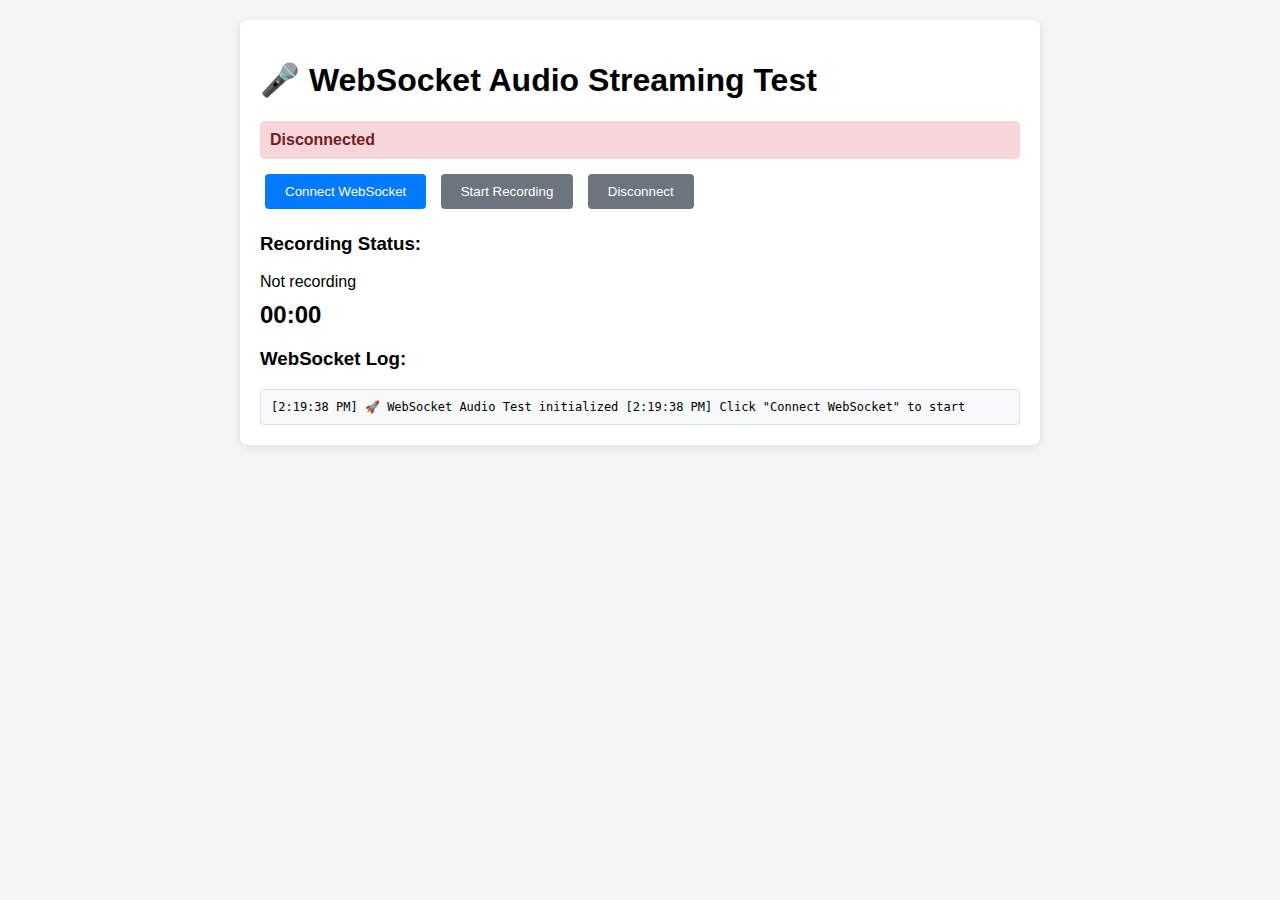
<file: client/websocket_test.html>
<!DOCTYPE html>
<html lang="en">
  <head>
    <meta charset="UTF-8" />
    <meta name="viewport" content="width=device-width, initial-scale=1.0" />
    <title>WebSocket Audio Test</title>
    <style>
      body {
        font-family: Arial, sans-serif;
        max-width: 800px;
        margin: 0 auto;
        padding: 20px;
        background: #f5f5f5;
      }
      .container {
        background: white;
        padding: 20px;
        border-radius: 8px;
        box-shadow: 0 2px 10px rgba(0, 0, 0, 0.1);
      }
      .status {
        padding: 10px;
        margin: 10px 0;
        border-radius: 4px;
        font-weight: bold;
      }
      .status.connected {
        background: #d4edda;
        color: #155724;
      }
      .status.disconnected {
        background: #f8d7da;
        color: #721c24;
      }
      .status.recording {
        background: #fff3cd;
        color: #856404;
      }
      button {
        background: #007bff;
        color: white;
        border: none;
        padding: 10px 20px;
        border-radius: 4px;
        cursor: pointer;
        margin: 5px;
      }
      button:hover {
        background: #0056b3;
      }
      button:disabled {
        background: #6c757d;
        cursor: not-allowed;
      }
      .log {
        background: #f8f9fa;
        border: 1px solid #dee2e6;
        padding: 10px;
        border-radius: 4px;
        max-height: 300px;
        overflow-y: auto;
        font-family: monospace;
        font-size: 12px;
      }
    </style>
  </head>
  <body>
    <div class="container">
      <h1>🎤 WebSocket Audio Streaming Test</h1>

      <div id="status" class="status disconnected">Disconnected</div>

      <div>
        <button id="connectBtn" onclick="connectWebSocket()">
          Connect WebSocket
        </button>
        <button id="recordBtn" onclick="toggleRecording()" disabled>
          Start Recording
        </button>
        <button id="disconnectBtn" onclick="disconnectWebSocket()" disabled>
          Disconnect
        </button>
      </div>

      <div>
        <h3>Recording Status:</h3>
        <div id="recordingStatus">Not recording</div>
        <div
          id="timer"
          style="font-size: 24px; font-weight: bold; margin: 10px 0"
        >
          00:00
        </div>
      </div>

      <div>
        <h3>WebSocket Log:</h3>
        <div id="log" class="log"></div>
      </div>
    </div>

    <script>
      let websocket = null;
      let mediaRecorder = null;
      let isRecording = false;
      let recordingStartTime = null;
      let timerInterval = null;
      let chunkCount = 0;
      let totalBytes = 0;

      function log(message) {
        const logDiv = document.getElementById("log");
        const timestamp = new Date().toLocaleTimeString();
        logDiv.innerHTML += `[${timestamp}] ${message}\n`;
        logDiv.scrollTop = logDiv.scrollHeight;
      }

      function updateStatus(message, className) {
        const statusDiv = document.getElementById("status");
        statusDiv.textContent = message;
        statusDiv.className = `status ${className}`;
      }

      function updateRecordingStatus(message) {
        document.getElementById("recordingStatus").textContent = message;
      }

      function connectWebSocket() {
        try {
          const protocol =
            window.location.protocol === "https:" ? "wss:" : "ws:";
          const wsUrl = `${protocol}//${window.location.host}/ws/audio`;

          log(`Connecting to WebSocket: ${wsUrl}`);

          websocket = new WebSocket(wsUrl);

          websocket.onopen = () => {
            log("✅ WebSocket connected");
            updateStatus("Connected", "connected");
            document.getElementById("connectBtn").disabled = true;
            document.getElementById("recordBtn").disabled = false;
            document.getElementById("disconnectBtn").disabled = false;
          };

          websocket.onmessage = (event) => {
            try {
              const data = JSON.parse(event.data);
              log(`📨 Received: ${JSON.stringify(data)}`);

              if (data.type === "status") {
                updateRecordingStatus(`Server: ${data.message}`);
              } else if (data.type === "error") {
                log(`❌ Error: ${data.message}`);
              } else if (data.type === "chunk_received") {
                log(
                  `📦 Chunk received: ${data.chunk_size} bytes (total: ${data.total_size} bytes)`
                );
              } else if (data.type === "transcription") {
                log(`🎤 REAL-TIME TRANSCRIPTION: ${data.transcript}`);
                updateRecordingStatus(`🎤 Live: ${data.transcript}`);
              } else if (data.type === "final_transcription") {
                log(`🎤 FINAL TRANSCRIPTION: ${data.transcript}`);
                updateRecordingStatus(`🎤 Final: ${data.transcript}`);
              }
            } catch (e) {
              log(`📨 Raw message: ${event.data}`);
            }
          };

          websocket.onerror = (error) => {
            log(`❌ WebSocket error: ${error}`);
            updateStatus("Connection Error", "disconnected");
          };

          websocket.onclose = () => {
            log("🔌 WebSocket disconnected");
            updateStatus("Disconnected", "disconnected");
            document.getElementById("connectBtn").disabled = false;
            document.getElementById("recordBtn").disabled = true;
            document.getElementById("disconnectBtn").disabled = true;
            if (isRecording) {
              stopRecording();
            }
          };
        } catch (error) {
          log(`❌ Connection error: ${error}`);
          updateStatus("Connection Failed", "disconnected");
        }
      }

      function disconnectWebSocket() {
        if (websocket) {
          websocket.close();
          websocket = null;
        }
      }

      async function toggleRecording() {
        if (!isRecording) {
          await startRecording();
        } else {
          stopRecording();
        }
      }

      async function startRecording() {
        if (!navigator.mediaDevices || !navigator.mediaDevices.getUserMedia) {
          log("❌ Browser does not support audio recording");
          return;
        }

        try {
          const stream = await navigator.mediaDevices.getUserMedia({
            audio: {
              echoCancellation: false,
              noiseSuppression: false,
              autoGainControl: false,
            },
          });

          mediaRecorder = new MediaRecorder(stream);
          isRecording = true;
          chunkCount = 0;
          totalBytes = 0;

          // Send start signal
          if (websocket && websocket.readyState === WebSocket.OPEN) {
            websocket.send(
              JSON.stringify({
                type: "start",
                timestamp: Date.now(),
              })
            );
          }

          mediaRecorder.ondataavailable = (event) => {
            if (event.data.size > 0) {
              sendAudioChunk(event.data);
            }
          };

          mediaRecorder.onstop = () => {
            stream.getTracks().forEach((track) => track.stop());
            stopTimer();
            updateRecordingStatus("Recording stopped");
          };

          // Start recording with 100ms chunks
          mediaRecorder.start(100);
          recordingStartTime = Date.now();
          startTimer();

          document.getElementById("recordBtn").textContent = "Stop Recording";
          updateRecordingStatus("Recording...");
          updateStatus("Recording", "recording");

          log("🎤 Recording started");
        } catch (error) {
          log(`❌ Error starting recording: ${error}`);
          updateRecordingStatus("Failed to start recording");
        }
      }

      function sendAudioChunk(audioBlob) {
        if (!websocket || websocket.readyState !== WebSocket.OPEN) {
          log("⚠️ WebSocket not connected, cannot send chunk");
          return;
        }

        try {
          const reader = new FileReader();
          reader.onload = () => {
            const base64Data = reader.result.split(",")[1];
            websocket.send(base64Data);
            chunkCount++;
            totalBytes += audioBlob.size;
            log(
              `📤 Sent chunk ${chunkCount}: ${audioBlob.size} bytes (total: ${totalBytes} bytes)`
            );
          };
          reader.readAsDataURL(audioBlob);
        } catch (error) {
          log(`❌ Error sending audio chunk: ${error}`);
        }
      }

      function stopRecording() {
        if (mediaRecorder && mediaRecorder.state === "recording") {
          mediaRecorder.stop();

          // Send stop signal
          if (websocket && websocket.readyState === WebSocket.OPEN) {
            websocket.send(
              JSON.stringify({
                type: "stop",
                timestamp: Date.now(),
              })
            );
          }

          document.getElementById("recordBtn").textContent = "Start Recording";
          updateStatus("Connected", "connected");

          log(
            `🛑 Recording stopped. Sent ${chunkCount} chunks, ${totalBytes} total bytes`
          );
        }
      }

      function startTimer() {
        timerInterval = setInterval(() => {
          if (recordingStartTime) {
            const elapsed = Math.floor(
              (Date.now() - recordingStartTime) / 1000
            );
            const minutes = Math.floor(elapsed / 60)
              .toString()
              .padStart(2, "0");
            const seconds = (elapsed % 60).toString().padStart(2, "0");
            document.getElementById(
              "timer"
            ).textContent = `${minutes}:${seconds}`;
          }
        }, 1000);
      }

      function stopTimer() {
        if (timerInterval) {
          clearInterval(timerInterval);
          timerInterval = null;
        }
        document.getElementById("timer").textContent = "00:00";
      }

      // Initialize
      log("🚀 WebSocket Audio Test initialized");
      log('Click "Connect WebSocket" to start');
    </script>
  </body>
</html>
</file>
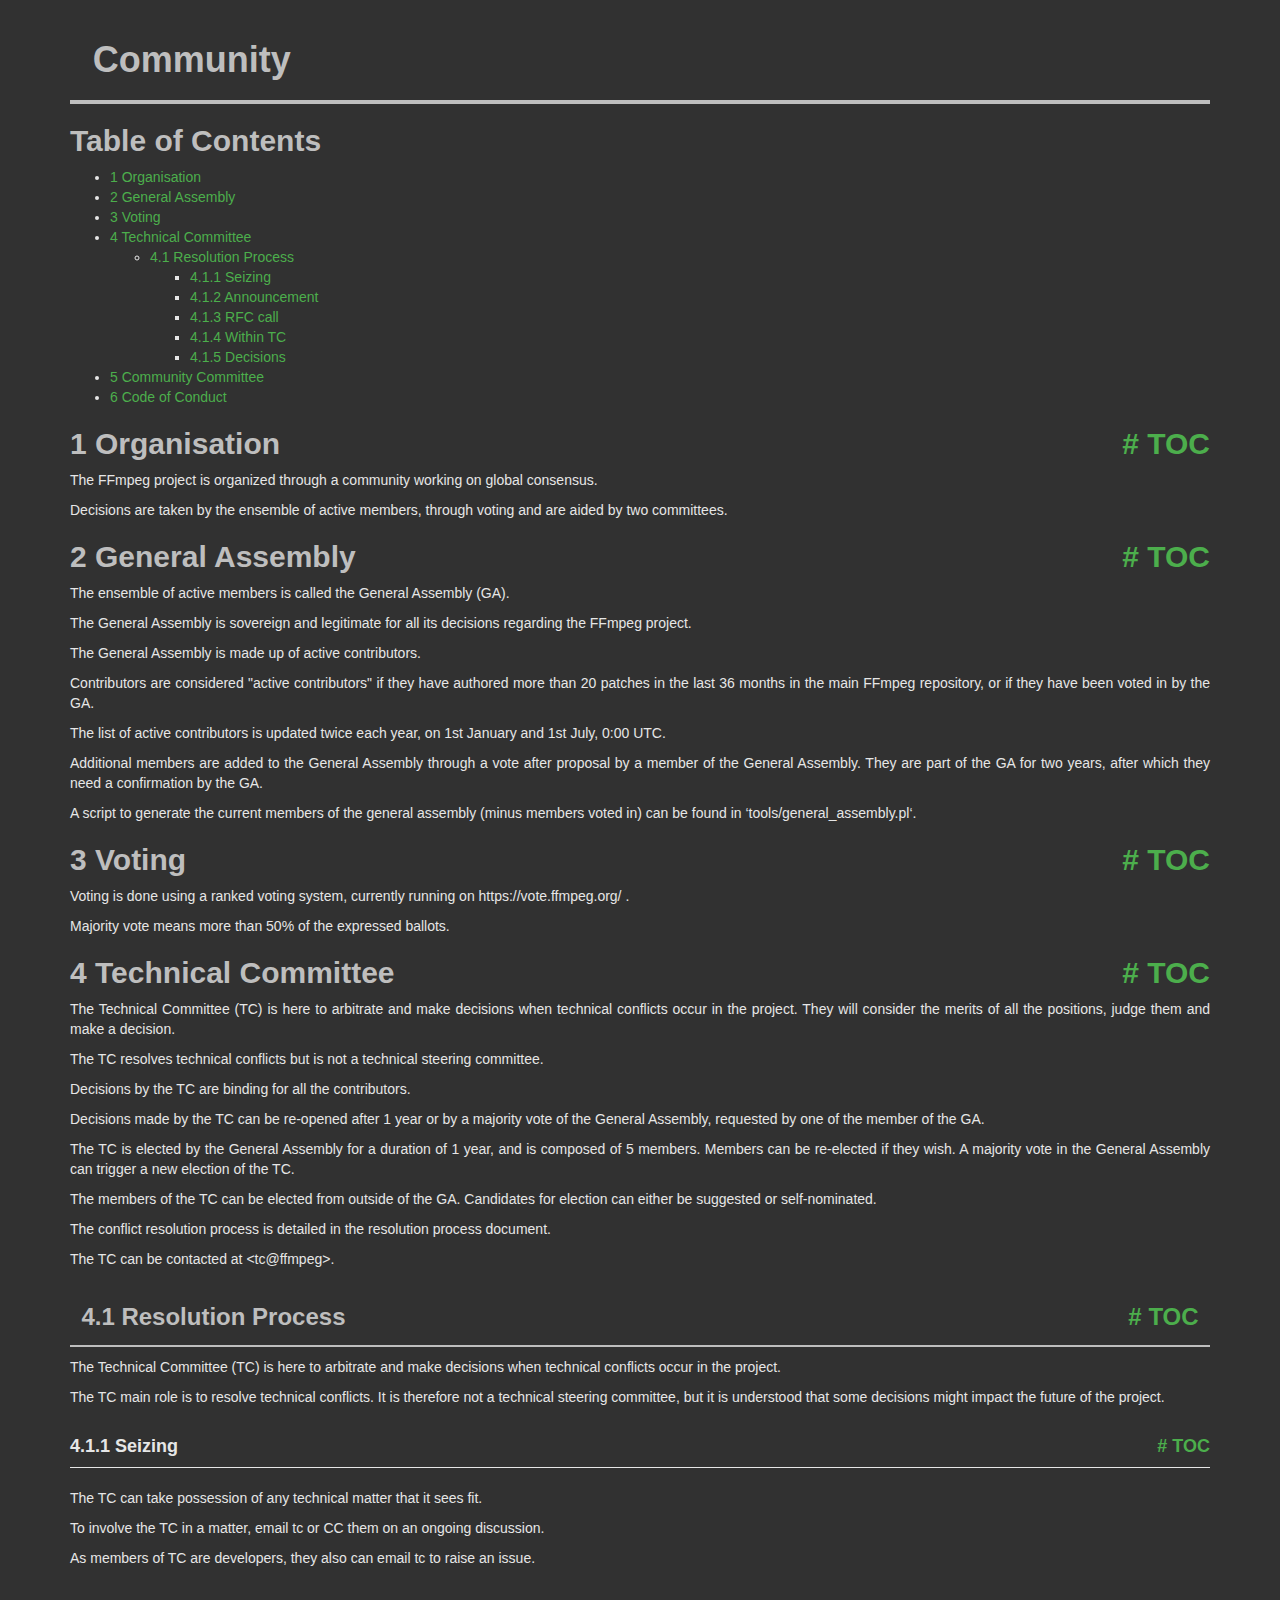
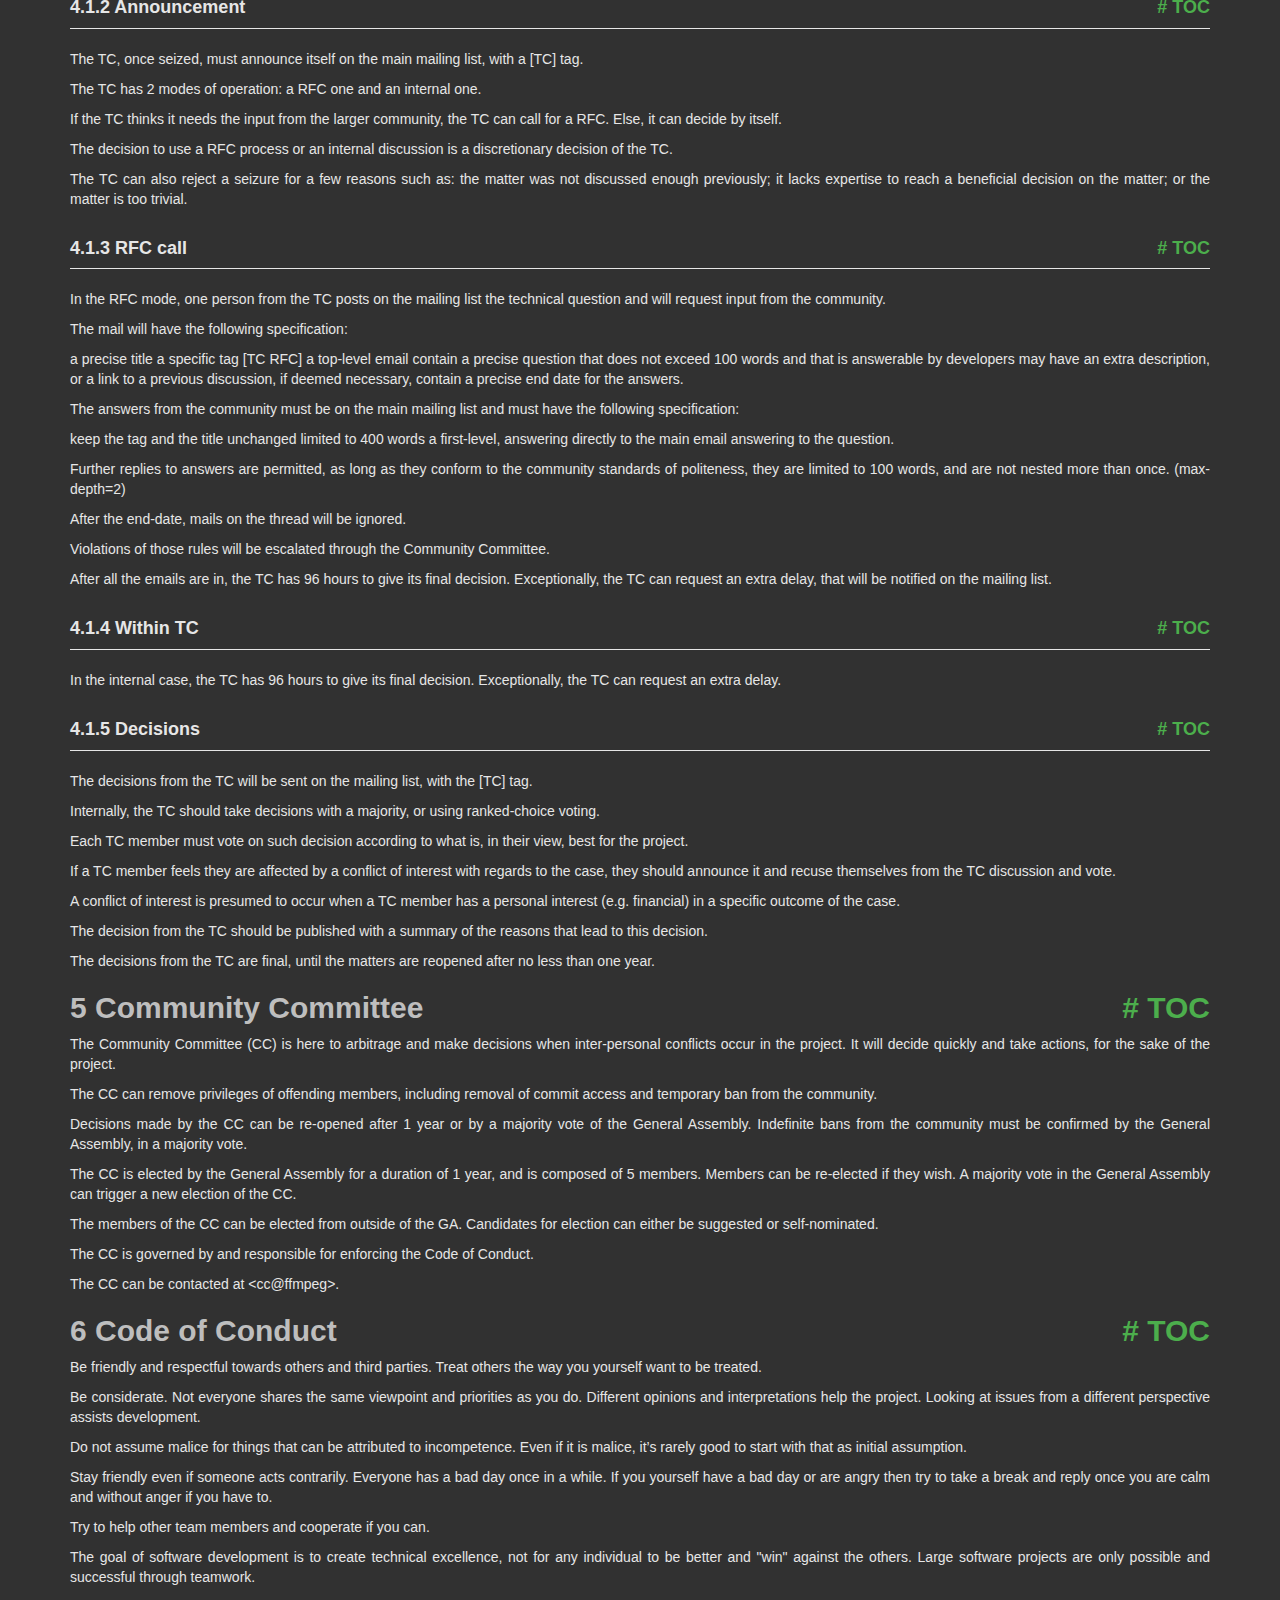
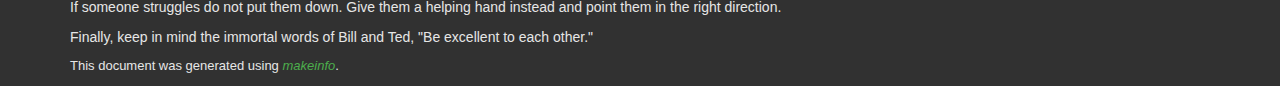
<file: ffmpeg/ffmpeg-master-latest-win64-gpl/doc/community.html>
<!DOCTYPE html PUBLIC "-//W3C//DTD HTML 4.01 Transitional//EN" "http://www.w3.org/TR/html4/loose.dtd">
<html>
<!-- Created by , GNU Texinfo 7.1.1 -->
  <head>
    <meta charset="utf-8">
    <title>
      Community
    </title>
    <meta name="viewport" content="width=device-width,initial-scale=1.0">
    <link rel="stylesheet" type="text/css" href="bootstrap.min.css">
    <link rel="stylesheet" type="text/css" href="style.min.css">
  </head>
  <body>
    <div class="container">
      <h1>
      Community
      </h1>


<a name="SEC_Top"></a>

<div class="element-contents" id="SEC_Contents">
<h2 class="contents-heading">Table of Contents</h2>

<div class="contents">

<ul class="toc-numbered-mark">
  <li><a id="toc-Organisation-1" href="#Organisation-1">1 Organisation</a></li>
  <li><a id="toc-General-Assembly-1" href="#General-Assembly-1">2 General Assembly</a></li>
  <li><a id="toc-Voting-1" href="#Voting-1">3 Voting</a></li>
  <li><a id="toc-Technical-Committee-1" href="#Technical-Committee-1">4 Technical Committee</a>
  <ul class="toc-numbered-mark">
    <li><a id="toc-Resolution-Process-1" href="#Resolution-Process-1">4.1 Resolution Process</a>
    <ul class="toc-numbered-mark">
      <li><a id="toc-Seizing" href="#Seizing">4.1.1 Seizing</a></li>
      <li><a id="toc-Announcement" href="#Announcement">4.1.2 Announcement</a></li>
      <li><a id="toc-RFC-call" href="#RFC-call">4.1.3 RFC call</a></li>
      <li><a id="toc-Within-TC" href="#Within-TC">4.1.4 Within TC</a></li>
      <li><a id="toc-Decisions" href="#Decisions">4.1.5 Decisions</a></li>
    </ul></li>
  </ul></li>
  <li><a id="toc-Community-Committee-1" href="#Community-Committee-1">5 Community Committee</a></li>
  <li><a id="toc-Code-of-Conduct-1" href="#Code-of-Conduct-1">6 Code of Conduct</a></li>
</ul>
</div>
</div>

<a class="anchor" id="Organisation"></a><a name="Organisation-1"></a>
<h2 class="chapter">1 Organisation<span class="pull-right"><a class="anchor hidden-xs" href="#Organisation-1" aria-hidden="true">#</a> <a class="anchor hidden-xs"href="#toc-Organisation-1" aria-hidden="true">TOC</a></span></h2>

<p>The FFmpeg project is organized through a community working on global consensus.
</p>
<p>Decisions are taken by the ensemble of active members, through voting and are aided by two committees.
</p>
<a class="anchor" id="General-Assembly"></a><a name="General-Assembly-1"></a>
<h2 class="chapter">2 General Assembly<span class="pull-right"><a class="anchor hidden-xs" href="#General-Assembly-1" aria-hidden="true">#</a> <a class="anchor hidden-xs"href="#toc-General-Assembly-1" aria-hidden="true">TOC</a></span></h2>

<p>The ensemble of active members is called the General Assembly (GA).
</p>
<p>The General Assembly is sovereign and legitimate for all its decisions regarding the FFmpeg project.
</p>
<p>The General Assembly is made up of active contributors.
</p>
<p>Contributors are considered &quot;active contributors&quot; if they have authored more than 20 patches in the last 36 months in the main FFmpeg repository, or if they have been voted in by the GA.
</p>
<p>The list of active contributors is updated twice each year, on 1st January and 1st July, 0:00 UTC.
</p>
<p>Additional members are added to the General Assembly through a vote after proposal by a member of the General Assembly. They are part of the GA for two years, after which they need a confirmation by the GA.
</p>
<p>A script to generate the current members of the general assembly (minus members voted in) can be found in &lsquo;tools/general_assembly.pl&lsquo;.
</p>
<a class="anchor" id="Voting"></a><a name="Voting-1"></a>
<h2 class="chapter">3 Voting<span class="pull-right"><a class="anchor hidden-xs" href="#Voting-1" aria-hidden="true">#</a> <a class="anchor hidden-xs"href="#toc-Voting-1" aria-hidden="true">TOC</a></span></h2>

<p>Voting is done using a ranked voting system, currently running on https://vote.ffmpeg.org/ .
</p>
<p>Majority vote means more than 50% of the expressed ballots.
</p>
<a class="anchor" id="Technical-Committee"></a><a name="Technical-Committee-1"></a>
<h2 class="chapter">4 Technical Committee<span class="pull-right"><a class="anchor hidden-xs" href="#Technical-Committee-1" aria-hidden="true">#</a> <a class="anchor hidden-xs"href="#toc-Technical-Committee-1" aria-hidden="true">TOC</a></span></h2>

<p>The Technical Committee (TC) is here to arbitrate and make decisions when technical conflicts occur in the project. They will consider the merits of all the positions, judge them and make a decision.
</p>
<p>The TC resolves technical conflicts but is not a technical steering committee.
</p>
<p>Decisions by the TC are binding for all the contributors.
</p>
<p>Decisions made by the TC can be re-opened after 1 year or by a majority vote of the General Assembly, requested by one of the member of the GA.
</p>
<p>The TC is elected by the General Assembly for a duration of 1 year, and is composed of 5 members. Members can be re-elected if they wish. A majority vote in the General Assembly can trigger a new election of the TC.
</p>
<p>The members of the TC can be elected from outside of the GA. Candidates for election can either be suggested or self-nominated.
</p>
<p>The conflict resolution process is detailed in the resolution process document.
</p>
<p>The TC can be contacted at &lt;tc@ffmpeg&gt;.
</p>
<a class="anchor" id="Resolution-Process"></a><a name="Resolution-Process-1"></a>
<h3 class="section">4.1 Resolution Process<span class="pull-right"><a class="anchor hidden-xs" href="#Resolution-Process-1" aria-hidden="true">#</a> <a class="anchor hidden-xs"href="#toc-Resolution-Process-1" aria-hidden="true">TOC</a></span></h3>

<p>The Technical Committee (TC) is here to arbitrate and make decisions when technical conflicts occur in the project.
</p>
<p>The TC main role is to resolve technical conflicts. It is therefore not a technical steering committee, but it is understood that some decisions might impact the future of the project.
</p>
<a name="Seizing"></a>
<h4 class="subsection">4.1.1 Seizing<span class="pull-right"><a class="anchor hidden-xs" href="#Seizing" aria-hidden="true">#</a> <a class="anchor hidden-xs"href="#toc-Seizing" aria-hidden="true">TOC</a></span></h4>

<p>The TC can take possession of any technical matter that it sees fit.
</p>
<p>To involve the TC in a matter, email tc&nbsp;or CC them on an ongoing discussion.
</p>
<p>As members of TC are developers, they also can email tc&nbsp;to raise an issue.
</p><a name="Announcement"></a>
<h4 class="subsection">4.1.2 Announcement<span class="pull-right"><a class="anchor hidden-xs" href="#Announcement" aria-hidden="true">#</a> <a class="anchor hidden-xs"href="#toc-Announcement" aria-hidden="true">TOC</a></span></h4>

<p>The TC, once seized, must announce itself on the main mailing list, with a [TC] tag.
</p>
<p>The TC has 2 modes of operation: a RFC one and an internal one.
</p>
<p>If the TC thinks it needs the input from the larger community, the TC can call for a RFC. Else, it can decide by itself.
</p>
<p>The decision to use a RFC process or an internal discussion is a discretionary decision of the TC.
</p>
<p>The TC can also reject a seizure for a few reasons such as: the matter was not discussed enough previously; it lacks expertise to reach a beneficial decision on the matter; or the matter is too trivial.
</p><a name="RFC-call"></a>
<h4 class="subsection">4.1.3 RFC call<span class="pull-right"><a class="anchor hidden-xs" href="#RFC-call" aria-hidden="true">#</a> <a class="anchor hidden-xs"href="#toc-RFC-call" aria-hidden="true">TOC</a></span></h4>

<p>In the RFC mode, one person from the TC posts on the mailing list the technical question and will request input from the community.
</p>
<p>The mail will have the following specification:
</p>
<p>a precise title
    a specific tag [TC RFC]
    a top-level email
    contain a precise question that does not exceed 100 words and that is answerable by developers
    may have an extra description, or a link to a previous discussion, if deemed necessary,
    contain a precise end date for the answers.
</p>
<p>The answers from the community must be on the main mailing list and must have the following specification:
</p>
<p>keep the tag and the title unchanged
    limited to 400 words
    a first-level, answering directly to the main email
    answering to the question.
</p>
<p>Further replies to answers are permitted, as long as they conform to the community standards of politeness, they are limited to 100 words, and are not nested more than once. (max-depth=2)
</p>
<p>After the end-date, mails on the thread will be ignored.
</p>
<p>Violations of those rules will be escalated through the Community Committee.
</p>
<p>After all the emails are in, the TC has 96 hours to give its final decision. Exceptionally, the TC can request an extra delay, that will be notified on the mailing list.
</p><a name="Within-TC"></a>
<h4 class="subsection">4.1.4 Within TC<span class="pull-right"><a class="anchor hidden-xs" href="#Within-TC" aria-hidden="true">#</a> <a class="anchor hidden-xs"href="#toc-Within-TC" aria-hidden="true">TOC</a></span></h4>

<p>In the internal case, the TC has 96 hours to give its final decision. Exceptionally, the TC can request an extra delay.
</p><a name="Decisions"></a>
<h4 class="subsection">4.1.5 Decisions<span class="pull-right"><a class="anchor hidden-xs" href="#Decisions" aria-hidden="true">#</a> <a class="anchor hidden-xs"href="#toc-Decisions" aria-hidden="true">TOC</a></span></h4>

<p>The decisions from the TC will be sent on the mailing list, with the [TC] tag.
</p>
<p>Internally, the TC should take decisions with a majority, or using ranked-choice voting.
</p>
<p>Each TC member must vote on such decision according to what is, in their view, best for the project.
</p>
<p>If a TC member feels they are affected by a conflict of interest with regards to the case, they should announce it and recuse themselves from the TC
discussion and vote.
</p>
<p>A conflict of interest is presumed to occur when a TC member has a personal interest (e.g. financial) in a specific outcome of the case.
</p>
<p>The decision from the TC should be published with a summary of the reasons that lead to this decision.
</p>
<p>The decisions from the TC are final, until the matters are reopened after no less than one year.
</p>
<a class="anchor" id="Community-Committee"></a><a name="Community-Committee-1"></a>
<h2 class="chapter">5 Community Committee<span class="pull-right"><a class="anchor hidden-xs" href="#Community-Committee-1" aria-hidden="true">#</a> <a class="anchor hidden-xs"href="#toc-Community-Committee-1" aria-hidden="true">TOC</a></span></h2>

<p>The Community Committee (CC) is here to arbitrage and make decisions when inter-personal conflicts occur in the project. It will decide quickly and take actions, for the sake of the project.
</p>
<p>The CC can remove privileges of offending members, including removal of commit access and temporary ban from the community.
</p>
<p>Decisions made by the CC can be re-opened after 1 year or by a majority vote of the General Assembly. Indefinite bans from the community must be confirmed by the General Assembly, in a majority vote.
</p>
<p>The CC is elected by the General Assembly for a duration of 1 year, and is composed of 5 members. Members can be re-elected if they wish. A majority vote in the General Assembly can trigger a new election of the CC.
</p>
<p>The members of the CC can be elected from outside of the GA. Candidates for election can either be suggested or self-nominated.
</p>
<p>The CC is governed by and responsible for enforcing the Code of Conduct.
</p>
<p>The CC can be contacted at &lt;cc@ffmpeg&gt;.
</p>
<a class="anchor" id="Code-of-Conduct"></a><a name="Code-of-Conduct-1"></a>
<h2 class="chapter">6 Code of Conduct<span class="pull-right"><a class="anchor hidden-xs" href="#Code-of-Conduct-1" aria-hidden="true">#</a> <a class="anchor hidden-xs"href="#toc-Code-of-Conduct-1" aria-hidden="true">TOC</a></span></h2>

<p>Be friendly and respectful towards others and third parties.
Treat others the way you yourself want to be treated.
</p>
<p>Be considerate. Not everyone shares the same viewpoint and priorities as you do.
Different opinions and interpretations help the project.
Looking at issues from a different perspective assists development.
</p>
<p>Do not assume malice for things that can be attributed to incompetence. Even if
it is malice, it&rsquo;s rarely good to start with that as initial assumption.
</p>
<p>Stay friendly even if someone acts contrarily. Everyone has a bad day
once in a while.
If you yourself have a bad day or are angry then try to take a break and reply
once you are calm and without anger if you have to.
</p>
<p>Try to help other team members and cooperate if you can.
</p>
<p>The goal of software development is to create technical excellence, not for any
individual to be better and &quot;win&quot; against the others. Large software projects
are only possible and successful through teamwork.
</p>
<p>If someone struggles do not put them down. Give them a helping hand
instead and point them in the right direction.
</p>
<p>Finally, keep in mind the immortal words of Bill and Ted,
&quot;Be excellent to each other.&quot;
</p>
      <p style="font-size: small;">
        This document was generated using <a class="uref" href="https://www.gnu.org/software/texinfo/"><em class="emph">makeinfo</em></a>.
      </p>
    </div>
  </body>
</html>
</file>
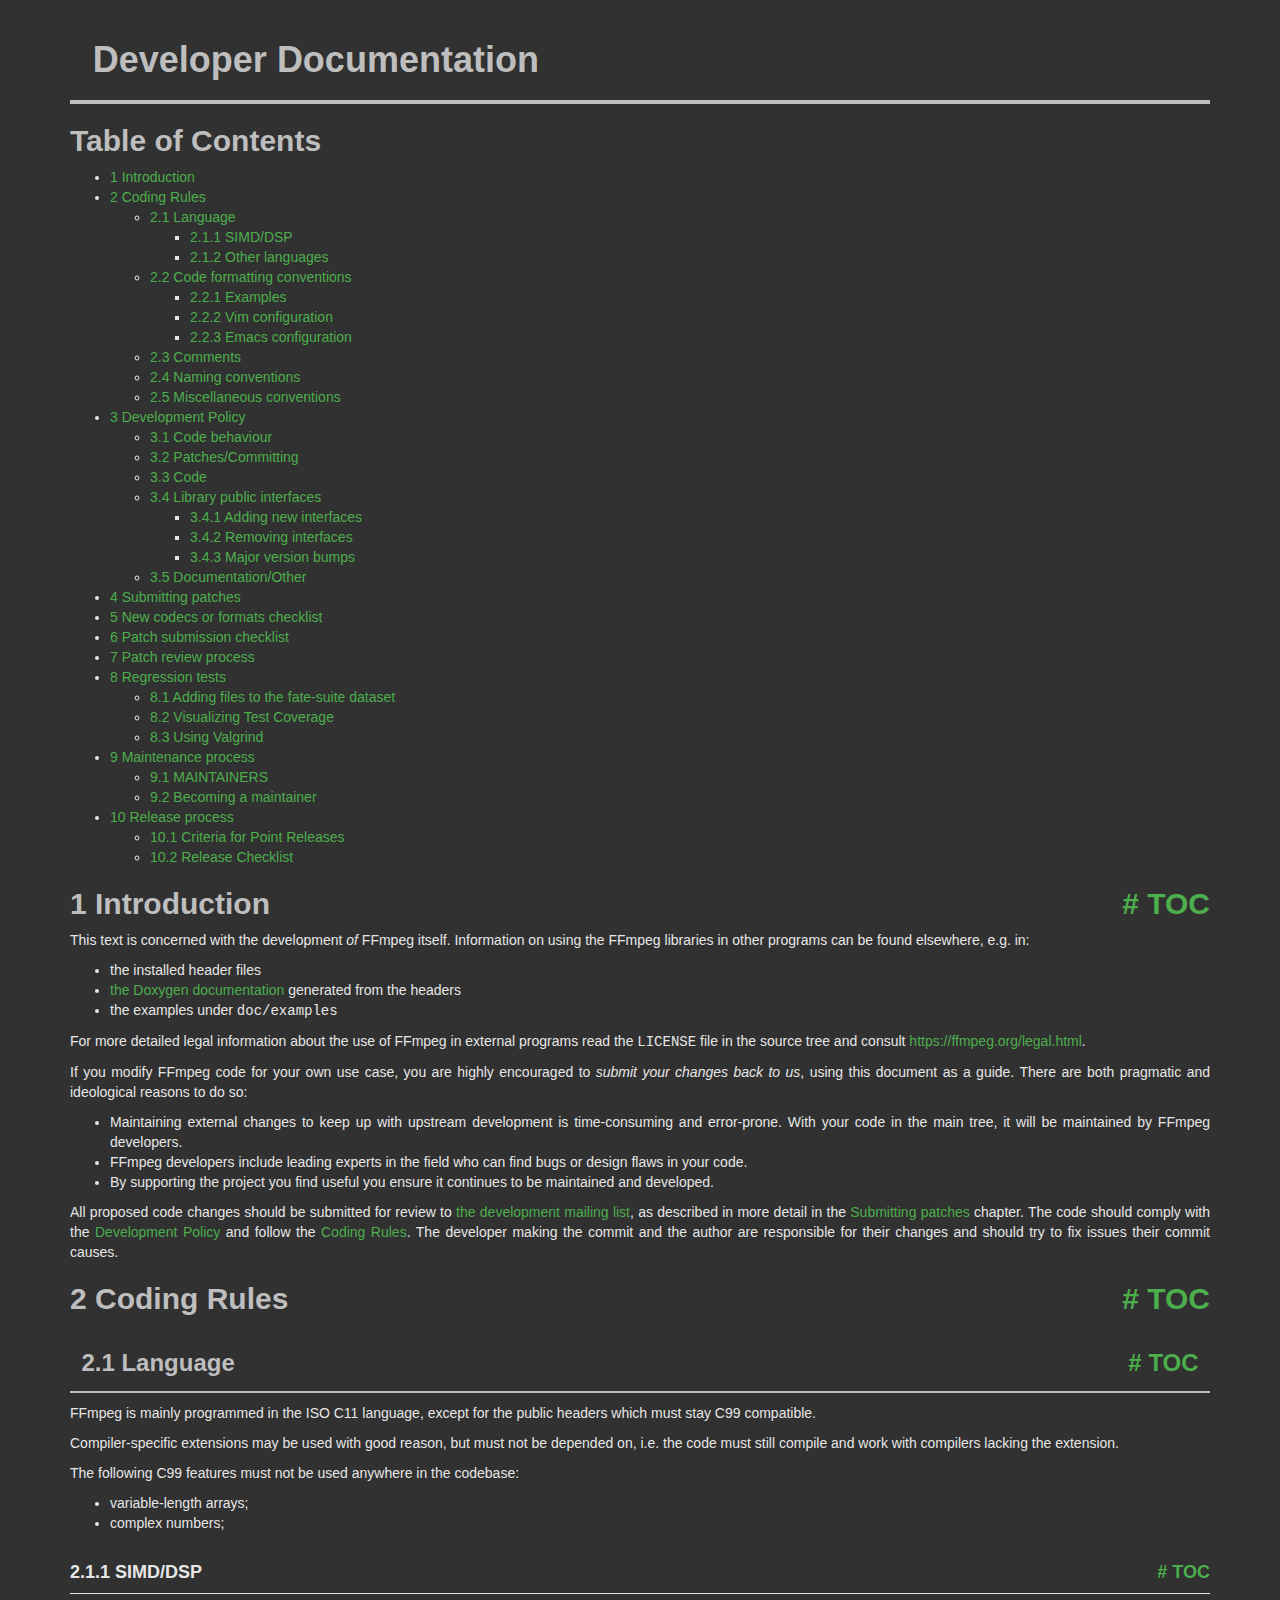
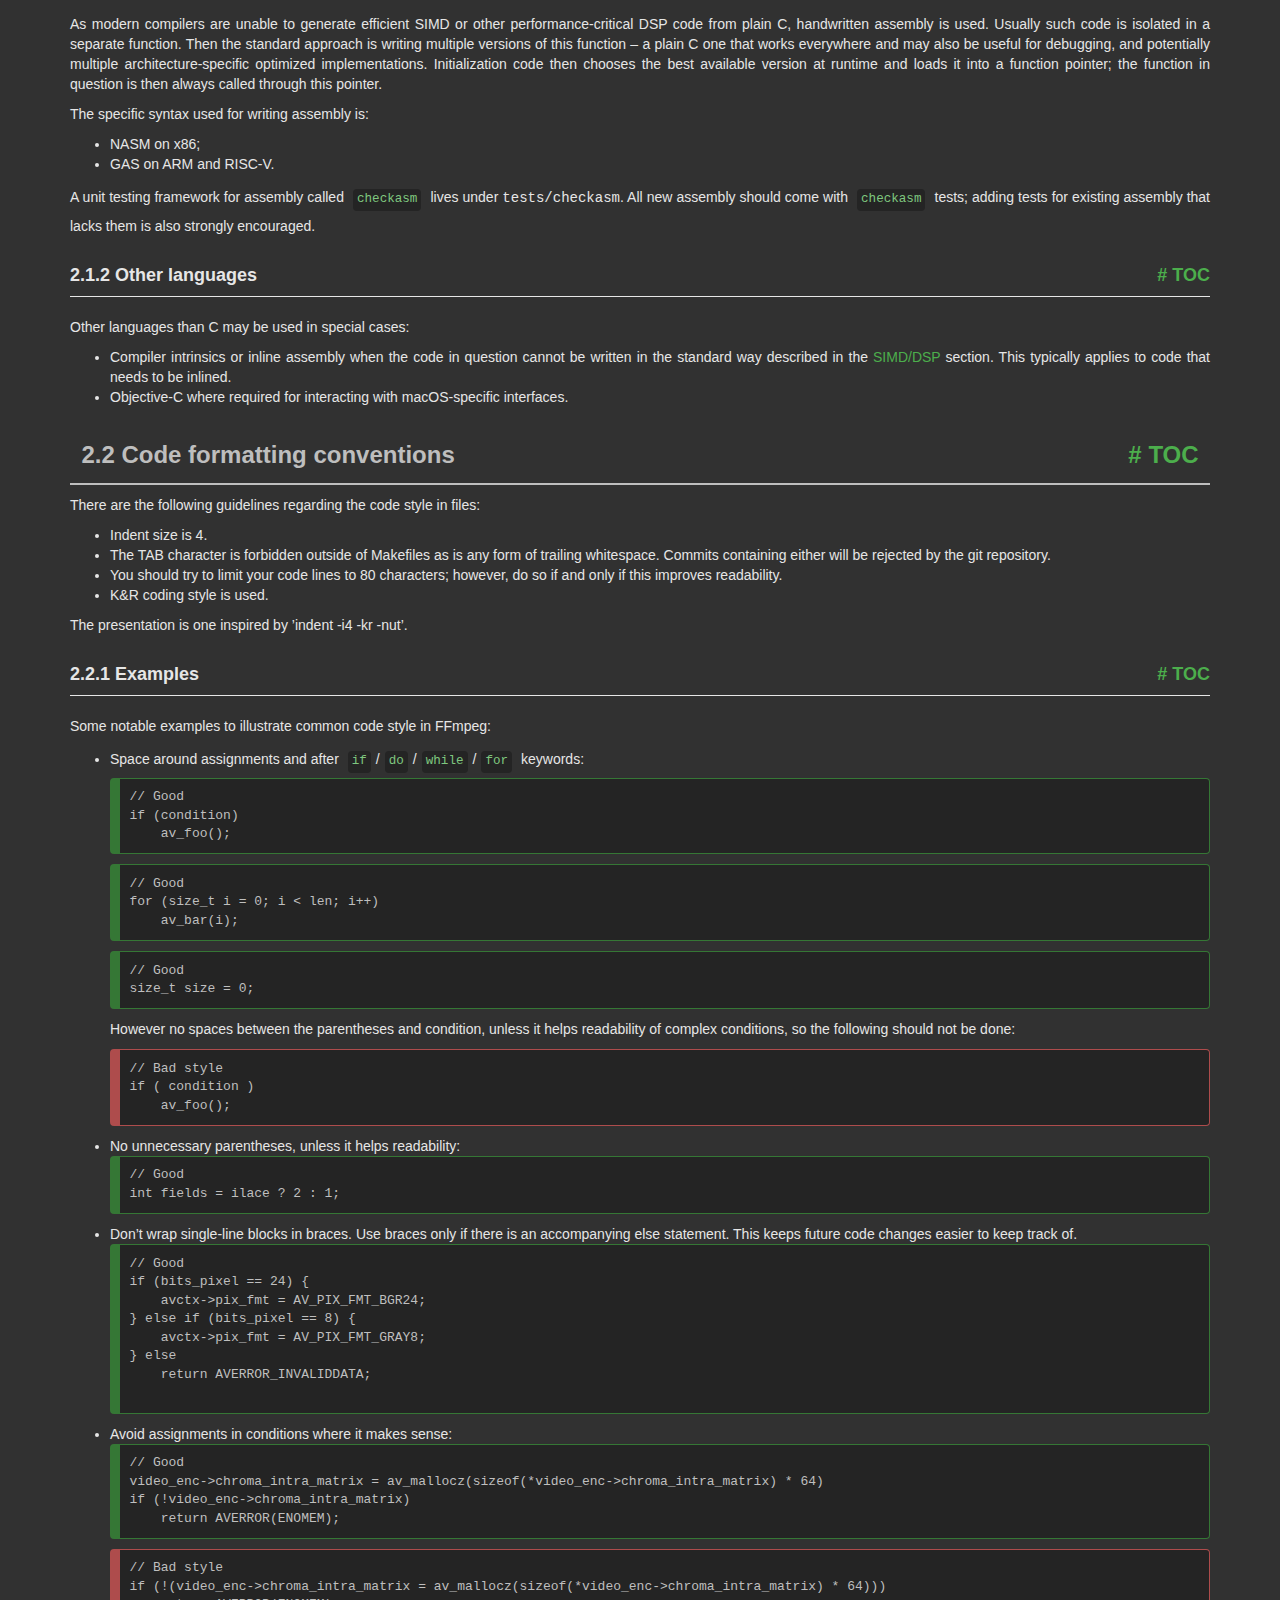
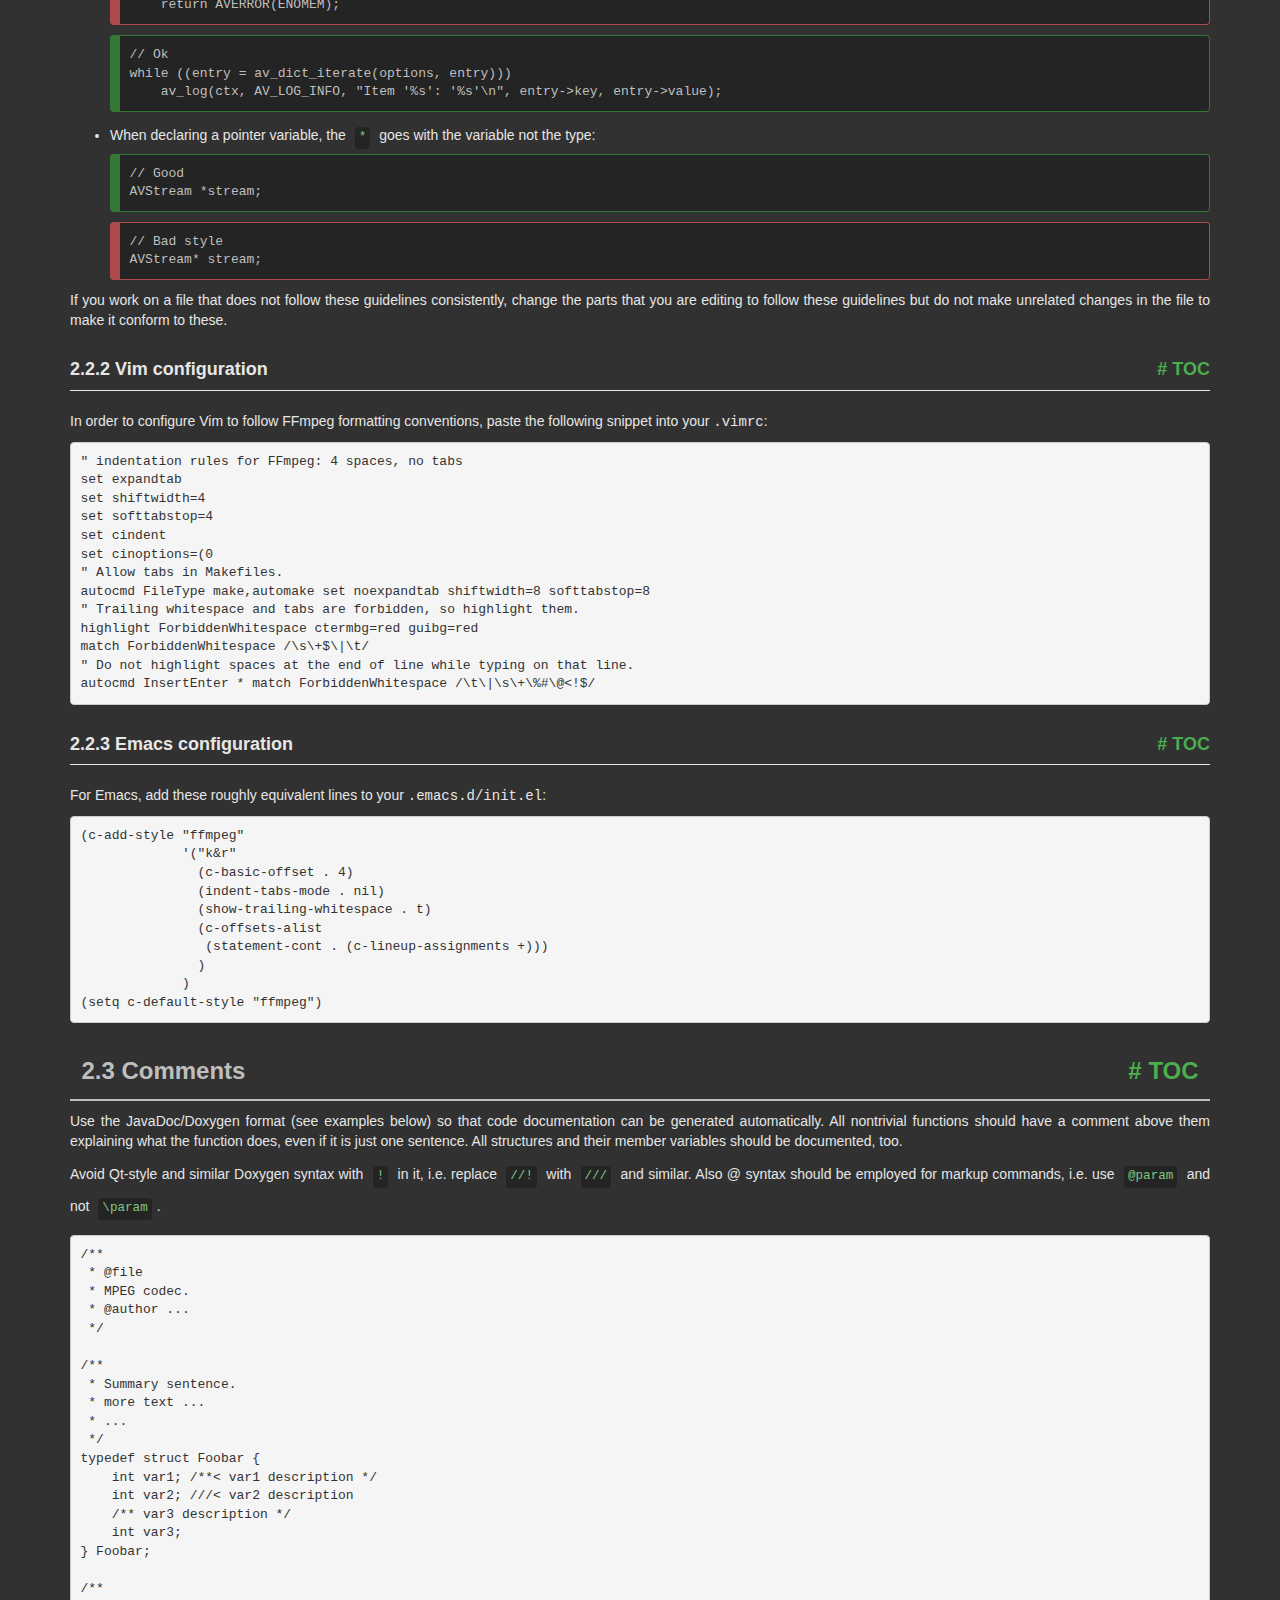
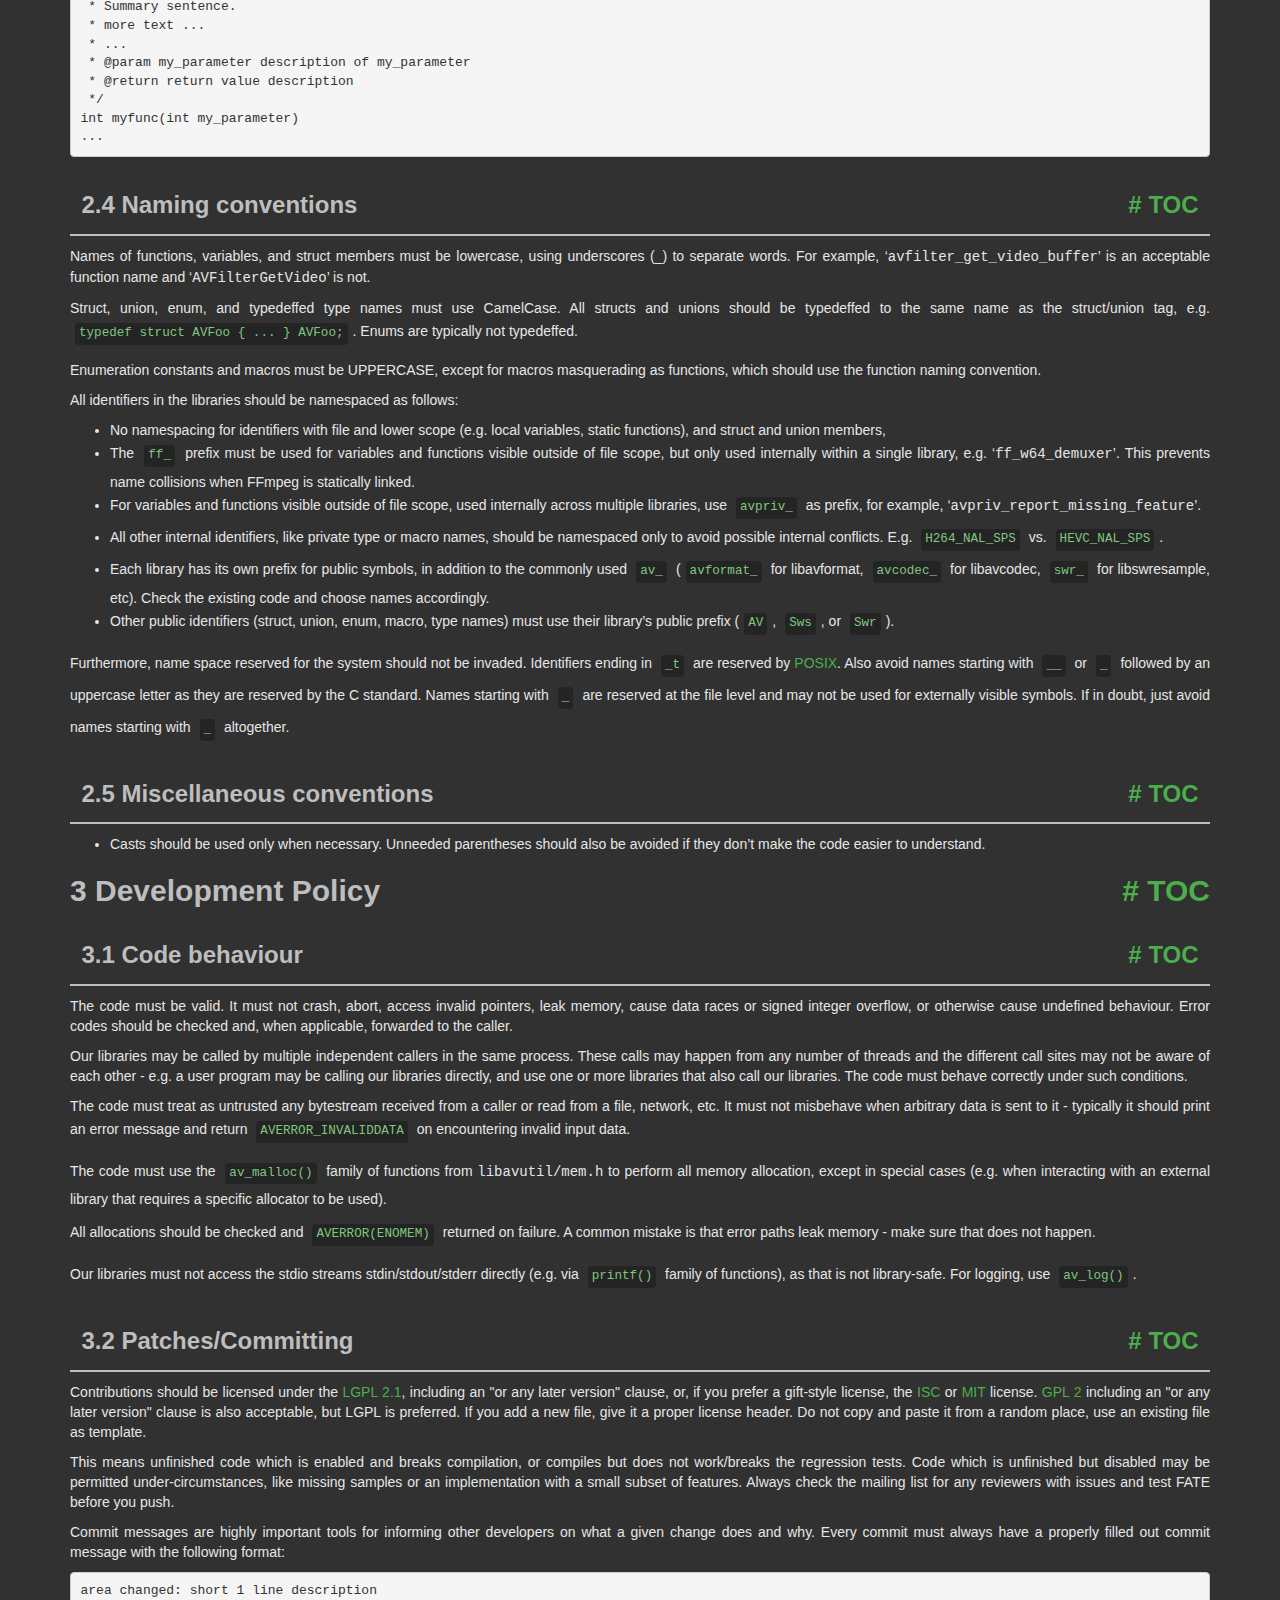
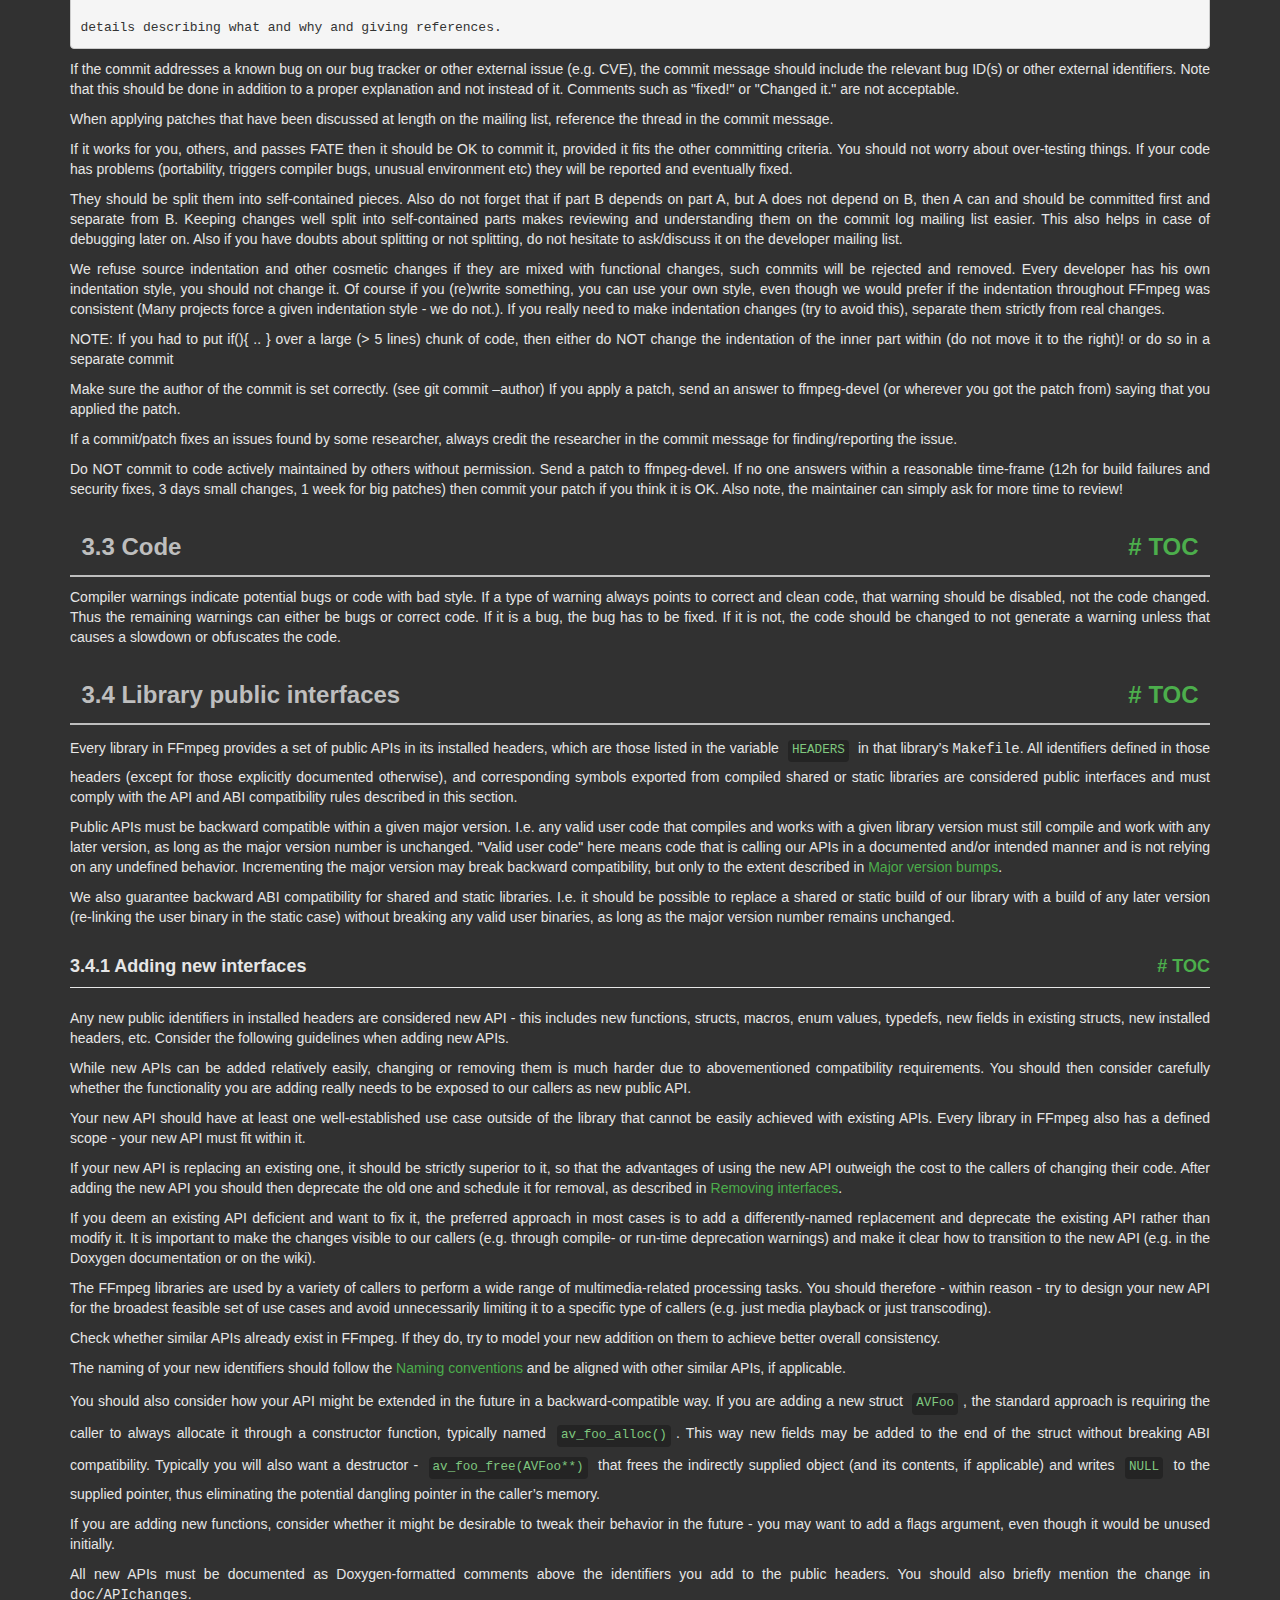
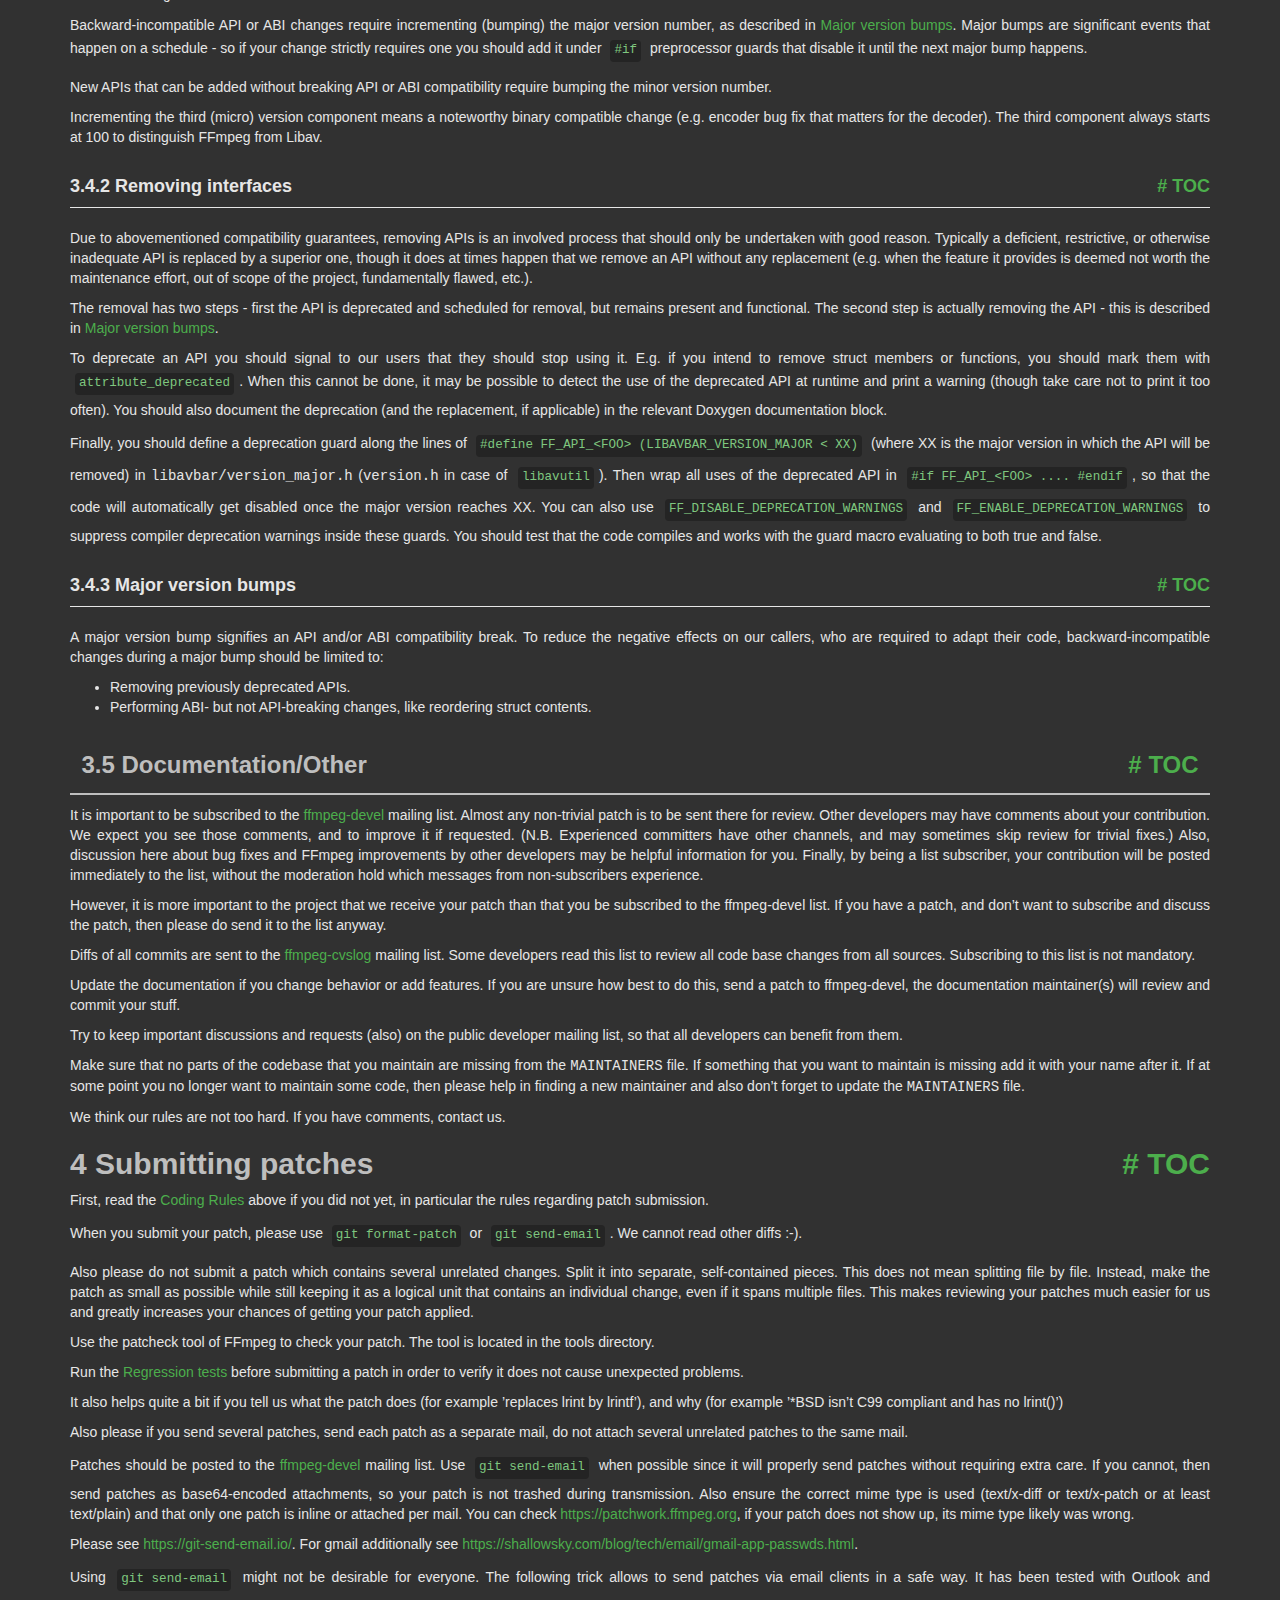
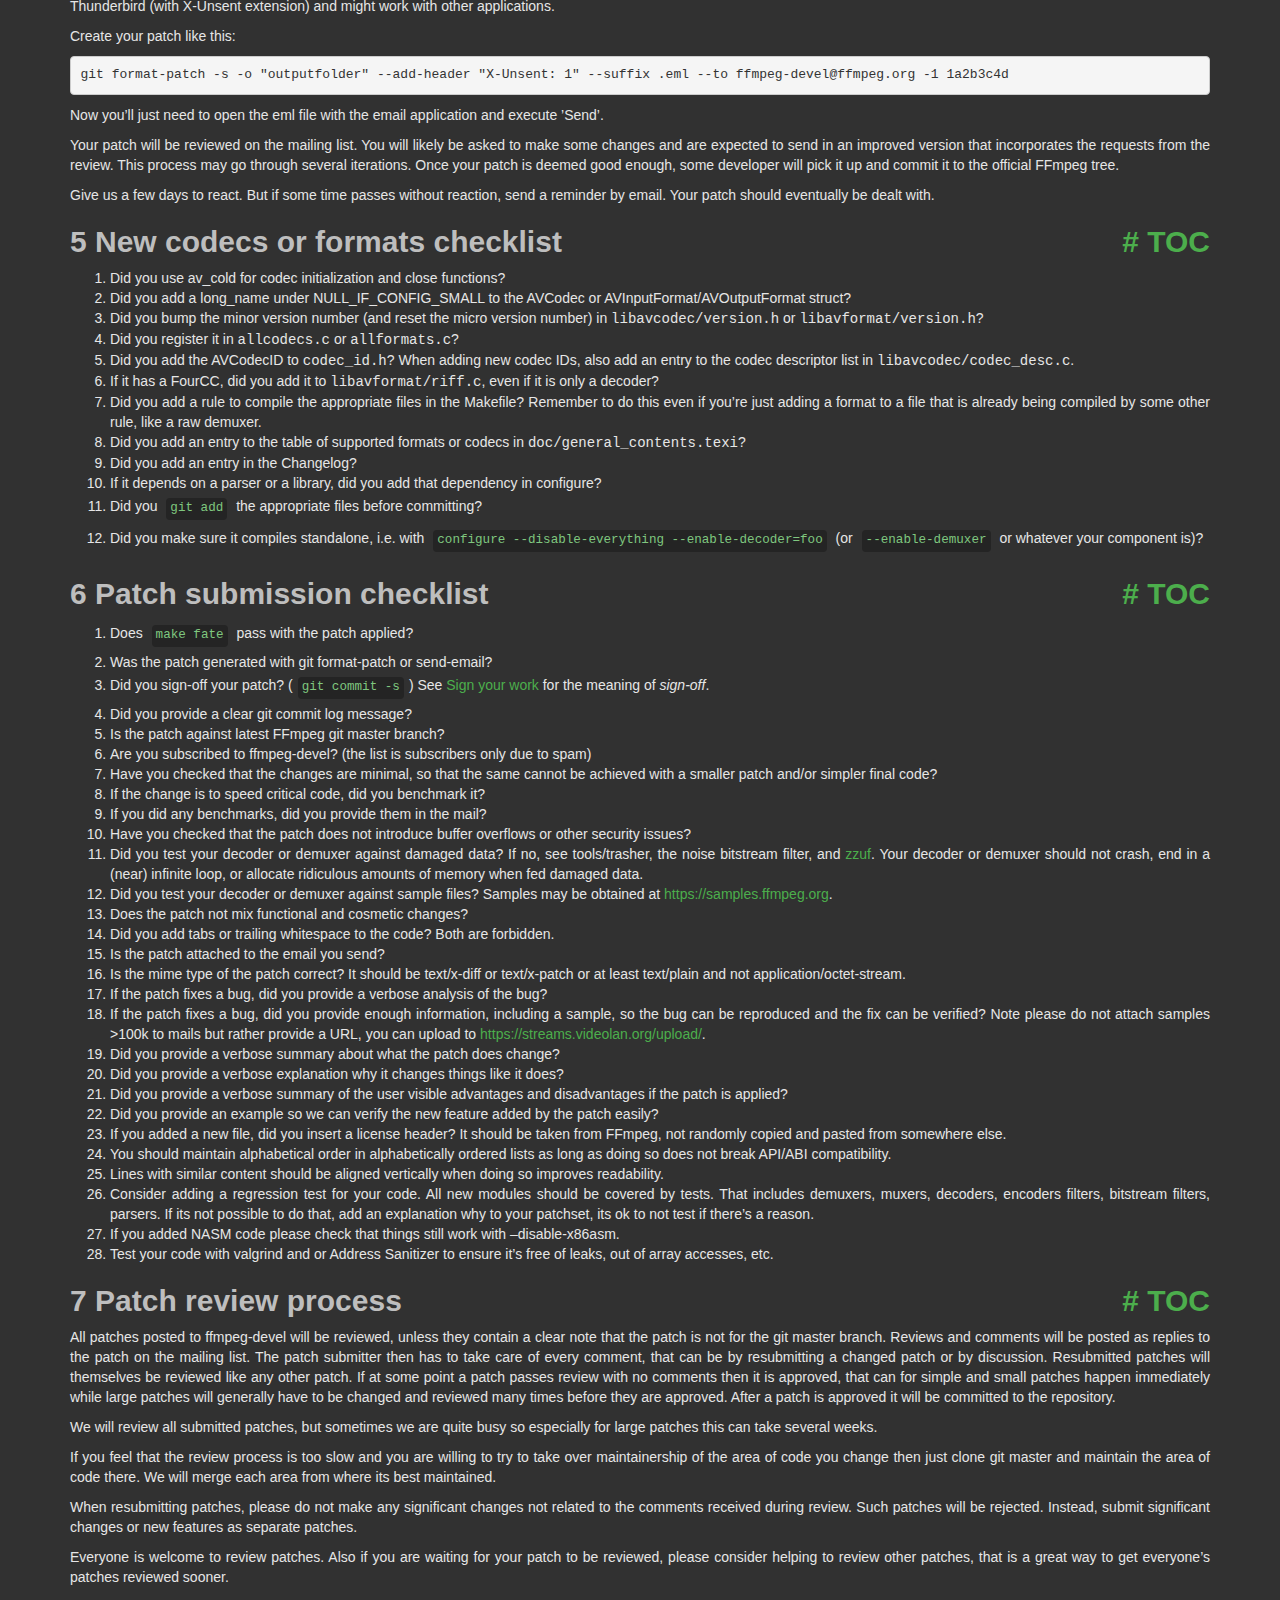
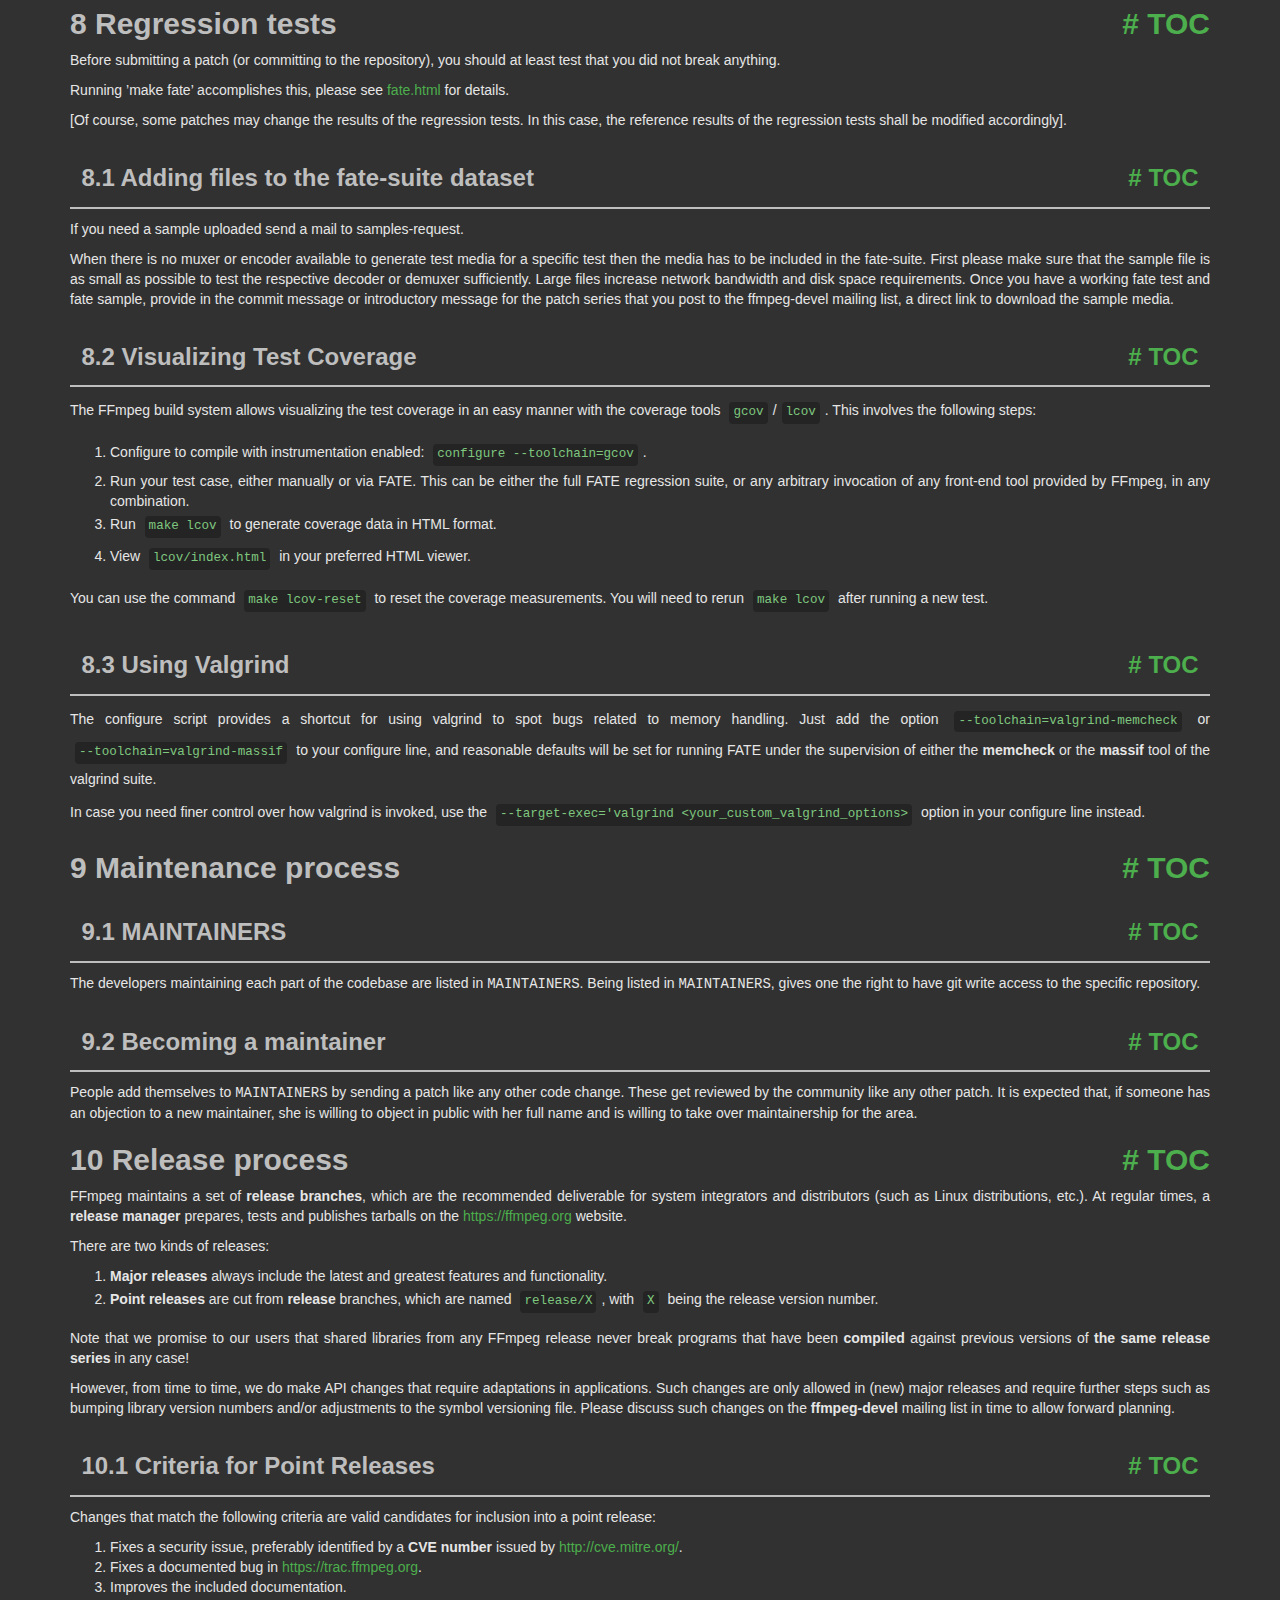
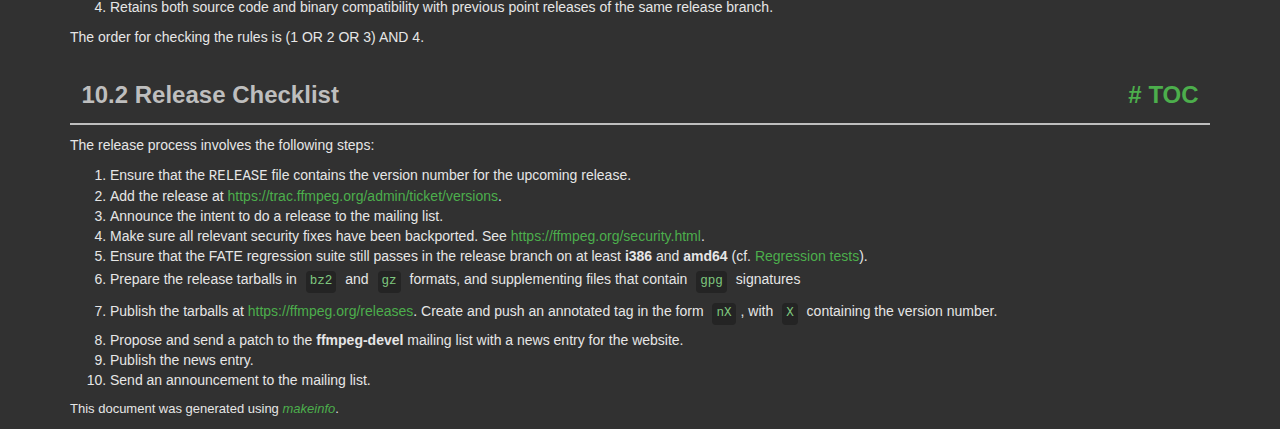
<file: ffmpeg/ffmpeg-master-latest-win64-gpl/doc/developer.html>
<!DOCTYPE html PUBLIC "-//W3C//DTD HTML 4.01 Transitional//EN" "http://www.w3.org/TR/html4/loose.dtd">
<html>
<!-- Created by , GNU Texinfo 7.1.1 -->
  <head>
    <meta charset="utf-8">
    <title>
      Developer Documentation
    </title>
    <meta name="viewport" content="width=device-width,initial-scale=1.0">
    <link rel="stylesheet" type="text/css" href="bootstrap.min.css">
    <link rel="stylesheet" type="text/css" href="style.min.css">
  </head>
  <body>
    <div class="container">
      <h1>
      Developer Documentation
      </h1>


<a name="SEC_Top"></a>

<div class="element-contents" id="SEC_Contents">
<h2 class="contents-heading">Table of Contents</h2>

<div class="contents">

<ul class="toc-numbered-mark">
  <li><a id="toc-Introduction" href="#Introduction">1 Introduction</a></li>
  <li><a id="toc-Coding-Rules-1" href="#Coding-Rules-1">2 Coding Rules</a>
  <ul class="toc-numbered-mark">
    <li><a id="toc-Language" href="#Language">2.1 Language</a>
    <ul class="toc-numbered-mark">
      <li><a id="toc-SIMD_002fDSP-1" href="#SIMD_002fDSP-1">2.1.1 SIMD/DSP</a></li>
      <li><a id="toc-Other-languages" href="#Other-languages">2.1.2 Other languages</a></li>
    </ul></li>
    <li><a id="toc-Code-formatting-conventions" href="#Code-formatting-conventions">2.2 Code formatting conventions</a>
    <ul class="toc-numbered-mark">
      <li><a id="toc-Examples" href="#Examples">2.2.1 Examples</a></li>
      <li><a id="toc-Vim-configuration" href="#Vim-configuration">2.2.2 Vim configuration</a></li>
      <li><a id="toc-Emacs-configuration" href="#Emacs-configuration">2.2.3 Emacs configuration</a></li>
    </ul></li>
    <li><a id="toc-Comments" href="#Comments">2.3 Comments</a></li>
    <li><a id="toc-Naming-conventions-1" href="#Naming-conventions-1">2.4 Naming conventions</a></li>
    <li><a id="toc-Miscellaneous-conventions" href="#Miscellaneous-conventions">2.5 Miscellaneous conventions</a></li>
  </ul></li>
  <li><a id="toc-Development-Policy-1" href="#Development-Policy-1">3 Development Policy</a>
  <ul class="toc-numbered-mark">
    <li><a id="toc-Code-behaviour" href="#Code-behaviour">3.1 Code behaviour</a></li>
    <li><a id="toc-Patches_002fCommitting" href="#Patches_002fCommitting">3.2 Patches/Committing</a></li>
    <li><a id="toc-Code" href="#Code">3.3 Code</a></li>
    <li><a id="toc-Library-public-interfaces" href="#Library-public-interfaces">3.4 Library public interfaces</a>
    <ul class="toc-numbered-mark">
      <li><a id="toc-Adding-new-interfaces" href="#Adding-new-interfaces">3.4.1 Adding new interfaces</a></li>
      <li><a id="toc-Removing-interfaces-1" href="#Removing-interfaces-1">3.4.2 Removing interfaces</a></li>
      <li><a id="toc-Major-version-bumps-1" href="#Major-version-bumps-1">3.4.3 Major version bumps</a></li>
    </ul></li>
    <li><a id="toc-Documentation_002fOther" href="#Documentation_002fOther">3.5 Documentation/Other</a></li>
  </ul></li>
  <li><a id="toc-Submitting-patches-1" href="#Submitting-patches-1">4 Submitting patches</a></li>
  <li><a id="toc-New-codecs-or-formats-checklist" href="#New-codecs-or-formats-checklist">5 New codecs or formats checklist</a></li>
  <li><a id="toc-Patch-submission-checklist" href="#Patch-submission-checklist">6 Patch submission checklist</a></li>
  <li><a id="toc-Patch-review-process" href="#Patch-review-process">7 Patch review process</a></li>
  <li><a id="toc-Regression-tests-1" href="#Regression-tests-1">8 Regression tests</a>
  <ul class="toc-numbered-mark">
    <li><a id="toc-Adding-files-to-the-fate_002dsuite-dataset" href="#Adding-files-to-the-fate_002dsuite-dataset">8.1 Adding files to the fate-suite dataset</a></li>
    <li><a id="toc-Visualizing-Test-Coverage" href="#Visualizing-Test-Coverage">8.2 Visualizing Test Coverage</a></li>
    <li><a id="toc-Using-Valgrind" href="#Using-Valgrind">8.3 Using Valgrind</a></li>
  </ul></li>
  <li><a id="toc-Maintenance-process" href="#Maintenance-process">9 Maintenance process</a>
  <ul class="toc-numbered-mark">
    <li><a id="toc-MAINTAINERS-1" href="#MAINTAINERS-1">9.1 MAINTAINERS</a></li>
    <li><a id="toc-Becoming-a-maintainer-1" href="#Becoming-a-maintainer-1">9.2 Becoming a maintainer</a></li>
  </ul></li>
  <li><a id="toc-Release-process-1" href="#Release-process-1">10 Release process</a>
  <ul class="toc-numbered-mark">
    <li><a id="toc-Criteria-for-Point-Releases-1" href="#Criteria-for-Point-Releases-1">10.1 Criteria for Point Releases</a></li>
    <li><a id="toc-Release-Checklist" href="#Release-Checklist">10.2 Release Checklist</a></li>
  </ul></li>
</ul>
</div>
</div>

<a name="Introduction"></a>
<h2 class="chapter">1 Introduction<span class="pull-right"><a class="anchor hidden-xs" href="#Introduction" aria-hidden="true">#</a> <a class="anchor hidden-xs"href="#toc-Introduction" aria-hidden="true">TOC</a></span></h2>

<p>This text is concerned with the development <em class="emph">of</em> FFmpeg itself. Information
on using the FFmpeg libraries in other programs can be found elsewhere, e.g. in:
</p><ul class="itemize mark-bullet">
<li>the installed header files
</li><li><a class="url" href="http://ffmpeg.org/doxygen/trunk/index.html">the Doxygen documentation</a>
generated from the headers
</li><li>the examples under <samp class="file">doc/examples</samp>
</li></ul>

<p>For more detailed legal information about the use of FFmpeg in
external programs read the <samp class="file">LICENSE</samp> file in the source tree and
consult <a class="url" href="https://ffmpeg.org/legal.html">https://ffmpeg.org/legal.html</a>.
</p>
<p>If you modify FFmpeg code for your own use case, you are highly encouraged to
<em class="emph">submit your changes back to us</em>, using this document as a guide. There are
both pragmatic and ideological reasons to do so:
</p><ul class="itemize mark-bullet">
<li>Maintaining external changes to keep up with upstream development is
time-consuming and error-prone. With your code in the main tree, it will be
maintained by FFmpeg developers.
</li><li>FFmpeg developers include leading experts in the field who can find bugs or
design flaws in your code.
</li><li>By supporting the project you find useful you ensure it continues to be
maintained and developed.
</li></ul>

<p>All proposed code changes should be submitted for review to
<a class="url" href="mailto:ffmpeg-devel@ffmpeg.org">the development mailing list</a>, as
described in more detail in the <a class="ref" href="#Submitting-patches">Submitting patches</a> chapter. The code
should comply with the <a class="ref" href="#Development-Policy">Development Policy</a> and follow the <a class="ref" href="#Coding-Rules">Coding Rules</a>.
The developer making the commit and the author are responsible for their changes
and should try to fix issues their commit causes.
</p>
<a class="anchor" id="Coding-Rules"></a><a name="Coding-Rules-1"></a>
<h2 class="chapter">2 Coding Rules<span class="pull-right"><a class="anchor hidden-xs" href="#Coding-Rules-1" aria-hidden="true">#</a> <a class="anchor hidden-xs"href="#toc-Coding-Rules-1" aria-hidden="true">TOC</a></span></h2>

<a name="Language"></a>
<h3 class="section">2.1 Language<span class="pull-right"><a class="anchor hidden-xs" href="#Language" aria-hidden="true">#</a> <a class="anchor hidden-xs"href="#toc-Language" aria-hidden="true">TOC</a></span></h3>

<p>FFmpeg is mainly programmed in the ISO C11 language, except for the public
headers which must stay C99 compatible.
</p>
<p>Compiler-specific extensions may be used with good reason, but must not be
depended on, i.e. the code must still compile and work with compilers lacking
the extension.
</p>
<p>The following C99 features must not be used anywhere in the codebase:
</p><ul class="itemize mark-bullet">
<li>variable-length arrays;

</li><li>complex numbers;
</li></ul>

<a name="SIMD_002fDSP-1"></a>
<h4 class="subsection">2.1.1 SIMD/DSP<span class="pull-right"><a class="anchor hidden-xs" href="#SIMD_002fDSP-1" aria-hidden="true">#</a> <a class="anchor hidden-xs"href="#toc-SIMD_002fDSP-1" aria-hidden="true">TOC</a></span></h4>
<a class="anchor" id="SIMD_002fDSP"></a>
<p>As modern compilers are unable to generate efficient SIMD or other
performance-critical DSP code from plain C, handwritten assembly is used.
Usually such code is isolated in a separate function. Then the standard approach
is writing multiple versions of this function – a plain C one that works
everywhere and may also be useful for debugging, and potentially multiple
architecture-specific optimized implementations. Initialization code then
chooses the best available version at runtime and loads it into a function
pointer; the function in question is then always called through this pointer.
</p>
<p>The specific syntax used for writing assembly is:
</p><ul class="itemize mark-bullet">
<li>NASM on x86;

</li><li>GAS on ARM and RISC-V.
</li></ul>

<p>A unit testing framework for assembly called <code class="code">checkasm</code> lives under
<samp class="file">tests/checkasm</samp>. All new assembly should come with <code class="code">checkasm</code> tests;
adding tests for existing assembly that lacks them is also strongly encouraged.
</p>
<a name="Other-languages"></a>
<h4 class="subsection">2.1.2 Other languages<span class="pull-right"><a class="anchor hidden-xs" href="#Other-languages" aria-hidden="true">#</a> <a class="anchor hidden-xs"href="#toc-Other-languages" aria-hidden="true">TOC</a></span></h4>

<p>Other languages than C may be used in special cases:
</p><ul class="itemize mark-bullet">
<li>Compiler intrinsics or inline assembly when the code in question cannot be
written in the standard way described in the <a class="ref" href="#SIMD_002fDSP">SIMD/DSP</a> section. This
typically applies to code that needs to be inlined.

</li><li>Objective-C where required for interacting with macOS-specific interfaces.
</li></ul>

<a name="Code-formatting-conventions"></a>
<h3 class="section">2.2 Code formatting conventions<span class="pull-right"><a class="anchor hidden-xs" href="#Code-formatting-conventions" aria-hidden="true">#</a> <a class="anchor hidden-xs"href="#toc-Code-formatting-conventions" aria-hidden="true">TOC</a></span></h3>

<p>There are the following guidelines regarding the code style in files:
</p>
<ul class="itemize mark-bullet">
<li>Indent size is 4.

</li><li>The TAB character is forbidden outside of Makefiles as is any
form of trailing whitespace. Commits containing either will be
rejected by the git repository.

</li><li>You should try to limit your code lines to 80 characters; however, do so if
and only if this improves readability.

</li><li>K&amp;R coding style is used.
</li></ul>
<p>The presentation is one inspired by &rsquo;indent -i4 -kr -nut&rsquo;.
</p>
<a name="Examples"></a>
<h4 class="subsection">2.2.1 Examples<span class="pull-right"><a class="anchor hidden-xs" href="#Examples" aria-hidden="true">#</a> <a class="anchor hidden-xs"href="#toc-Examples" aria-hidden="true">TOC</a></span></h4>
<p>Some notable examples to illustrate common code style in FFmpeg:
</p>
<ul class="itemize mark-bullet">
<li>Space around assignments and after
<code class="code">if</code>/<code class="code">do</code>/<code class="code">while</code>/<code class="code">for</code> keywords:

<div class="example user-c user-good">
<pre class="example-preformatted">// Good
if (condition)
    av_foo();
</pre></div>

<div class="example user-c user-good">
<pre class="example-preformatted">// Good
for (size_t i = 0; i &lt; len; i++)
    av_bar(i);
</pre></div>

<div class="example user-c user-good">
<pre class="example-preformatted">// Good
size_t size = 0;
</pre></div>

<p>However no spaces between the parentheses and condition, unless it helps
readability of complex conditions, so the following should not be done:
</p>
<div class="example user-c user-bad">
<pre class="example-preformatted">// Bad style
if ( condition )
    av_foo();
</pre></div>

</li><li>No unnecessary parentheses, unless it helps readability:

<div class="example user-c user-good">
<pre class="example-preformatted">// Good
int fields = ilace ? 2 : 1;
</pre></div>

</li><li>Don&rsquo;t wrap single-line blocks in braces. Use braces only if there is an accompanying else statement. This keeps future code changes easier to keep track of.

<div class="example user-c user-good">
<pre class="example-preformatted">// Good
if (bits_pixel == 24) {
    avctx-&gt;pix_fmt = AV_PIX_FMT_BGR24;
} else if (bits_pixel == 8) {
    avctx-&gt;pix_fmt = AV_PIX_FMT_GRAY8;
} else
    return AVERROR_INVALIDDATA;

</pre></div>

</li><li>Avoid assignments in conditions where it makes sense:

<div class="example user-c user-good">
<pre class="example-preformatted">// Good
video_enc-&gt;chroma_intra_matrix = av_mallocz(sizeof(*video_enc-&gt;chroma_intra_matrix) * 64)
if (!video_enc-&gt;chroma_intra_matrix)
    return AVERROR(ENOMEM);
</pre></div>

<div class="example user-c user-bad">
<pre class="example-preformatted">// Bad style
if (!(video_enc-&gt;chroma_intra_matrix = av_mallocz(sizeof(*video_enc-&gt;chroma_intra_matrix) * 64)))
    return AVERROR(ENOMEM);
</pre></div>

<div class="example user-c user-good">
<pre class="example-preformatted">// Ok
while ((entry = av_dict_iterate(options, entry)))
    av_log(ctx, AV_LOG_INFO, &quot;Item '%s': '%s'\n&quot;, entry-&gt;key, entry-&gt;value);
</pre></div>

</li><li>When declaring a pointer variable, the <code class="code">*</code> goes with the variable not the type:

<div class="example user-c user-good">
<pre class="example-preformatted">// Good
AVStream *stream;
</pre></div>

<div class="example user-c user-bad">
<pre class="example-preformatted">// Bad style
AVStream* stream;
</pre></div>

</li></ul>

<p>If you work on a file that does not follow these guidelines consistently,
change the parts that you are editing to follow these guidelines but do
not make unrelated changes in the file to make it conform to these.
</p>
<a name="Vim-configuration"></a>
<h4 class="subsection">2.2.2 Vim configuration<span class="pull-right"><a class="anchor hidden-xs" href="#Vim-configuration" aria-hidden="true">#</a> <a class="anchor hidden-xs"href="#toc-Vim-configuration" aria-hidden="true">TOC</a></span></h4>
<p>In order to configure Vim to follow FFmpeg formatting conventions, paste
the following snippet into your <samp class="file">.vimrc</samp>:
</p><div class="example">
<pre class="example-preformatted">&quot; indentation rules for FFmpeg: 4 spaces, no tabs
set expandtab
set shiftwidth=4
set softtabstop=4
set cindent
set cinoptions=(0
&quot; Allow tabs in Makefiles.
autocmd FileType make,automake set noexpandtab shiftwidth=8 softtabstop=8
&quot; Trailing whitespace and tabs are forbidden, so highlight them.
highlight ForbiddenWhitespace ctermbg=red guibg=red
match ForbiddenWhitespace /\s\+$\|\t/
&quot; Do not highlight spaces at the end of line while typing on that line.
autocmd InsertEnter * match ForbiddenWhitespace /\t\|\s\+\%#\@&lt;!$/
</pre></div>

<a name="Emacs-configuration"></a>
<h4 class="subsection">2.2.3 Emacs configuration<span class="pull-right"><a class="anchor hidden-xs" href="#Emacs-configuration" aria-hidden="true">#</a> <a class="anchor hidden-xs"href="#toc-Emacs-configuration" aria-hidden="true">TOC</a></span></h4>
<p>For Emacs, add these roughly equivalent lines to your <samp class="file">.emacs.d/init.el</samp>:
</p><div class="example lisp">
<pre class="lisp-preformatted">(c-add-style &quot;ffmpeg&quot;
             '(&quot;k&amp;r&quot;
               (c-basic-offset . 4)
               (indent-tabs-mode . nil)
               (show-trailing-whitespace . t)
               (c-offsets-alist
                (statement-cont . (c-lineup-assignments +)))
               )
             )
(setq c-default-style &quot;ffmpeg&quot;)
</pre></div>

<a name="Comments"></a>
<h3 class="section">2.3 Comments<span class="pull-right"><a class="anchor hidden-xs" href="#Comments" aria-hidden="true">#</a> <a class="anchor hidden-xs"href="#toc-Comments" aria-hidden="true">TOC</a></span></h3>
<p>Use the JavaDoc/Doxygen  format (see examples below) so that code documentation
can be generated automatically. All nontrivial functions should have a comment
above them explaining what the function does, even if it is just one sentence.
All structures and their member variables should be documented, too.
</p>
<p>Avoid Qt-style and similar Doxygen syntax with <code class="code">!</code> in it, i.e. replace
<code class="code">//!</code> with <code class="code">///</code> and similar.  Also @ syntax should be employed
for markup commands, i.e. use <code class="code">@param</code> and not <code class="code">\param</code>.
</p>
<div class="example">
<pre class="example-preformatted">/**
 * @file
 * MPEG codec.
 * @author ...
 */

/**
 * Summary sentence.
 * more text ...
 * ...
 */
typedef struct Foobar {
    int var1; /**&lt; var1 description */
    int var2; ///&lt; var2 description
    /** var3 description */
    int var3;
} Foobar;

/**
 * Summary sentence.
 * more text ...
 * ...
 * @param my_parameter description of my_parameter
 * @return return value description
 */
int myfunc(int my_parameter)
...
</pre></div>

<a class="anchor" id="Naming-conventions"></a><a name="Naming-conventions-1"></a>
<h3 class="section">2.4 Naming conventions<span class="pull-right"><a class="anchor hidden-xs" href="#Naming-conventions-1" aria-hidden="true">#</a> <a class="anchor hidden-xs"href="#toc-Naming-conventions-1" aria-hidden="true">TOC</a></span></h3>

<p>Names of functions, variables, and struct members must be lowercase, using
underscores (_) to separate words. For example, &lsquo;<samp class="samp">avfilter_get_video_buffer</samp>&rsquo;
is an acceptable function name and &lsquo;<samp class="samp">AVFilterGetVideo</samp>&rsquo; is not.
</p>
<p>Struct, union, enum, and typedeffed type names must use CamelCase. All structs
and unions should be typedeffed to the same name as the struct/union tag, e.g.
<code class="code">typedef struct AVFoo { ... } AVFoo;</code>. Enums are typically not
typedeffed.
</p>
<p>Enumeration constants and macros must be UPPERCASE, except for macros
masquerading as functions, which should use the function naming convention.
</p>
<p>All identifiers in the libraries should be namespaced as follows:
</p><ul class="itemize mark-bullet">
<li>No namespacing for identifiers with file and lower scope (e.g. local variables,
static functions), and struct and union members,

</li><li>The <code class="code">ff_</code> prefix must be used for variables and functions visible outside
of file scope, but only used internally within a single library, e.g.
&lsquo;<samp class="samp">ff_w64_demuxer</samp>&rsquo;. This prevents name collisions when FFmpeg is statically
linked.

</li><li>For variables and functions visible outside of file scope, used internally
across multiple libraries, use <code class="code">avpriv_</code> as prefix, for example,
&lsquo;<samp class="samp">avpriv_report_missing_feature</samp>&rsquo;.

</li><li>All other internal identifiers, like private type or macro names, should be
namespaced only to avoid possible internal conflicts. E.g. <code class="code">H264_NAL_SPS</code>
vs. <code class="code">HEVC_NAL_SPS</code>.

</li><li>Each library has its own prefix for public symbols, in addition to the
commonly used <code class="code">av_</code> (<code class="code">avformat_</code> for libavformat,
<code class="code">avcodec_</code> for libavcodec, <code class="code">swr_</code> for libswresample, etc).
Check the existing code and choose names accordingly.

</li><li>Other public identifiers (struct, union, enum, macro, type names) must use their
library&rsquo;s public prefix (<code class="code">AV</code>, <code class="code">Sws</code>, or <code class="code">Swr</code>).
</li></ul>

<p>Furthermore, name space reserved for the system should not be invaded.
Identifiers ending in <code class="code">_t</code> are reserved by
<a class="url" href="http://pubs.opengroup.org/onlinepubs/007904975/functions/xsh_chap02_02.html#tag_02_02_02">POSIX</a>.
Also avoid names starting with <code class="code">__</code> or <code class="code">_</code> followed by an uppercase
letter as they are reserved by the C standard. Names starting with <code class="code">_</code>
are reserved at the file level and may not be used for externally visible
symbols. If in doubt, just avoid names starting with <code class="code">_</code> altogether.
</p>
<a name="Miscellaneous-conventions"></a>
<h3 class="section">2.5 Miscellaneous conventions<span class="pull-right"><a class="anchor hidden-xs" href="#Miscellaneous-conventions" aria-hidden="true">#</a> <a class="anchor hidden-xs"href="#toc-Miscellaneous-conventions" aria-hidden="true">TOC</a></span></h3>

<ul class="itemize mark-bullet">
<li>Casts should be used only when necessary. Unneeded parentheses
should also be avoided if they don&rsquo;t make the code easier to understand.
</li></ul>

<a class="anchor" id="Development-Policy"></a><a name="Development-Policy-1"></a>
<h2 class="chapter">3 Development Policy<span class="pull-right"><a class="anchor hidden-xs" href="#Development-Policy-1" aria-hidden="true">#</a> <a class="anchor hidden-xs"href="#toc-Development-Policy-1" aria-hidden="true">TOC</a></span></h2>

<a name="Code-behaviour"></a>
<h3 class="section">3.1 Code behaviour<span class="pull-right"><a class="anchor hidden-xs" href="#Code-behaviour" aria-hidden="true">#</a> <a class="anchor hidden-xs"href="#toc-Code-behaviour" aria-hidden="true">TOC</a></span></h3>

<a name="Correctness"></a>
<p>The code must be valid. It must not crash, abort, access invalid pointers, leak
memory, cause data races or signed integer overflow, or otherwise cause
undefined behaviour. Error codes should be checked and, when applicable,
forwarded to the caller.
</p>
<a name="Thread_002d-and-library_002dsafety"></a>
<p>Our libraries may be called by multiple independent callers in the same process.
These calls may happen from any number of threads and the different call sites
may not be aware of each other - e.g. a user program may be calling our
libraries directly, and use one or more libraries that also call our libraries.
The code must behave correctly under such conditions.
</p>
<a name="Robustness"></a>
<p>The code must treat as untrusted any bytestream received from a caller or read
from a file, network, etc. It must not misbehave when arbitrary data is sent to
it - typically it should print an error message and return
<code class="code">AVERROR_INVALIDDATA</code> on encountering invalid input data.
</p>
<a name="Memory-allocation"></a>
<p>The code must use the <code class="code">av_malloc()</code> family of functions from
<samp class="file">libavutil/mem.h</samp> to perform all memory allocation, except in special cases
(e.g. when interacting with an external library that requires a specific
allocator to be used).
</p>
<p>All allocations should be checked and <code class="code">AVERROR(ENOMEM)</code> returned on
failure. A common mistake is that error paths leak memory - make sure that does
not happen.
</p>
<a name="stdio"></a>
<p>Our libraries must not access the stdio streams stdin/stdout/stderr directly
(e.g. via <code class="code">printf()</code> family of functions), as that is not library-safe. For
logging, use <code class="code">av_log()</code>.
</p>
<a name="Patches_002fCommitting"></a>
<h3 class="section">3.2 Patches/Committing<span class="pull-right"><a class="anchor hidden-xs" href="#Patches_002fCommitting" aria-hidden="true">#</a> <a class="anchor hidden-xs"href="#toc-Patches_002fCommitting" aria-hidden="true">TOC</a></span></h3>
<a name="Licenses-for-patches-must-be-compatible-with-FFmpeg_002e"></a>
<p>Contributions should be licensed under the
<a class="uref" href="http://www.gnu.org/licenses/lgpl-2.1.html">LGPL 2.1</a>,
including an &quot;or any later version&quot; clause, or, if you prefer
a gift-style license, the
<a class="uref" href="http://opensource.org/licenses/isc-license.txt">ISC</a> or
<a class="uref" href="http://mit-license.org/">MIT</a> license.
<a class="uref" href="http://www.gnu.org/licenses/gpl-2.0.html">GPL 2</a> including
an &quot;or any later version&quot; clause is also acceptable, but LGPL is
preferred.
If you add a new file, give it a proper license header. Do not copy and
paste it from a random place, use an existing file as template.
</p>
<a name="You-must-not-commit-code-which-breaks-FFmpeg_0021"></a>
<p>This means unfinished code which is enabled and breaks compilation,
or compiles but does not work/breaks the regression tests. Code which
is unfinished but disabled may be permitted under-circumstances, like
missing samples or an implementation with a small subset of features.
Always check the mailing list for any reviewers with issues and test
FATE before you push.
</p>
<a name="Commit-messages"></a>
<p>Commit messages are highly important tools for informing other developers on
what a given change does and why. Every commit must always have a properly
filled out commit message with the following format:
</p><div class="example">
<pre class="example-preformatted">area changed: short 1 line description

details describing what and why and giving references.
</pre></div>

<p>If the commit addresses a known bug on our bug tracker or other external issue
(e.g. CVE), the commit message should include the relevant bug ID(s) or other
external identifiers. Note that this should be done in addition to a proper
explanation and not instead of it. Comments such as &quot;fixed!&quot; or &quot;Changed it.&quot;
are not acceptable.
</p>
<p>When applying patches that have been discussed at length on the mailing list,
reference the thread in the commit message.
</p>
<a name="Testing-must-be-adequate-but-not-excessive_002e"></a>
<p>If it works for you, others, and passes FATE then it should be OK to commit
it, provided it fits the other committing criteria. You should not worry about
over-testing things. If your code has problems (portability, triggers
compiler bugs, unusual environment etc) they will be reported and eventually
fixed.
</p>
<a name="Do-not-commit-unrelated-changes-together_002e"></a>
<p>They should be split them into self-contained pieces. Also do not forget
that if part B depends on part A, but A does not depend on B, then A can
and should be committed first and separate from B. Keeping changes well
split into self-contained parts makes reviewing and understanding them on
the commit log mailing list easier. This also helps in case of debugging
later on.
Also if you have doubts about splitting or not splitting, do not hesitate to
ask/discuss it on the developer mailing list.
</p>
<a name="Cosmetic-changes-should-be-kept-in-separate-patches_002e"></a>
<p>We refuse source indentation and other cosmetic changes if they are mixed
with functional changes, such commits will be rejected and removed. Every
developer has his own indentation style, you should not change it. Of course
if you (re)write something, you can use your own style, even though we would
prefer if the indentation throughout FFmpeg was consistent (Many projects
force a given indentation style - we do not.). If you really need to make
indentation changes (try to avoid this), separate them strictly from real
changes.
</p>
<p>NOTE: If you had to put if(){ .. } over a large (&gt; 5 lines) chunk of code,
then either do NOT change the indentation of the inner part within (do not
move it to the right)! or do so in a separate commit
</p>
<a name="Credit-the-author-of-the-patch_002e"></a>
<p>Make sure the author of the commit is set correctly. (see git commit &ndash;author)
If you apply a patch, send an
answer to ffmpeg-devel (or wherever you got the patch from) saying that
you applied the patch.
</p>
<a name="Credit-any-researchers"></a>
<p>If a commit/patch fixes an issues found by some researcher, always credit the
researcher in the commit message for finding/reporting the issue.
</p>
<a name="Always-wait-long-enough-before-pushing-changes"></a>
<p>Do NOT commit to code actively maintained by others without permission.
Send a patch to ffmpeg-devel. If no one answers within a reasonable
time-frame (12h for build failures and security fixes, 3 days small changes,
1 week for big patches) then commit your patch if you think it is OK.
Also note, the maintainer can simply ask for more time to review!
</p>
<a name="Code"></a>
<h3 class="section">3.3 Code<span class="pull-right"><a class="anchor hidden-xs" href="#Code" aria-hidden="true">#</a> <a class="anchor hidden-xs"href="#toc-Code" aria-hidden="true">TOC</a></span></h3>
<a name="Warnings-for-correct-code-may-be-disabled-if-there-is-no-other-option_002e"></a>
<p>Compiler warnings indicate potential bugs or code with bad style. If a type of
warning always points to correct and clean code, that warning should
be disabled, not the code changed.
Thus the remaining warnings can either be bugs or correct code.
If it is a bug, the bug has to be fixed. If it is not, the code should
be changed to not generate a warning unless that causes a slowdown
or obfuscates the code.
</p>
<a name="Library-public-interfaces"></a>
<h3 class="section">3.4 Library public interfaces<span class="pull-right"><a class="anchor hidden-xs" href="#Library-public-interfaces" aria-hidden="true">#</a> <a class="anchor hidden-xs"href="#toc-Library-public-interfaces" aria-hidden="true">TOC</a></span></h3>
<p>Every library in FFmpeg provides a set of public APIs in its installed headers,
which are those listed in the variable <code class="code">HEADERS</code> in that library&rsquo;s
<samp class="file">Makefile</samp>. All identifiers defined in those headers (except for those
explicitly documented otherwise), and corresponding symbols exported from
compiled shared or static libraries are considered public interfaces and must
comply with the API and ABI compatibility rules described in this section.
</p>
<p>Public APIs must be backward compatible within a given major version. I.e. any
valid user code that compiles and works with a given library version must still
compile and work with any later version, as long as the major version number is
unchanged. &quot;Valid user code&quot; here means code that is calling our APIs in a
documented and/or intended manner and is not relying on any undefined behavior.
Incrementing the major version may break backward compatibility, but only to the
extent described in <a class="ref" href="#Major-version-bumps">Major version bumps</a>.
</p>
<p>We also guarantee backward ABI compatibility for shared and static libraries.
I.e. it should be possible to replace a shared or static build of our library
with a build of any later version (re-linking the user binary in the static
case) without breaking any valid user binaries, as long as the major version
number remains unchanged.
</p>
<a name="Adding-new-interfaces"></a>
<h4 class="subsection">3.4.1 Adding new interfaces<span class="pull-right"><a class="anchor hidden-xs" href="#Adding-new-interfaces" aria-hidden="true">#</a> <a class="anchor hidden-xs"href="#toc-Adding-new-interfaces" aria-hidden="true">TOC</a></span></h4>
<p>Any new public identifiers in installed headers are considered new API - this
includes new functions, structs, macros, enum values, typedefs, new fields in
existing structs, new installed headers, etc. Consider the following
guidelines when adding new APIs.
</p>
<a name="Motivation"></a>
<p>While new APIs can be added relatively easily, changing or removing them is much
harder due to abovementioned compatibility requirements. You should then
consider carefully whether the functionality you are adding really needs to be
exposed to our callers as new public API.
</p>
<p>Your new API should have at least one well-established use case outside of the
library that cannot be easily achieved with existing APIs. Every library in
FFmpeg also has a defined scope - your new API must fit within it.
</p>
<a name="Replacing-existing-APIs"></a>
<p>If your new API is replacing an existing one, it should be strictly superior to
it, so that the advantages of using the new API outweigh the cost to the
callers of changing their code. After adding the new API you should then
deprecate the old one and schedule it for removal, as described in
<a class="ref" href="#Removing-interfaces">Removing interfaces</a>.
</p>
<p>If you deem an existing API deficient and want to fix it, the preferred approach
in most cases is to add a differently-named replacement and deprecate the
existing API rather than modify it. It is important to make the changes visible
to our callers (e.g. through compile- or run-time deprecation warnings) and make
it clear how to transition to the new API (e.g. in the Doxygen documentation or
on the wiki).
</p>
<a name="API-design"></a>
<p>The FFmpeg libraries are used by a variety of callers to perform a wide range of
multimedia-related processing tasks. You should therefore - within reason - try
to design your new API for the broadest feasible set of use cases and avoid
unnecessarily limiting it to a specific type of callers (e.g. just media
playback or just transcoding).
</p>
<a name="Consistency"></a>
<p>Check whether similar APIs already exist in FFmpeg. If they do, try to model
your new addition on them to achieve better overall consistency.
</p>
<p>The naming of your new identifiers should follow the <a class="ref" href="#Naming-conventions">Naming conventions</a>
and be aligned with other similar APIs, if applicable.
</p>
<a name="Extensibility"></a>
<p>You should also consider how your API might be extended in the future in a
backward-compatible way. If you are adding a new struct <code class="code">AVFoo</code>, the
standard approach is requiring the caller to always allocate it through a
constructor function, typically named <code class="code">av_foo_alloc()</code>. This way new fields
may be added to the end of the struct without breaking ABI compatibility.
Typically you will also want a destructor - <code class="code">av_foo_free(AVFoo**)</code> that
frees the indirectly supplied object (and its contents, if applicable) and
writes <code class="code">NULL</code> to the supplied pointer, thus eliminating the potential
dangling pointer in the caller&rsquo;s memory.
</p>
<p>If you are adding new functions, consider whether it might be desirable to tweak
their behavior in the future - you may want to add a flags argument, even though
it would be unused initially.
</p>
<a name="Documentation"></a>
<p>All new APIs must be documented as Doxygen-formatted comments above the
identifiers you add to the public headers. You should also briefly mention the
change in <samp class="file">doc/APIchanges</samp>.
</p>
<a name="Bump-the-version"></a>
<p>Backward-incompatible API or ABI changes require incrementing (bumping) the
major version number, as described in <a class="ref" href="#Major-version-bumps">Major version bumps</a>. Major
bumps are significant events that happen on a schedule - so if your change
strictly requires one you should add it under <code class="code">#if</code> preprocessor guards that
disable it until the next major bump happens.
</p>
<p>New APIs that can be added without breaking API or ABI compatibility require
bumping the minor version number.
</p>
<p>Incrementing the third (micro) version component means a noteworthy binary
compatible change (e.g. encoder bug fix that matters for the decoder). The third
component always starts at 100 to distinguish FFmpeg from Libav.
</p>
<a class="anchor" id="Removing-interfaces"></a><a name="Removing-interfaces-1"></a>
<h4 class="subsection">3.4.2 Removing interfaces<span class="pull-right"><a class="anchor hidden-xs" href="#Removing-interfaces-1" aria-hidden="true">#</a> <a class="anchor hidden-xs"href="#toc-Removing-interfaces-1" aria-hidden="true">TOC</a></span></h4>
<p>Due to abovementioned compatibility guarantees, removing APIs is an involved
process that should only be undertaken with good reason. Typically a deficient,
restrictive, or otherwise inadequate API is replaced by a superior one, though
it does at times happen that we remove an API without any replacement (e.g. when
the feature it provides is deemed not worth the maintenance effort, out of scope
of the project, fundamentally flawed, etc.).
</p>
<p>The removal has two steps - first the API is deprecated and scheduled for
removal, but remains present and functional. The second step is actually
removing the API - this is described in <a class="ref" href="#Major-version-bumps">Major version bumps</a>.
</p>
<p>To deprecate an API you should signal to our users that they should stop using
it. E.g. if you intend to remove struct members or functions, you should mark
them with <code class="code">attribute_deprecated</code>. When this cannot be done, it may be
possible to detect the use of the deprecated API at runtime and print a warning
(though take care not to print it too often). You should also document the
deprecation (and the replacement, if applicable) in the relevant Doxygen
documentation block.
</p>
<p>Finally, you should define a deprecation guard along the lines of
<code class="code">#define FF_API_&lt;FOO&gt; (LIBAVBAR_VERSION_MAJOR &lt; XX)</code> (where XX is the major
version in which the API will be removed) in <samp class="file">libavbar/version_major.h</samp>
(<samp class="file">version.h</samp> in case of <code class="code">libavutil</code>). Then wrap all uses of the
deprecated API in <code class="code">#if FF_API_&lt;FOO&gt; .... #endif</code>, so that the code will
automatically get disabled once the major version reaches XX. You can also use
<code class="code">FF_DISABLE_DEPRECATION_WARNINGS</code> and <code class="code">FF_ENABLE_DEPRECATION_WARNINGS</code>
to suppress compiler deprecation warnings inside these guards. You should test
that the code compiles and works with the guard macro evaluating to both true
and false.
</p>
<a class="anchor" id="Major-version-bumps"></a><a name="Major-version-bumps-1"></a>
<h4 class="subsection">3.4.3 Major version bumps<span class="pull-right"><a class="anchor hidden-xs" href="#Major-version-bumps-1" aria-hidden="true">#</a> <a class="anchor hidden-xs"href="#toc-Major-version-bumps-1" aria-hidden="true">TOC</a></span></h4>
<p>A major version bump signifies an API and/or ABI compatibility break. To reduce
the negative effects on our callers, who are required to adapt their code,
backward-incompatible changes during a major bump should be limited to:
</p><ul class="itemize mark-bullet">
<li>Removing previously deprecated APIs.

</li><li>Performing ABI- but not API-breaking changes, like reordering struct contents.
</li></ul>

<a name="Documentation_002fOther"></a>
<h3 class="section">3.5 Documentation/Other<span class="pull-right"><a class="anchor hidden-xs" href="#Documentation_002fOther" aria-hidden="true">#</a> <a class="anchor hidden-xs"href="#toc-Documentation_002fOther" aria-hidden="true">TOC</a></span></h3>
<a name="Subscribe-to-the-ffmpeg_002ddevel-mailing-list_002e"></a>
<p>It is important to be subscribed to the
<a class="uref" href="https://lists.ffmpeg.org/mailman/listinfo/ffmpeg-devel">ffmpeg-devel</a>
mailing list. Almost any non-trivial patch is to be sent there for review.
Other developers may have comments about your contribution. We expect you see
those comments, and to improve it if requested. (N.B. Experienced committers
have other channels, and may sometimes skip review for trivial fixes.) Also,
discussion here about bug fixes and FFmpeg improvements by other developers may
be helpful information for you. Finally, by being a list subscriber, your
contribution will be posted immediately to the list, without the moderation
hold which messages from non-subscribers experience.
</p>
<p>However, it is more important to the project that we receive your patch than
that you be subscribed to the ffmpeg-devel list. If you have a patch, and don&rsquo;t
want to subscribe and discuss the patch, then please do send it to the list
anyway.
</p>
<a name="Subscribe-to-the-ffmpeg_002dcvslog-mailing-list_002e"></a>
<p>Diffs of all commits are sent to the
<a class="uref" href="https://lists.ffmpeg.org/mailman/listinfo/ffmpeg-cvslog">ffmpeg-cvslog</a>
mailing list. Some developers read this list to review all code base changes
from all sources. Subscribing to this list is not mandatory.
</p>
<a name="Keep-the-documentation-up-to-date_002e"></a>
<p>Update the documentation if you change behavior or add features. If you are
unsure how best to do this, send a patch to ffmpeg-devel, the documentation
maintainer(s) will review and commit your stuff.
</p>
<a name="Important-discussions-should-be-accessible-to-all_002e"></a>
<p>Try to keep important discussions and requests (also) on the public
developer mailing list, so that all developers can benefit from them.
</p>
<a name="Check-your-entries-in-MAINTAINERS_002e"></a>
<p>Make sure that no parts of the codebase that you maintain are missing from the
<samp class="file">MAINTAINERS</samp> file. If something that you want to maintain is missing add it with
your name after it.
If at some point you no longer want to maintain some code, then please help in
finding a new maintainer and also don&rsquo;t forget to update the <samp class="file">MAINTAINERS</samp> file.
</p>
<p>We think our rules are not too hard. If you have comments, contact us.
</p>
<a class="anchor" id="Submitting-patches"></a><a name="Submitting-patches-1"></a>
<h2 class="chapter">4 Submitting patches<span class="pull-right"><a class="anchor hidden-xs" href="#Submitting-patches-1" aria-hidden="true">#</a> <a class="anchor hidden-xs"href="#toc-Submitting-patches-1" aria-hidden="true">TOC</a></span></h2>

<p>First, read the <a class="ref" href="#Coding-Rules">Coding Rules</a> above if you did not yet, in particular
the rules regarding patch submission.
</p>
<p>When you submit your patch, please use <code class="code">git format-patch</code> or
<code class="code">git send-email</code>. We cannot read other diffs :-).
</p>
<p>Also please do not submit a patch which contains several unrelated changes.
Split it into separate, self-contained pieces. This does not mean splitting
file by file. Instead, make the patch as small as possible while still
keeping it as a logical unit that contains an individual change, even
if it spans multiple files. This makes reviewing your patches much easier
for us and greatly increases your chances of getting your patch applied.
</p>
<p>Use the patcheck tool of FFmpeg to check your patch.
The tool is located in the tools directory.
</p>
<p>Run the <a class="ref" href="#Regression-tests">Regression tests</a> before submitting a patch in order to verify
it does not cause unexpected problems.
</p>
<p>It also helps quite a bit if you tell us what the patch does (for example
&rsquo;replaces lrint by lrintf&rsquo;), and why (for example &rsquo;*BSD isn&rsquo;t C99 compliant
and has no lrint()&rsquo;)
</p>
<p>Also please if you send several patches, send each patch as a separate mail,
do not attach several unrelated patches to the same mail.
</p>
<p>Patches should be posted to the
<a class="uref" href="https://lists.ffmpeg.org/mailman/listinfo/ffmpeg-devel">ffmpeg-devel</a>
mailing list. Use <code class="code">git send-email</code> when possible since it will properly
send patches without requiring extra care. If you cannot, then send patches
as base64-encoded attachments, so your patch is not trashed during
transmission. Also ensure the correct mime type is used
(text/x-diff or text/x-patch or at least text/plain) and that only one
patch is inline or attached per mail.
You can check <a class="url" href="https://patchwork.ffmpeg.org">https://patchwork.ffmpeg.org</a>, if your patch does not show up, its mime type
likely was wrong.
</p>
<a name="How-to-setup-git-send_002demail_003f"></a>

<p>Please see <a class="url" href="https://git-send-email.io/">https://git-send-email.io/</a>.
For gmail additionally see <a class="url" href="https://shallowsky.com/blog/tech/email/gmail-app-passwds.html">https://shallowsky.com/blog/tech/email/gmail-app-passwds.html</a>.
</p>
<a name="Sending-patches-from-email-clients"></a>
<p>Using <code class="code">git send-email</code> might not be desirable for everyone. The
following trick allows to send patches via email clients in a safe
way. It has been tested with Outlook and Thunderbird (with X-Unsent
extension) and might work with other applications.
</p>
<p>Create your patch like this:
</p>
<pre class="verbatim">git format-patch -s -o &quot;outputfolder&quot; --add-header &quot;X-Unsent: 1&quot; --suffix .eml --to ffmpeg-devel@ffmpeg.org -1 1a2b3c4d
</pre>
<p>Now you&rsquo;ll just need to open the eml file with the email application
and execute &rsquo;Send&rsquo;.
</p>
<a name="Reviews"></a>
<p>Your patch will be reviewed on the mailing list. You will likely be asked
to make some changes and are expected to send in an improved version that
incorporates the requests from the review. This process may go through
several iterations. Once your patch is deemed good enough, some developer
will pick it up and commit it to the official FFmpeg tree.
</p>
<p>Give us a few days to react. But if some time passes without reaction,
send a reminder by email. Your patch should eventually be dealt with.
</p>

<a name="New-codecs-or-formats-checklist"></a>
<h2 class="chapter">5 New codecs or formats checklist<span class="pull-right"><a class="anchor hidden-xs" href="#New-codecs-or-formats-checklist" aria-hidden="true">#</a> <a class="anchor hidden-xs"href="#toc-New-codecs-or-formats-checklist" aria-hidden="true">TOC</a></span></h2>

<ol class="enumerate">
<li> Did you use av_cold for codec initialization and close functions?

</li><li> Did you add a long_name under NULL_IF_CONFIG_SMALL to the AVCodec or
AVInputFormat/AVOutputFormat struct?

</li><li> Did you bump the minor version number (and reset the micro version
number) in <samp class="file">libavcodec/version.h</samp> or <samp class="file">libavformat/version.h</samp>?

</li><li> Did you register it in <samp class="file">allcodecs.c</samp> or <samp class="file">allformats.c</samp>?

</li><li> Did you add the AVCodecID to <samp class="file">codec_id.h</samp>?
When adding new codec IDs, also add an entry to the codec descriptor
list in <samp class="file">libavcodec/codec_desc.c</samp>.

</li><li> If it has a FourCC, did you add it to <samp class="file">libavformat/riff.c</samp>,
even if it is only a decoder?

</li><li> Did you add a rule to compile the appropriate files in the Makefile?
Remember to do this even if you&rsquo;re just adding a format to a file that is
already being compiled by some other rule, like a raw demuxer.

</li><li> Did you add an entry to the table of supported formats or codecs in
<samp class="file">doc/general_contents.texi</samp>?

</li><li> Did you add an entry in the Changelog?

</li><li> If it depends on a parser or a library, did you add that dependency in
configure?

</li><li> Did you <code class="code">git add</code> the appropriate files before committing?

</li><li> Did you make sure it compiles standalone, i.e. with
<code class="code">configure --disable-everything --enable-decoder=foo</code>
(or <code class="code">--enable-demuxer</code> or whatever your component is)?
</li></ol>


<a name="Patch-submission-checklist"></a>
<h2 class="chapter">6 Patch submission checklist<span class="pull-right"><a class="anchor hidden-xs" href="#Patch-submission-checklist" aria-hidden="true">#</a> <a class="anchor hidden-xs"href="#toc-Patch-submission-checklist" aria-hidden="true">TOC</a></span></h2>

<ol class="enumerate">
<li> Does <code class="code">make fate</code> pass with the patch applied?

</li><li> Was the patch generated with git format-patch or send-email?

</li><li> Did you sign-off your patch? (<code class="code">git commit -s</code>)
See <a class="uref" href="https://git.kernel.org/pub/scm/linux/kernel/git/torvalds/linux.git/plain/Documentation/process/submitting-patches.rst">Sign your work</a> for the meaning
of <em class="dfn">sign-off</em>.

</li><li> Did you provide a clear git commit log message?

</li><li> Is the patch against latest FFmpeg git master branch?

</li><li> Are you subscribed to ffmpeg-devel?
(the list is subscribers only due to spam)

</li><li> Have you checked that the changes are minimal, so that the same cannot be
achieved with a smaller patch and/or simpler final code?

</li><li> If the change is to speed critical code, did you benchmark it?

</li><li> If you did any benchmarks, did you provide them in the mail?

</li><li> Have you checked that the patch does not introduce buffer overflows or
other security issues?

</li><li> Did you test your decoder or demuxer against damaged data? If no, see
tools/trasher, the noise bitstream filter, and
<a class="uref" href="http://caca.zoy.org/wiki/zzuf">zzuf</a>. Your decoder or demuxer
should not crash, end in a (near) infinite loop, or allocate ridiculous
amounts of memory when fed damaged data.

</li><li> Did you test your decoder or demuxer against sample files?
Samples may be obtained at <a class="url" href="https://samples.ffmpeg.org">https://samples.ffmpeg.org</a>.

</li><li> Does the patch not mix functional and cosmetic changes?

</li><li> Did you add tabs or trailing whitespace to the code? Both are forbidden.

</li><li> Is the patch attached to the email you send?

</li><li> Is the mime type of the patch correct? It should be text/x-diff or
text/x-patch or at least text/plain and not application/octet-stream.

</li><li> If the patch fixes a bug, did you provide a verbose analysis of the bug?

</li><li> If the patch fixes a bug, did you provide enough information, including
a sample, so the bug can be reproduced and the fix can be verified?
Note please do not attach samples &gt;100k to mails but rather provide a
URL, you can upload to <a class="url" href="https://streams.videolan.org/upload/">https://streams.videolan.org/upload/</a>.

</li><li> Did you provide a verbose summary about what the patch does change?

</li><li> Did you provide a verbose explanation why it changes things like it does?

</li><li> Did you provide a verbose summary of the user visible advantages and
disadvantages if the patch is applied?

</li><li> Did you provide an example so we can verify the new feature added by the
patch easily?

</li><li> If you added a new file, did you insert a license header? It should be
taken from FFmpeg, not randomly copied and pasted from somewhere else.

</li><li> You should maintain alphabetical order in alphabetically ordered lists as
long as doing so does not break API/ABI compatibility.

</li><li> Lines with similar content should be aligned vertically when doing so
improves readability.

</li><li> Consider adding a regression test for your code. All new modules
should be covered by tests. That includes demuxers, muxers, decoders, encoders
filters, bitstream filters, parsers. If its not possible to do that, add
an explanation why to your patchset, its ok to not test if there&rsquo;s a reason.

</li><li> If you added NASM code please check that things still work with &ndash;disable-x86asm.

</li><li> Test your code with valgrind and or Address Sanitizer to ensure it&rsquo;s free
of leaks, out of array accesses, etc.
</li></ol>

<a name="Patch-review-process"></a>
<h2 class="chapter">7 Patch review process<span class="pull-right"><a class="anchor hidden-xs" href="#Patch-review-process" aria-hidden="true">#</a> <a class="anchor hidden-xs"href="#toc-Patch-review-process" aria-hidden="true">TOC</a></span></h2>

<p>All patches posted to ffmpeg-devel will be reviewed, unless they contain a
clear note that the patch is not for the git master branch.
Reviews and comments will be posted as replies to the patch on the
mailing list. The patch submitter then has to take care of every comment,
that can be by resubmitting a changed patch or by discussion. Resubmitted
patches will themselves be reviewed like any other patch. If at some point
a patch passes review with no comments then it is approved, that can for
simple and small patches happen immediately while large patches will generally
have to be changed and reviewed many times before they are approved.
After a patch is approved it will be committed to the repository.
</p>
<p>We will review all submitted patches, but sometimes we are quite busy so
especially for large patches this can take several weeks.
</p>
<p>If you feel that the review process is too slow and you are willing to try to
take over maintainership of the area of code you change then just clone
git master and maintain the area of code there. We will merge each area from
where its best maintained.
</p>
<p>When resubmitting patches, please do not make any significant changes
not related to the comments received during review. Such patches will
be rejected. Instead, submit significant changes or new features as
separate patches.
</p>
<p>Everyone is welcome to review patches. Also if you are waiting for your patch
to be reviewed, please consider helping to review other patches, that is a great
way to get everyone&rsquo;s patches reviewed sooner.
</p>
<a class="anchor" id="Regression-tests"></a><a name="Regression-tests-1"></a>
<h2 class="chapter">8 Regression tests<span class="pull-right"><a class="anchor hidden-xs" href="#Regression-tests-1" aria-hidden="true">#</a> <a class="anchor hidden-xs"href="#toc-Regression-tests-1" aria-hidden="true">TOC</a></span></h2>

<p>Before submitting a patch (or committing to the repository), you should at least
test that you did not break anything.
</p>
<p>Running &rsquo;make fate&rsquo; accomplishes this, please see <a class="url" href="fate.html">fate.html</a> for details.
</p>
<p>[Of course, some patches may change the results of the regression tests. In
this case, the reference results of the regression tests shall be modified
accordingly].
</p>
<a name="Adding-files-to-the-fate_002dsuite-dataset"></a>
<h3 class="section">8.1 Adding files to the fate-suite dataset<span class="pull-right"><a class="anchor hidden-xs" href="#Adding-files-to-the-fate_002dsuite-dataset" aria-hidden="true">#</a> <a class="anchor hidden-xs"href="#toc-Adding-files-to-the-fate_002dsuite-dataset" aria-hidden="true">TOC</a></span></h3>

<p>If you need a sample uploaded send a mail to samples-request.
</p>
<p>When there is no muxer or encoder available to generate test media for a
specific test then the media has to be included in the fate-suite.
First please make sure that the sample file is as small as possible to test the
respective decoder or demuxer sufficiently. Large files increase network
bandwidth and disk space requirements.
Once you have a working fate test and fate sample, provide in the commit
message or introductory message for the patch series that you post to
the ffmpeg-devel mailing list, a direct link to download the sample media.
</p>
<a name="Visualizing-Test-Coverage"></a>
<h3 class="section">8.2 Visualizing Test Coverage<span class="pull-right"><a class="anchor hidden-xs" href="#Visualizing-Test-Coverage" aria-hidden="true">#</a> <a class="anchor hidden-xs"href="#toc-Visualizing-Test-Coverage" aria-hidden="true">TOC</a></span></h3>

<p>The FFmpeg build system allows visualizing the test coverage in an easy
manner with the coverage tools <code class="code">gcov</code>/<code class="code">lcov</code>.  This involves
the following steps:
</p>
<ol class="enumerate">
<li> Configure to compile with instrumentation enabled:
    <code class="code">configure --toolchain=gcov</code>.

</li><li> Run your test case, either manually or via FATE. This can be either
    the full FATE regression suite, or any arbitrary invocation of any
    front-end tool provided by FFmpeg, in any combination.

</li><li> Run <code class="code">make lcov</code> to generate coverage data in HTML format.

</li><li> View <code class="code">lcov/index.html</code> in your preferred HTML viewer.
</li></ol>

<p>You can use the command <code class="code">make lcov-reset</code> to reset the coverage
measurements. You will need to rerun <code class="code">make lcov</code> after running a
new test.
</p>
<a name="Using-Valgrind"></a>
<h3 class="section">8.3 Using Valgrind<span class="pull-right"><a class="anchor hidden-xs" href="#Using-Valgrind" aria-hidden="true">#</a> <a class="anchor hidden-xs"href="#toc-Using-Valgrind" aria-hidden="true">TOC</a></span></h3>

<p>The configure script provides a shortcut for using valgrind to spot bugs
related to memory handling. Just add the option
<code class="code">--toolchain=valgrind-memcheck</code> or <code class="code">--toolchain=valgrind-massif</code>
to your configure line, and reasonable defaults will be set for running
FATE under the supervision of either the <strong class="strong">memcheck</strong> or the
<strong class="strong">massif</strong> tool of the valgrind suite.
</p>
<p>In case you need finer control over how valgrind is invoked, use the
<code class="code">--target-exec='valgrind &lt;your_custom_valgrind_options&gt;</code> option in
your configure line instead.
</p>
<a class="anchor" id="Maintenance"></a><a name="Maintenance-process"></a>
<h2 class="chapter">9 Maintenance process<span class="pull-right"><a class="anchor hidden-xs" href="#Maintenance-process" aria-hidden="true">#</a> <a class="anchor hidden-xs"href="#toc-Maintenance-process" aria-hidden="true">TOC</a></span></h2>

<a class="anchor" id="MAINTAINERS"></a><a name="MAINTAINERS-1"></a>
<h3 class="section">9.1 MAINTAINERS<span class="pull-right"><a class="anchor hidden-xs" href="#MAINTAINERS-1" aria-hidden="true">#</a> <a class="anchor hidden-xs"href="#toc-MAINTAINERS-1" aria-hidden="true">TOC</a></span></h3>

<p>The developers maintaining each part of the codebase are listed in <samp class="file">MAINTAINERS</samp>.
Being listed in <samp class="file">MAINTAINERS</samp>, gives one the right to have git write access to
the specific repository.
</p>
<a class="anchor" id="Becoming-a-maintainer"></a><a name="Becoming-a-maintainer-1"></a>
<h3 class="section">9.2 Becoming a maintainer<span class="pull-right"><a class="anchor hidden-xs" href="#Becoming-a-maintainer-1" aria-hidden="true">#</a> <a class="anchor hidden-xs"href="#toc-Becoming-a-maintainer-1" aria-hidden="true">TOC</a></span></h3>

<p>People add themselves to <samp class="file">MAINTAINERS</samp> by sending a patch like any other code
change. These get reviewed by the community like any other patch. It is expected
that, if someone has an objection to a new maintainer, she is willing to object
in public with her full name and is willing to take over maintainership for the area.
</p>

<a class="anchor" id="Release-process"></a><a name="Release-process-1"></a>
<h2 class="chapter">10 Release process<span class="pull-right"><a class="anchor hidden-xs" href="#Release-process-1" aria-hidden="true">#</a> <a class="anchor hidden-xs"href="#toc-Release-process-1" aria-hidden="true">TOC</a></span></h2>

<p>FFmpeg maintains a set of <strong class="strong">release branches</strong>, which are the
recommended deliverable for system integrators and distributors (such as
Linux distributions, etc.). At regular times, a <strong class="strong">release
manager</strong> prepares, tests and publishes tarballs on the
<a class="url" href="https://ffmpeg.org">https://ffmpeg.org</a> website.
</p>
<p>There are two kinds of releases:
</p>
<ol class="enumerate">
<li> <strong class="strong">Major releases</strong> always include the latest and greatest
features and functionality.

</li><li> <strong class="strong">Point releases</strong> are cut from <strong class="strong">release</strong> branches,
which are named <code class="code">release/X</code>, with <code class="code">X</code> being the release
version number.
</li></ol>

<p>Note that we promise to our users that shared libraries from any FFmpeg
release never break programs that have been <strong class="strong">compiled</strong> against
previous versions of <strong class="strong">the same release series</strong> in any case!
</p>
<p>However, from time to time, we do make API changes that require adaptations
in applications. Such changes are only allowed in (new) major releases and
require further steps such as bumping library version numbers and/or
adjustments to the symbol versioning file. Please discuss such changes
on the <strong class="strong">ffmpeg-devel</strong> mailing list in time to allow forward planning.
</p>
<a class="anchor" id="Criteria-for-Point-Releases"></a><a name="Criteria-for-Point-Releases-1"></a>
<h3 class="section">10.1 Criteria for Point Releases<span class="pull-right"><a class="anchor hidden-xs" href="#Criteria-for-Point-Releases-1" aria-hidden="true">#</a> <a class="anchor hidden-xs"href="#toc-Criteria-for-Point-Releases-1" aria-hidden="true">TOC</a></span></h3>

<p>Changes that match the following criteria are valid candidates for
inclusion into a point release:
</p>
<ol class="enumerate">
<li> Fixes a security issue, preferably identified by a <strong class="strong">CVE
number</strong> issued by <a class="url" href="http://cve.mitre.org/">http://cve.mitre.org/</a>.

</li><li> Fixes a documented bug in <a class="url" href="https://trac.ffmpeg.org">https://trac.ffmpeg.org</a>.

</li><li> Improves the included documentation.

</li><li> Retains both source code and binary compatibility with previous
point releases of the same release branch.
</li></ol>

<p>The order for checking the rules is (1 OR 2 OR 3) AND 4.
</p>

<a name="Release-Checklist"></a>
<h3 class="section">10.2 Release Checklist<span class="pull-right"><a class="anchor hidden-xs" href="#Release-Checklist" aria-hidden="true">#</a> <a class="anchor hidden-xs"href="#toc-Release-Checklist" aria-hidden="true">TOC</a></span></h3>

<p>The release process involves the following steps:
</p>
<ol class="enumerate">
<li> Ensure that the <samp class="file">RELEASE</samp> file contains the version number for
the upcoming release.

</li><li> Add the release at <a class="url" href="https://trac.ffmpeg.org/admin/ticket/versions">https://trac.ffmpeg.org/admin/ticket/versions</a>.

</li><li> Announce the intent to do a release to the mailing list.

</li><li> Make sure all relevant security fixes have been backported. See
<a class="url" href="https://ffmpeg.org/security.html">https://ffmpeg.org/security.html</a>.

</li><li> Ensure that the FATE regression suite still passes in the release
branch on at least <strong class="strong">i386</strong> and <strong class="strong">amd64</strong>
(cf. <a class="ref" href="#Regression-tests">Regression tests</a>).

</li><li> Prepare the release tarballs in <code class="code">bz2</code> and <code class="code">gz</code> formats, and
supplementing files that contain <code class="code">gpg</code> signatures

</li><li> Publish the tarballs at <a class="url" href="https://ffmpeg.org/releases">https://ffmpeg.org/releases</a>. Create and
push an annotated tag in the form <code class="code">nX</code>, with <code class="code">X</code>
containing the version number.

</li><li> Propose and send a patch to the <strong class="strong">ffmpeg-devel</strong> mailing list
with a news entry for the website.

</li><li> Publish the news entry.

</li><li> Send an announcement to the mailing list.
</li></ol>

      <p style="font-size: small;">
        This document was generated using <a class="uref" href="https://www.gnu.org/software/texinfo/"><em class="emph">makeinfo</em></a>.
      </p>
    </div>
  </body>
</html>
</file>
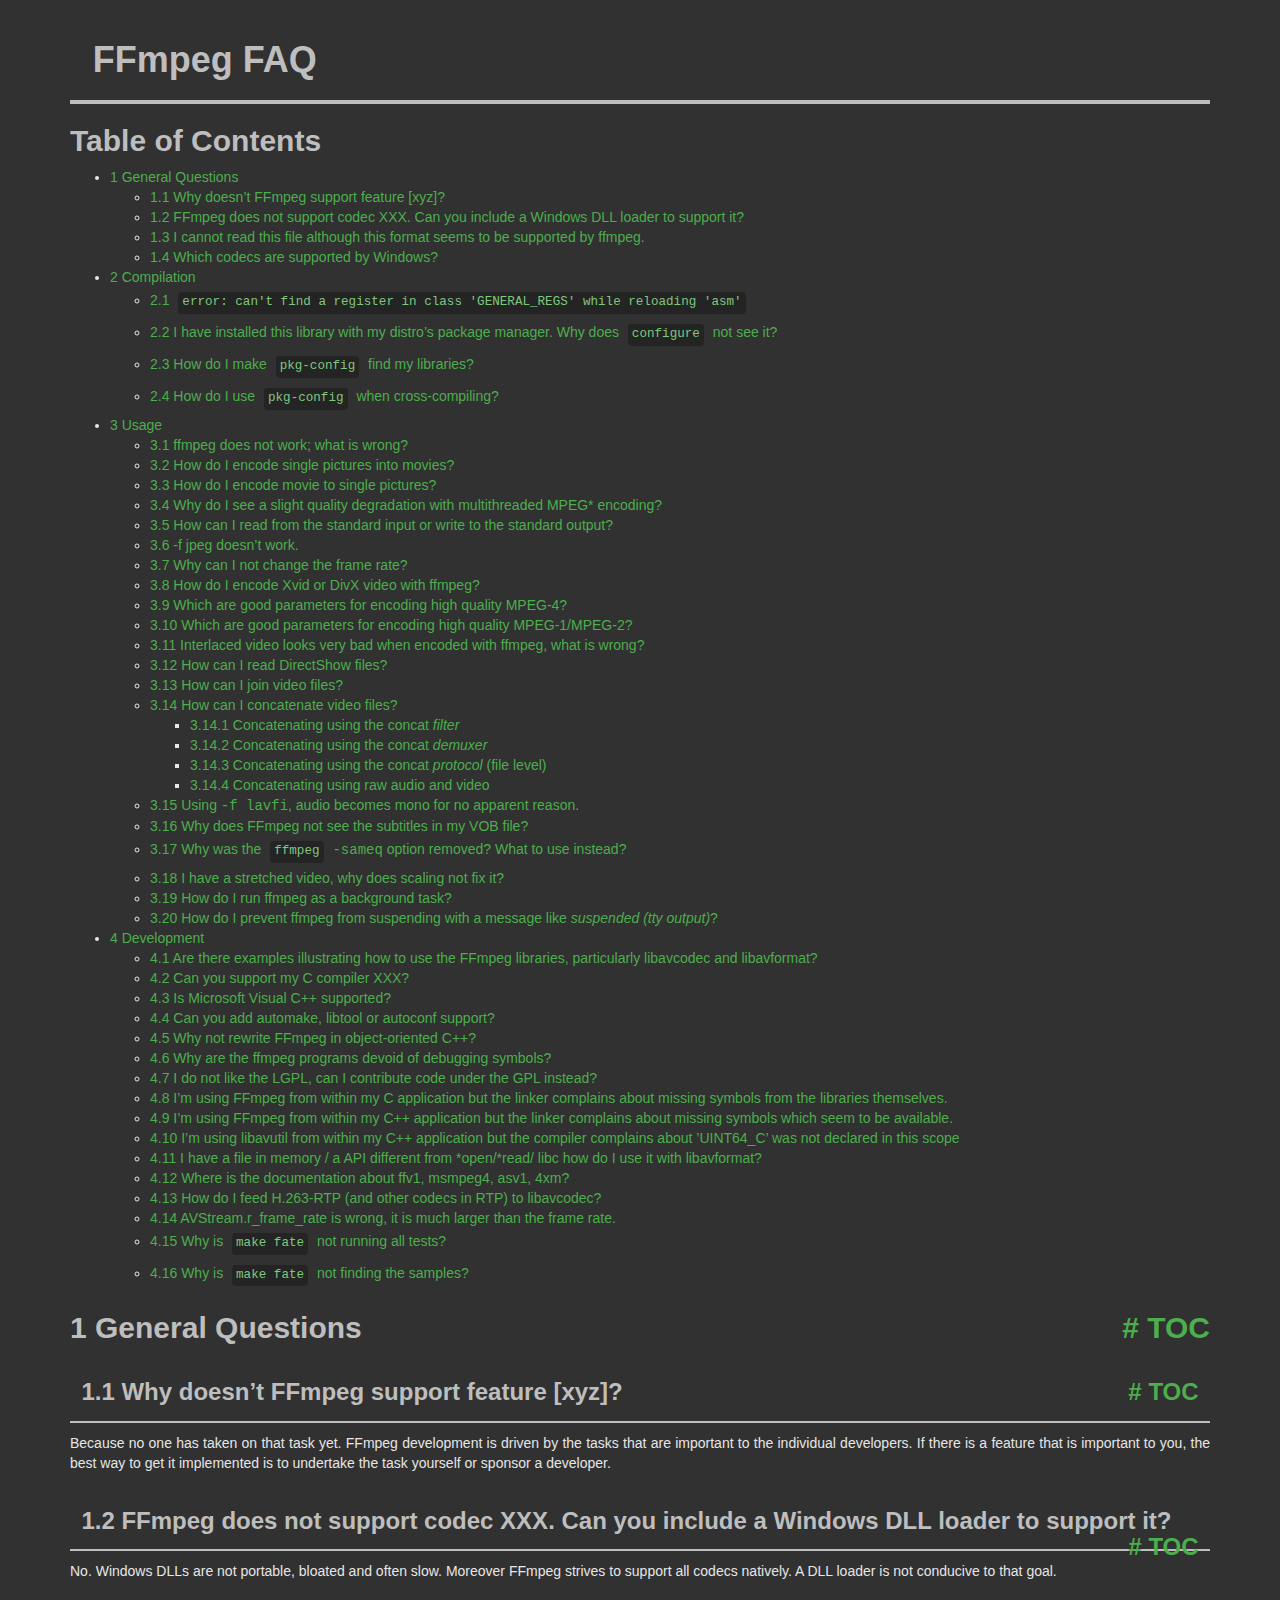
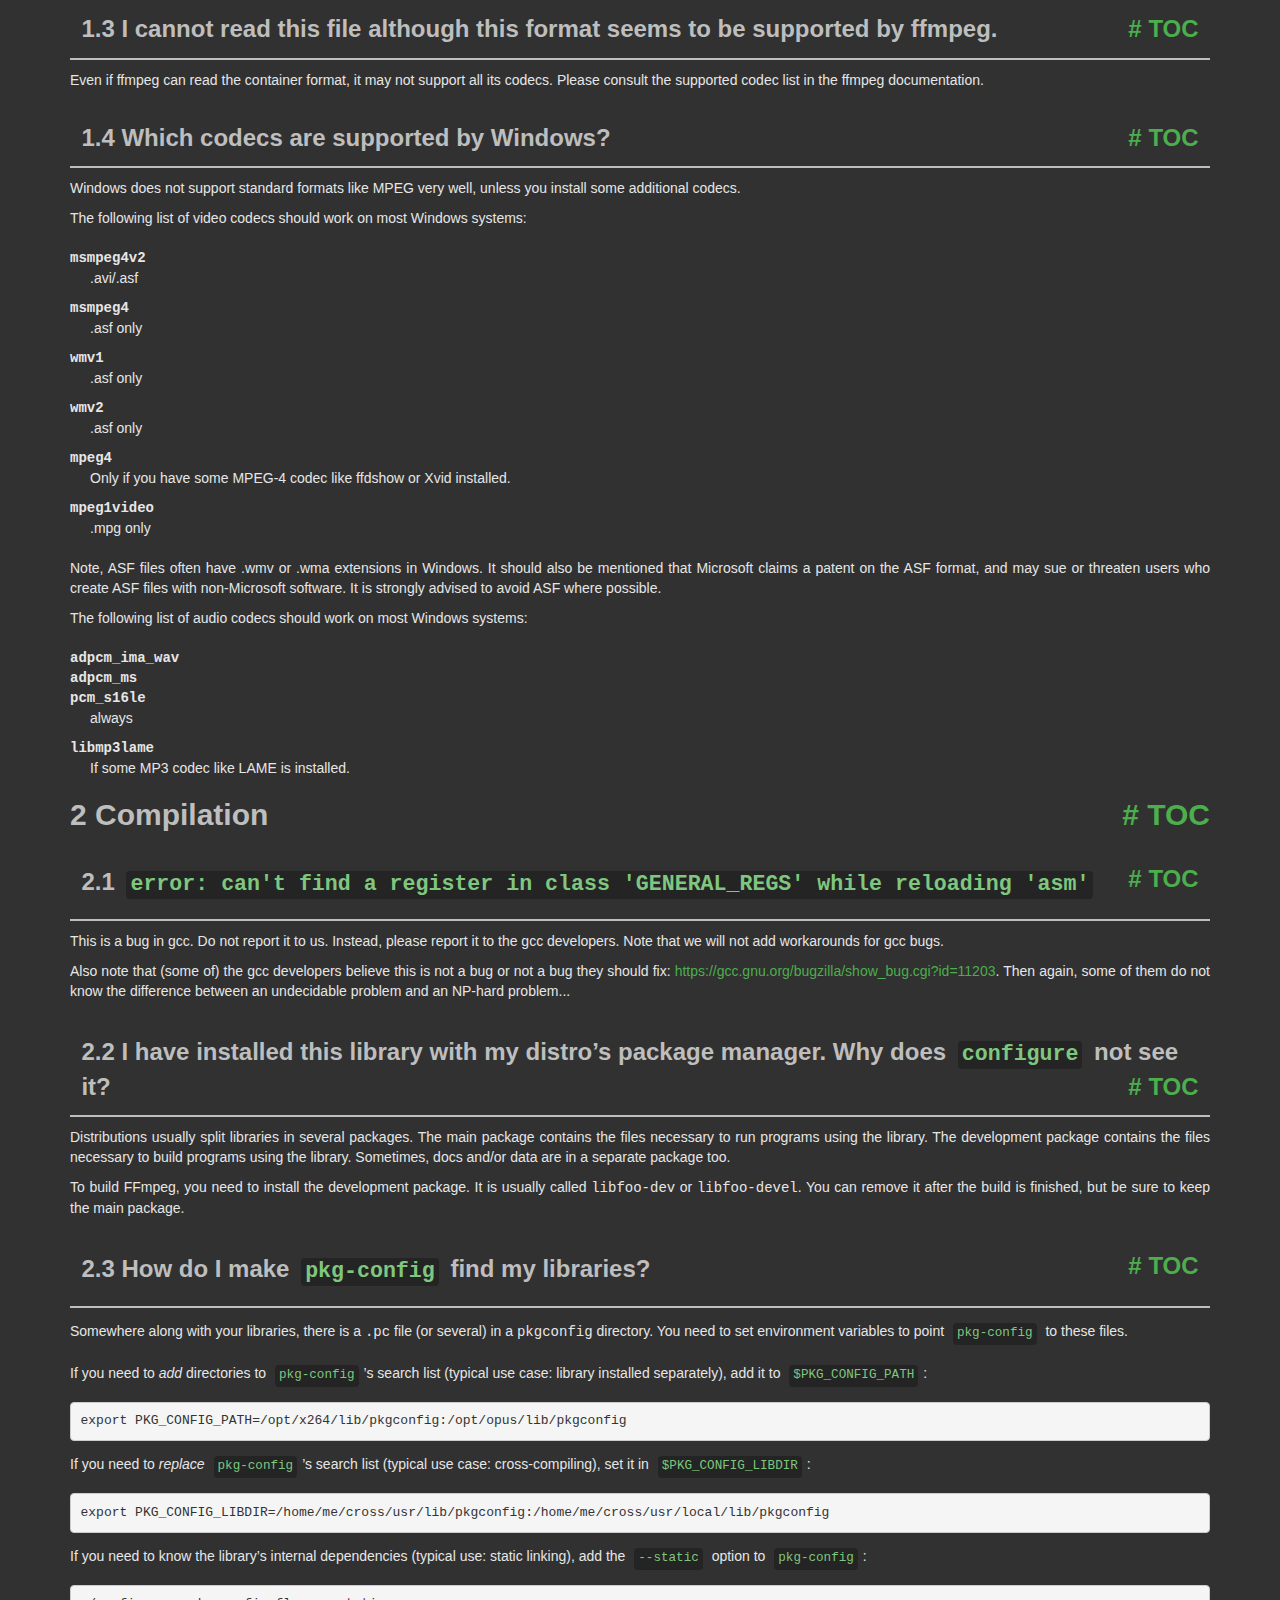
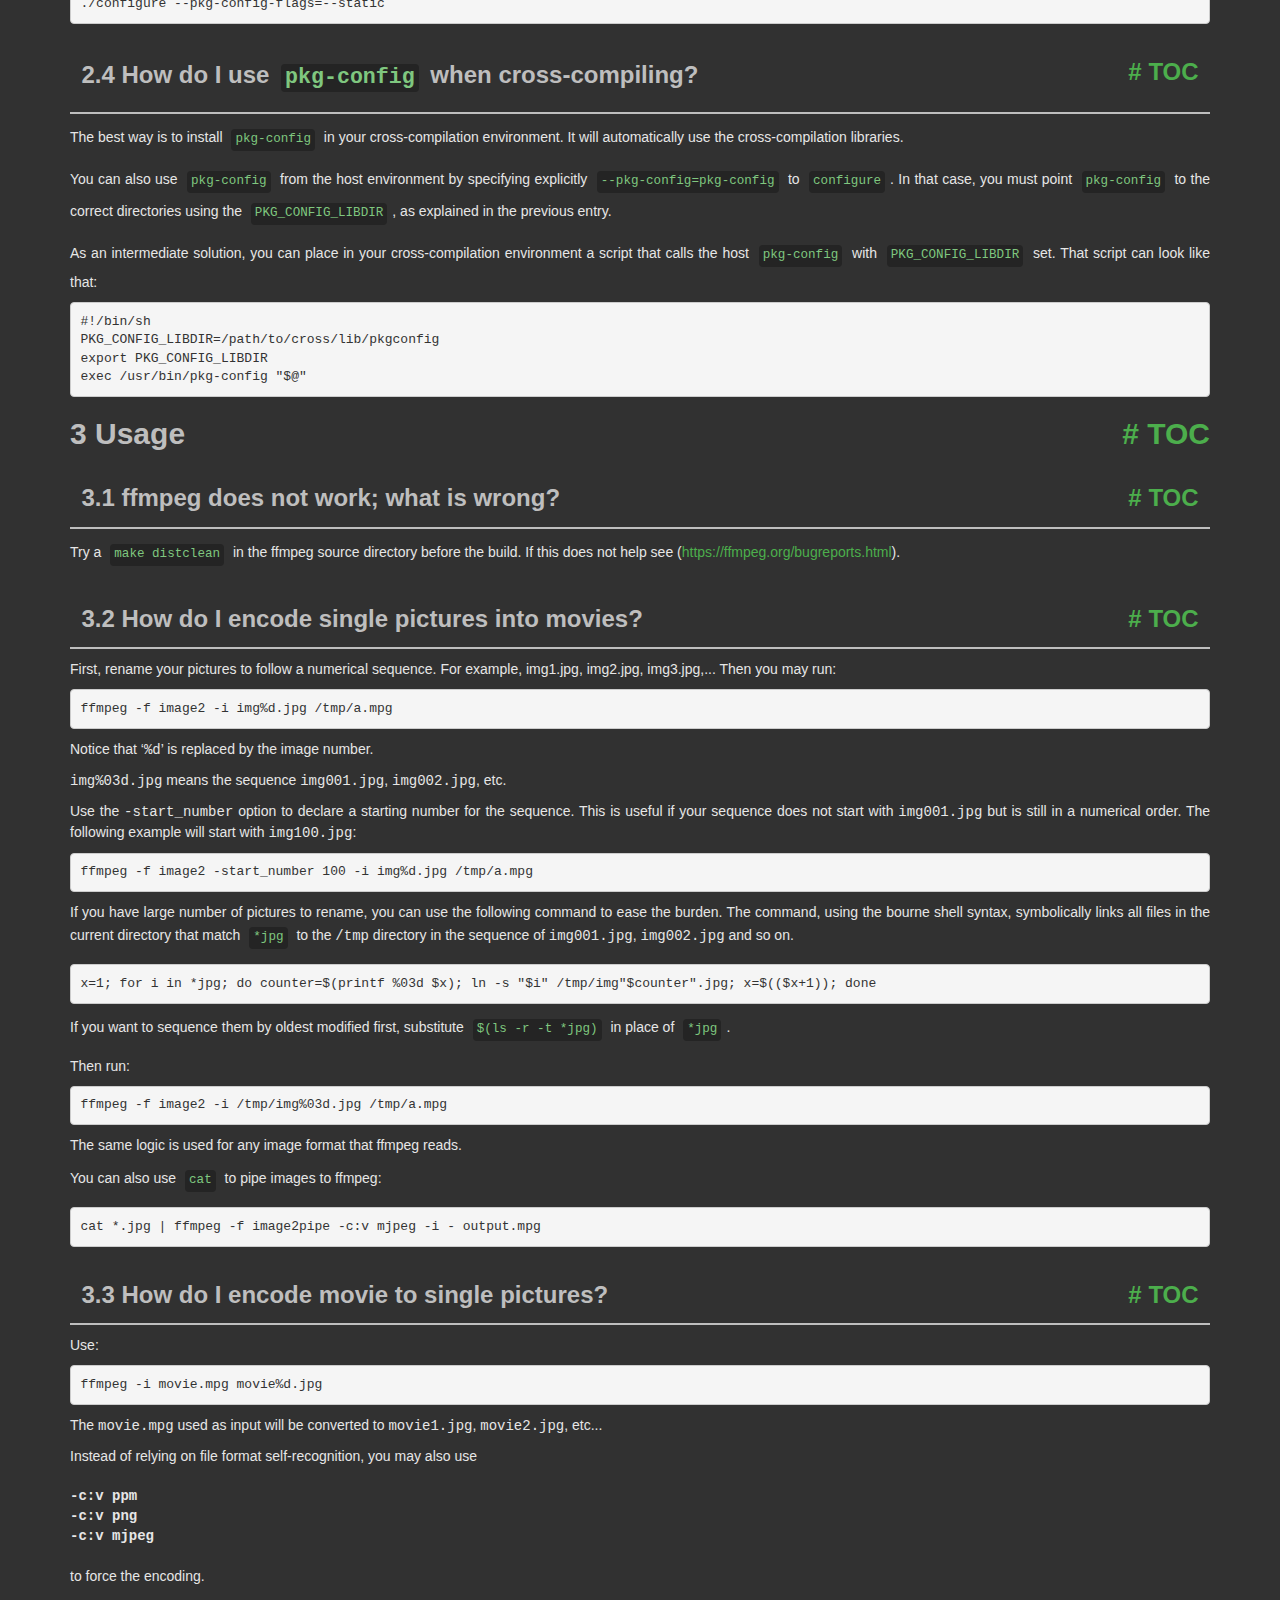
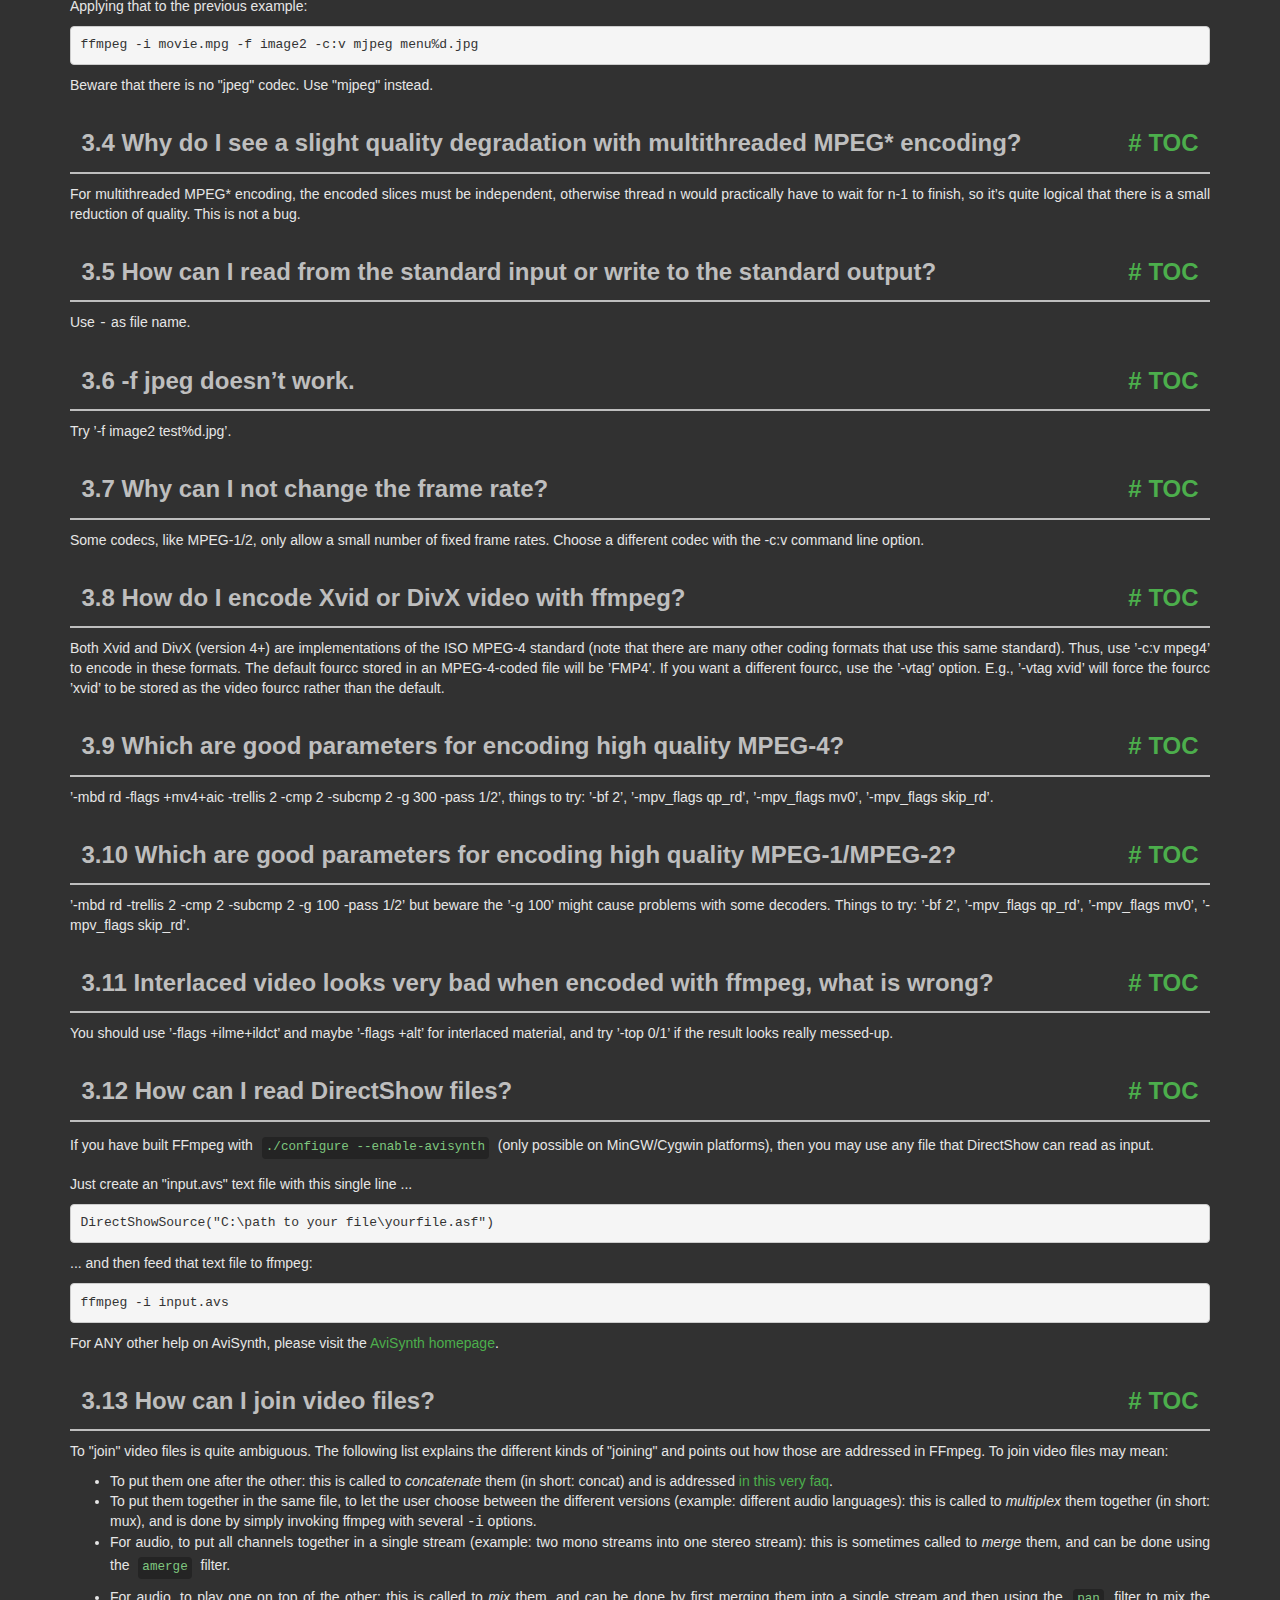
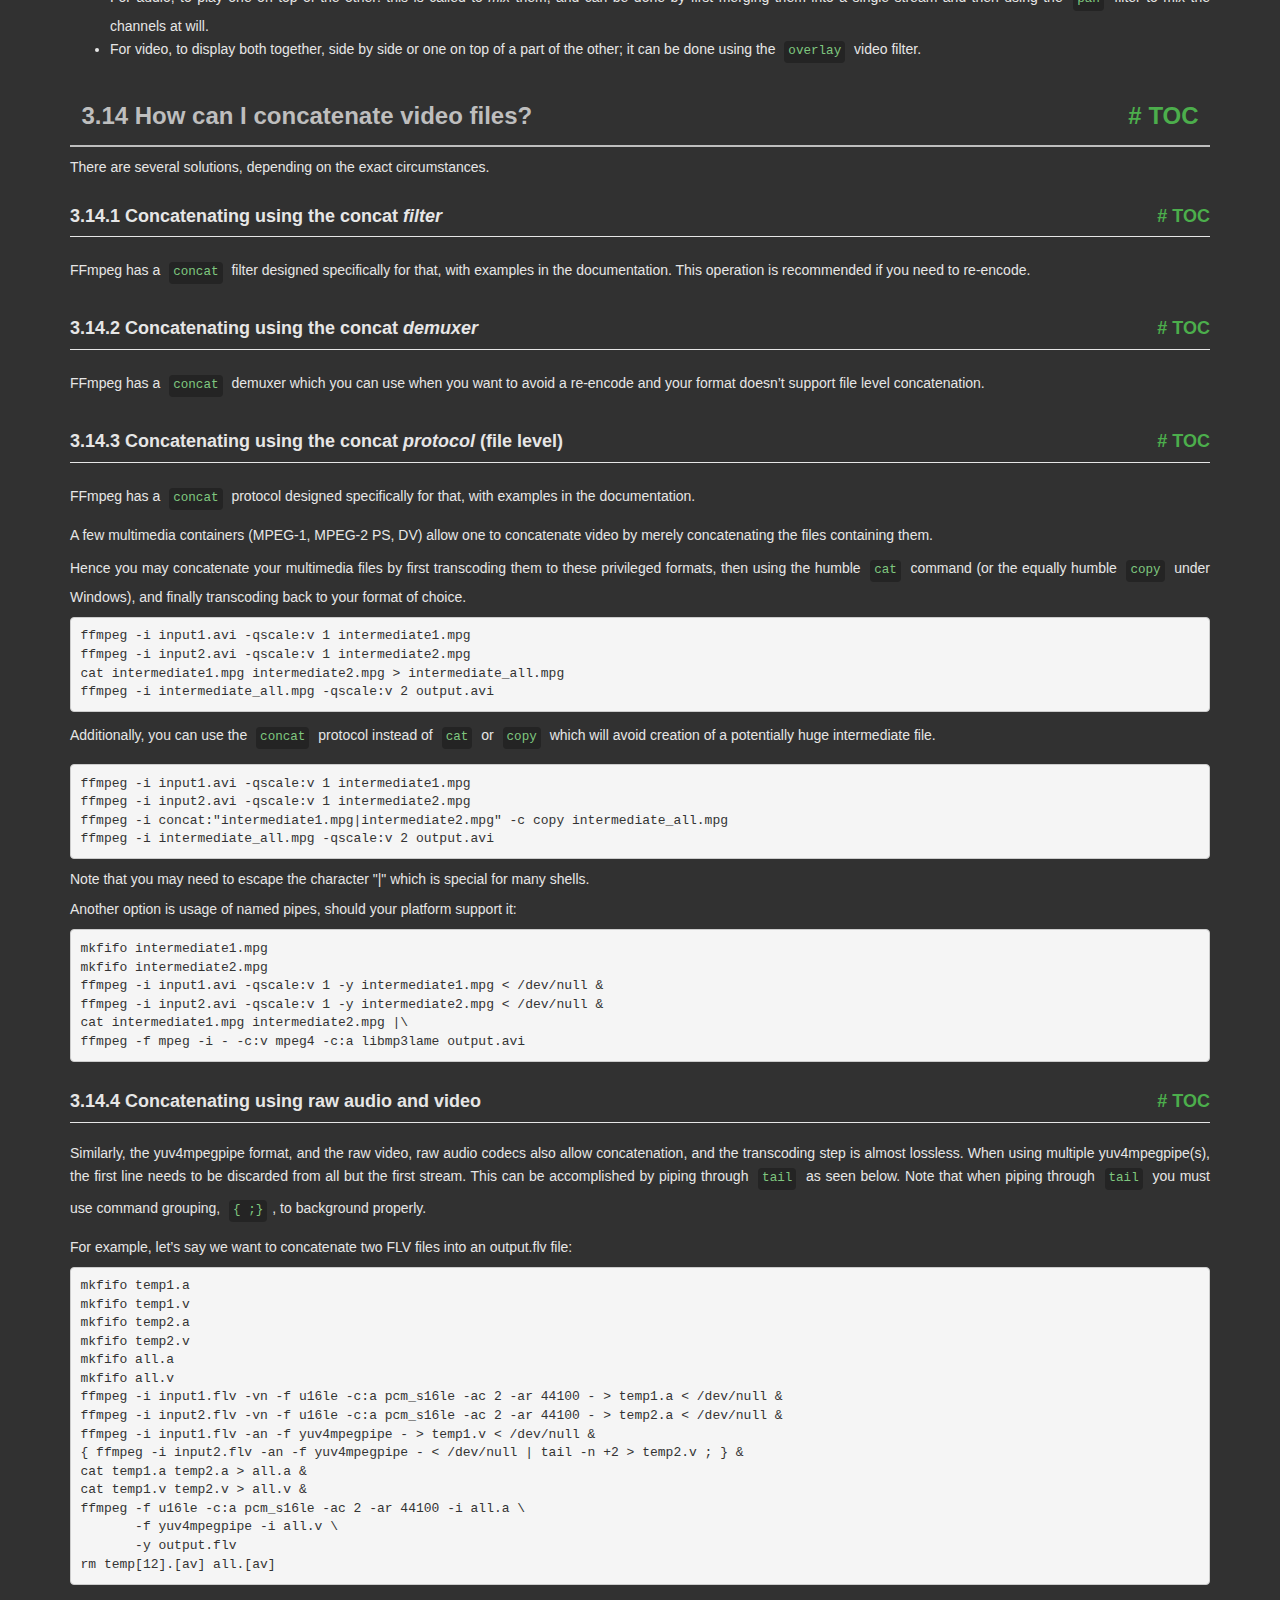
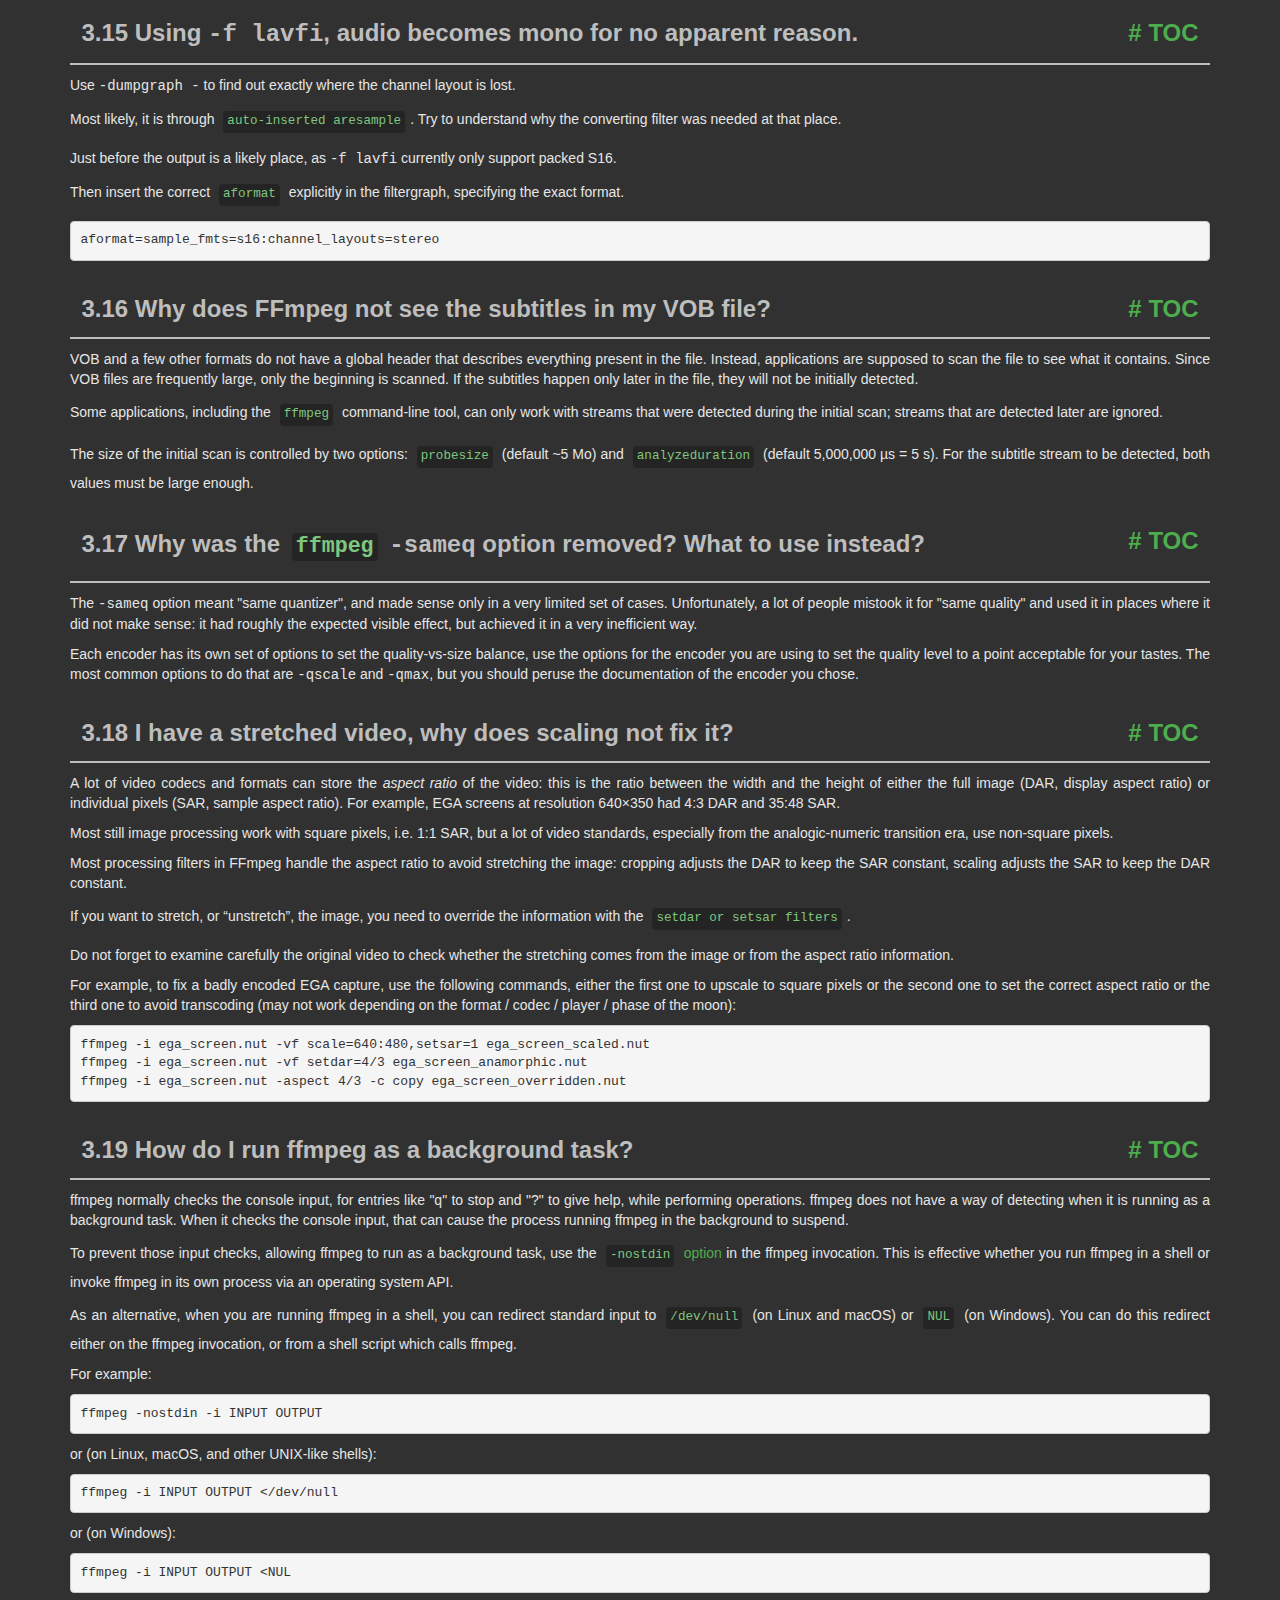
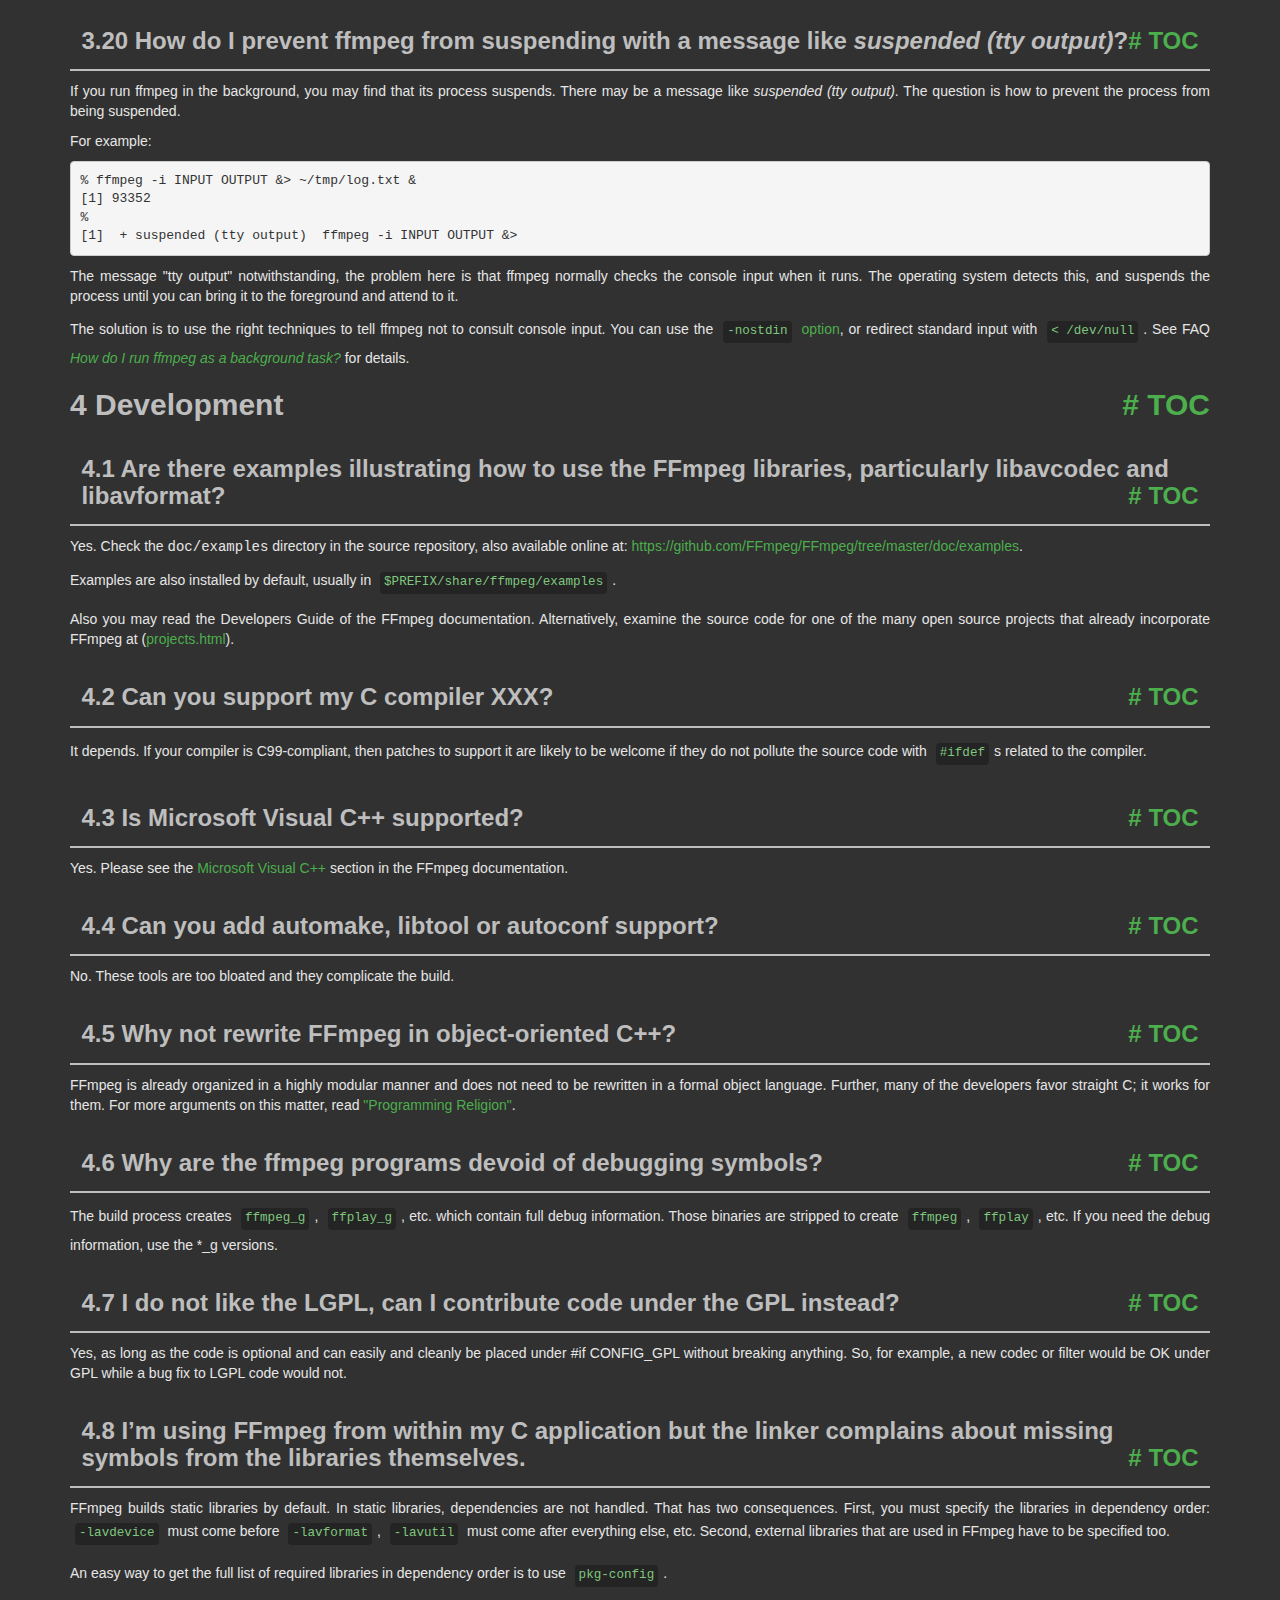
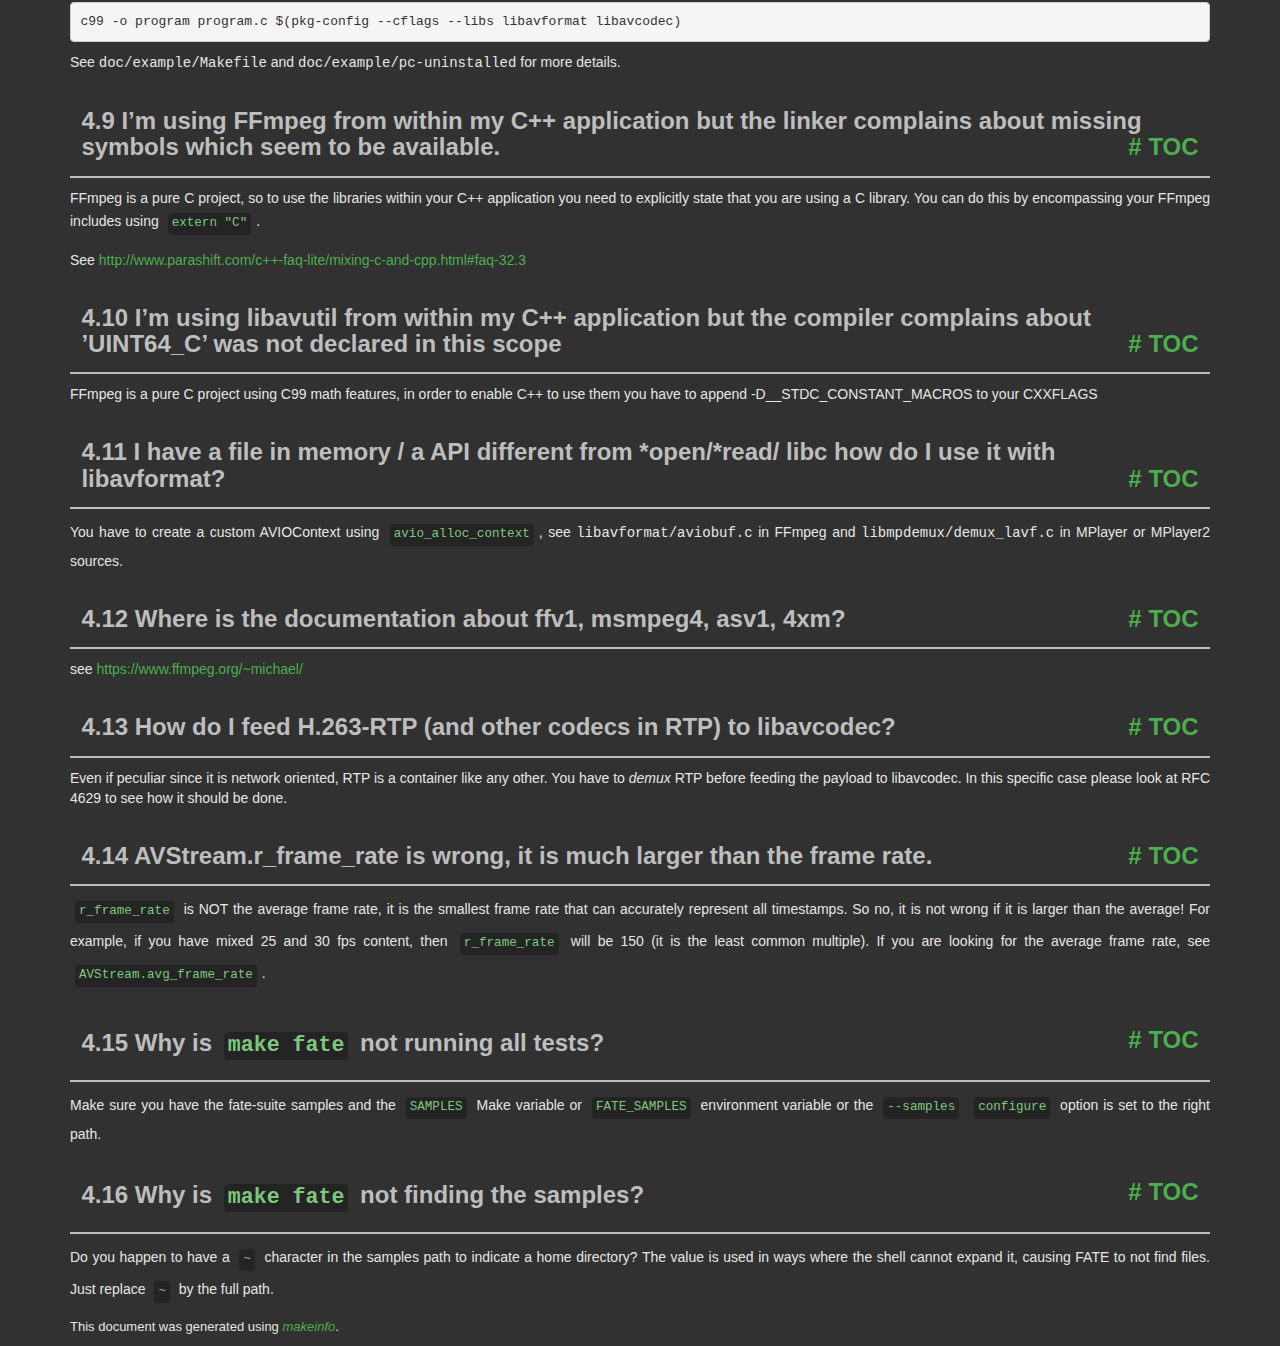
<file: ffmpeg/ffmpeg-master-latest-win64-gpl/doc/faq.html>
<!DOCTYPE html PUBLIC "-//W3C//DTD HTML 4.01 Transitional//EN" "http://www.w3.org/TR/html4/loose.dtd">
<html>
<!-- Created by , GNU Texinfo 7.1.1 -->
  <head>
    <meta charset="utf-8">
    <title>
      FFmpeg FAQ
    </title>
    <meta name="viewport" content="width=device-width,initial-scale=1.0">
    <link rel="stylesheet" type="text/css" href="bootstrap.min.css">
    <link rel="stylesheet" type="text/css" href="style.min.css">
  </head>
  <body>
    <div class="container">
      <h1>
      FFmpeg FAQ
      </h1>


<a name="SEC_Top"></a>

<div class="element-contents" id="SEC_Contents">
<h2 class="contents-heading">Table of Contents</h2>

<div class="contents">

<ul class="toc-numbered-mark">
  <li><a id="toc-General-Questions" href="#General-Questions">1 General Questions</a>
  <ul class="toc-numbered-mark">
    <li><a id="toc-Why-doesn_0027t-FFmpeg-support-feature-_005bxyz_005d_003f" href="#Why-doesn_0027t-FFmpeg-support-feature-_005bxyz_005d_003f">1.1 Why doesn&rsquo;t FFmpeg support feature [xyz]?</a></li>
    <li><a id="toc-FFmpeg-does-not-support-codec-XXX_002e-Can-you-include-a-Windows-DLL-loader-to-support-it_003f" href="#FFmpeg-does-not-support-codec-XXX_002e-Can-you-include-a-Windows-DLL-loader-to-support-it_003f">1.2 FFmpeg does not support codec XXX. Can you include a Windows DLL loader to support it?</a></li>
    <li><a id="toc-I-cannot-read-this-file-although-this-format-seems-to-be-supported-by-ffmpeg_002e" href="#I-cannot-read-this-file-although-this-format-seems-to-be-supported-by-ffmpeg_002e">1.3 I cannot read this file although this format seems to be supported by ffmpeg.</a></li>
    <li><a id="toc-Which-codecs-are-supported-by-Windows_003f" href="#Which-codecs-are-supported-by-Windows_003f">1.4 Which codecs are supported by Windows?</a></li>
  </ul></li>
  <li><a id="toc-Compilation" href="#Compilation">2 Compilation</a>
  <ul class="toc-numbered-mark">
    <li><a id="toc-error_003a-can_0027t-find-a-register-in-class-_0027GENERAL_005fREGS_0027-while-reloading-_0027asm_0027" href="#error_003a-can_0027t-find-a-register-in-class-_0027GENERAL_005fREGS_0027-while-reloading-_0027asm_0027">2.1 <code class="code">error: can't find a register in class 'GENERAL_REGS' while reloading 'asm'</code></a></li>
    <li><a id="toc-I-have-installed-this-library-with-my-distro_0027s-package-manager_002e-Why-does-configure-not-see-it_003f" href="#I-have-installed-this-library-with-my-distro_0027s-package-manager_002e-Why-does-configure-not-see-it_003f">2.2 I have installed this library with my distro&rsquo;s package manager. Why does <code class="command">configure</code> not see it?</a></li>
    <li><a id="toc-How-do-I-make-pkg_002dconfig-find-my-libraries_003f" href="#How-do-I-make-pkg_002dconfig-find-my-libraries_003f">2.3 How do I make <code class="command">pkg-config</code> find my libraries?</a></li>
    <li><a id="toc-How-do-I-use-pkg_002dconfig-when-cross_002dcompiling_003f" href="#How-do-I-use-pkg_002dconfig-when-cross_002dcompiling_003f">2.4 How do I use <code class="command">pkg-config</code> when cross-compiling?</a></li>
  </ul></li>
  <li><a id="toc-Usage" href="#Usage">3 Usage</a>
  <ul class="toc-numbered-mark">
    <li><a id="toc-ffmpeg-does-not-work_003b-what-is-wrong_003f" href="#ffmpeg-does-not-work_003b-what-is-wrong_003f">3.1 ffmpeg does not work; what is wrong?</a></li>
    <li><a id="toc-How-do-I-encode-single-pictures-into-movies_003f" href="#How-do-I-encode-single-pictures-into-movies_003f">3.2 How do I encode single pictures into movies?</a></li>
    <li><a id="toc-How-do-I-encode-movie-to-single-pictures_003f" href="#How-do-I-encode-movie-to-single-pictures_003f">3.3 How do I encode movie to single pictures?</a></li>
    <li><a id="toc-Why-do-I-see-a-slight-quality-degradation-with-multithreaded-MPEG_002a-encoding_003f" href="#Why-do-I-see-a-slight-quality-degradation-with-multithreaded-MPEG_002a-encoding_003f">3.4 Why do I see a slight quality degradation with multithreaded MPEG* encoding?</a></li>
    <li><a id="toc-How-can-I-read-from-the-standard-input-or-write-to-the-standard-output_003f" href="#How-can-I-read-from-the-standard-input-or-write-to-the-standard-output_003f">3.5 How can I read from the standard input or write to the standard output?</a></li>
    <li><a id="toc-_002df-jpeg-doesn_0027t-work_002e" href="#g_t_002df-jpeg-doesn_0027t-work_002e">3.6 -f jpeg doesn&rsquo;t work.</a></li>
    <li><a id="toc-Why-can-I-not-change-the-frame-rate_003f" href="#Why-can-I-not-change-the-frame-rate_003f">3.7 Why can I not change the frame rate?</a></li>
    <li><a id="toc-How-do-I-encode-Xvid-or-DivX-video-with-ffmpeg_003f" href="#How-do-I-encode-Xvid-or-DivX-video-with-ffmpeg_003f">3.8 How do I encode Xvid or DivX video with ffmpeg?</a></li>
    <li><a id="toc-Which-are-good-parameters-for-encoding-high-quality-MPEG_002d4_003f" href="#Which-are-good-parameters-for-encoding-high-quality-MPEG_002d4_003f">3.9 Which are good parameters for encoding high quality MPEG-4?</a></li>
    <li><a id="toc-Which-are-good-parameters-for-encoding-high-quality-MPEG_002d1_002fMPEG_002d2_003f" href="#Which-are-good-parameters-for-encoding-high-quality-MPEG_002d1_002fMPEG_002d2_003f">3.10 Which are good parameters for encoding high quality MPEG-1/MPEG-2?</a></li>
    <li><a id="toc-Interlaced-video-looks-very-bad-when-encoded-with-ffmpeg_002c-what-is-wrong_003f" href="#Interlaced-video-looks-very-bad-when-encoded-with-ffmpeg_002c-what-is-wrong_003f">3.11 Interlaced video looks very bad when encoded with ffmpeg, what is wrong?</a></li>
    <li><a id="toc-How-can-I-read-DirectShow-files_003f" href="#How-can-I-read-DirectShow-files_003f">3.12 How can I read DirectShow files?</a></li>
    <li><a id="toc-How-can-I-join-video-files_003f" href="#How-can-I-join-video-files_003f">3.13 How can I join video files?</a></li>
    <li><a id="toc-How-can-I-concatenate-video-files_003f" href="#How-can-I-concatenate-video-files_003f">3.14 How can I concatenate video files?</a>
    <ul class="toc-numbered-mark">
      <li><a id="toc-Concatenating-using-the-concat-filter" href="#Concatenating-using-the-concat-filter">3.14.1 Concatenating using the concat <em class="emph">filter</em></a></li>
      <li><a id="toc-Concatenating-using-the-concat-demuxer" href="#Concatenating-using-the-concat-demuxer">3.14.2 Concatenating using the concat <em class="emph">demuxer</em></a></li>
      <li><a id="toc-Concatenating-using-the-concat-protocol-_0028file-level_0029" href="#Concatenating-using-the-concat-protocol-_0028file-level_0029">3.14.3 Concatenating using the concat <em class="emph">protocol</em> (file level)</a></li>
      <li><a id="toc-Concatenating-using-raw-audio-and-video" href="#Concatenating-using-raw-audio-and-video">3.14.4 Concatenating using raw audio and video</a></li>
    </ul></li>
    <li><a id="toc-Using-_002df-lavfi_002c-audio-becomes-mono-for-no-apparent-reason_002e" href="#Using-_002df-lavfi_002c-audio-becomes-mono-for-no-apparent-reason_002e">3.15 Using <samp class="option">-f lavfi</samp>, audio becomes mono for no apparent reason.</a></li>
    <li><a id="toc-Why-does-FFmpeg-not-see-the-subtitles-in-my-VOB-file_003f" href="#Why-does-FFmpeg-not-see-the-subtitles-in-my-VOB-file_003f">3.16 Why does FFmpeg not see the subtitles in my VOB file?</a></li>
    <li><a id="toc-Why-was-the-ffmpeg-_002dsameq-option-removed_003f-What-to-use-instead_003f" href="#Why-was-the-ffmpeg-_002dsameq-option-removed_003f-What-to-use-instead_003f">3.17 Why was the <code class="command">ffmpeg</code> <samp class="option">-sameq</samp> option removed? What to use instead?</a></li>
    <li><a id="toc-I-have-a-stretched-video_002c-why-does-scaling-not-fix-it_003f" href="#I-have-a-stretched-video_002c-why-does-scaling-not-fix-it_003f">3.18 I have a stretched video, why does scaling not fix it?</a></li>
    <li><a id="toc-How-do-I-run-ffmpeg-as-a-background-task_003f" href="#How-do-I-run-ffmpeg-as-a-background-task_003f">3.19 How do I run ffmpeg as a background task?</a></li>
    <li><a id="toc-How-do-I-prevent-ffmpeg-from-suspending-with-a-message-like-suspended-_0028tty-output_0029_003f" href="#How-do-I-prevent-ffmpeg-from-suspending-with-a-message-like-suspended-_0028tty-output_0029_003f">3.20 How do I prevent ffmpeg from suspending with a message like <em class="emph">suspended (tty output)</em>?</a></li>
  </ul></li>
  <li><a id="toc-Development" href="#Development">4 Development</a>
  <ul class="toc-numbered-mark">
    <li><a id="toc-Are-there-examples-illustrating-how-to-use-the-FFmpeg-libraries_002c-particularly-libavcodec-and-libavformat_003f" href="#Are-there-examples-illustrating-how-to-use-the-FFmpeg-libraries_002c-particularly-libavcodec-and-libavformat_003f">4.1 Are there examples illustrating how to use the FFmpeg libraries, particularly libavcodec and libavformat?</a></li>
    <li><a id="toc-Can-you-support-my-C-compiler-XXX_003f" href="#Can-you-support-my-C-compiler-XXX_003f">4.2 Can you support my C compiler XXX?</a></li>
    <li><a id="toc-Is-Microsoft-Visual-C_002b_002b-supported_003f" href="#Is-Microsoft-Visual-C_002b_002b-supported_003f">4.3 Is Microsoft Visual C++ supported?</a></li>
    <li><a id="toc-Can-you-add-automake_002c-libtool-or-autoconf-support_003f" href="#Can-you-add-automake_002c-libtool-or-autoconf-support_003f">4.4 Can you add automake, libtool or autoconf support?</a></li>
    <li><a id="toc-Why-not-rewrite-FFmpeg-in-object_002doriented-C_002b_002b_003f" href="#Why-not-rewrite-FFmpeg-in-object_002doriented-C_002b_002b_003f">4.5 Why not rewrite FFmpeg in object-oriented C++?</a></li>
    <li><a id="toc-Why-are-the-ffmpeg-programs-devoid-of-debugging-symbols_003f" href="#Why-are-the-ffmpeg-programs-devoid-of-debugging-symbols_003f">4.6 Why are the ffmpeg programs devoid of debugging symbols?</a></li>
    <li><a id="toc-I-do-not-like-the-LGPL_002c-can-I-contribute-code-under-the-GPL-instead_003f" href="#I-do-not-like-the-LGPL_002c-can-I-contribute-code-under-the-GPL-instead_003f">4.7 I do not like the LGPL, can I contribute code under the GPL instead?</a></li>
    <li><a id="toc-I_0027m-using-FFmpeg-from-within-my-C-application-but-the-linker-complains-about-missing-symbols-from-the-libraries-themselves_002e" href="#I_0027m-using-FFmpeg-from-within-my-C-application-but-the-linker-complains-about-missing-symbols-from-the-libraries-themselves_002e">4.8 I&rsquo;m using FFmpeg from within my C application but the linker complains about missing symbols from the libraries themselves.</a></li>
    <li><a id="toc-I_0027m-using-FFmpeg-from-within-my-C_002b_002b-application-but-the-linker-complains-about-missing-symbols-which-seem-to-be-available_002e" href="#I_0027m-using-FFmpeg-from-within-my-C_002b_002b-application-but-the-linker-complains-about-missing-symbols-which-seem-to-be-available_002e">4.9 I&rsquo;m using FFmpeg from within my C++ application but the linker complains about missing symbols which seem to be available.</a></li>
    <li><a id="toc-I_0027m-using-libavutil-from-within-my-C_002b_002b-application-but-the-compiler-complains-about-_0027UINT64_005fC_0027-was-not-declared-in-this-scope" href="#I_0027m-using-libavutil-from-within-my-C_002b_002b-application-but-the-compiler-complains-about-_0027UINT64_005fC_0027-was-not-declared-in-this-scope">4.10 I&rsquo;m using libavutil from within my C++ application but the compiler complains about &rsquo;UINT64_C&rsquo; was not declared in this scope</a></li>
    <li><a id="toc-I-have-a-file-in-memory-_002f-a-API-different-from-_002aopen_002f_002aread_002f-libc-how-do-I-use-it-with-libavformat_003f" href="#I-have-a-file-in-memory-_002f-a-API-different-from-_002aopen_002f_002aread_002f-libc-how-do-I-use-it-with-libavformat_003f">4.11 I have a file in memory / a API different from *open/*read/ libc how do I use it with libavformat?</a></li>
    <li><a id="toc-Where-is-the-documentation-about-ffv1_002c-msmpeg4_002c-asv1_002c-4xm_003f" href="#Where-is-the-documentation-about-ffv1_002c-msmpeg4_002c-asv1_002c-4xm_003f">4.12 Where is the documentation about ffv1, msmpeg4, asv1, 4xm?</a></li>
    <li><a id="toc-How-do-I-feed-H_002e263_002dRTP-_0028and-other-codecs-in-RTP_0029-to-libavcodec_003f" href="#How-do-I-feed-H_002e263_002dRTP-_0028and-other-codecs-in-RTP_0029-to-libavcodec_003f">4.13 How do I feed H.263-RTP (and other codecs in RTP) to libavcodec?</a></li>
    <li><a id="toc-AVStream_002er_005fframe_005frate-is-wrong_002c-it-is-much-larger-than-the-frame-rate_002e" href="#AVStream_002er_005fframe_005frate-is-wrong_002c-it-is-much-larger-than-the-frame-rate_002e">4.14 AVStream.r_frame_rate is wrong, it is much larger than the frame rate.</a></li>
    <li><a id="toc-Why-is-make-fate-not-running-all-tests_003f" href="#Why-is-make-fate-not-running-all-tests_003f">4.15 Why is <code class="code">make fate</code> not running all tests?</a></li>
    <li><a id="toc-Why-is-make-fate-not-finding-the-samples_003f" href="#Why-is-make-fate-not-finding-the-samples_003f">4.16 Why is <code class="code">make fate</code> not finding the samples?</a></li>
  </ul></li>
</ul>
</div>
</div>

<a name="General-Questions"></a>
<h2 class="chapter">1 General Questions<span class="pull-right"><a class="anchor hidden-xs" href="#General-Questions" aria-hidden="true">#</a> <a class="anchor hidden-xs"href="#toc-General-Questions" aria-hidden="true">TOC</a></span></h2>

<a name="Why-doesn_0027t-FFmpeg-support-feature-_005bxyz_005d_003f"></a>
<h3 class="section">1.1 Why doesn&rsquo;t FFmpeg support feature [xyz]?<span class="pull-right"><a class="anchor hidden-xs" href="#Why-doesn_0027t-FFmpeg-support-feature-_005bxyz_005d_003f" aria-hidden="true">#</a> <a class="anchor hidden-xs"href="#toc-Why-doesn_0027t-FFmpeg-support-feature-_005bxyz_005d_003f" aria-hidden="true">TOC</a></span></h3>

<p>Because no one has taken on that task yet. FFmpeg development is
driven by the tasks that are important to the individual developers.
If there is a feature that is important to you, the best way to get
it implemented is to undertake the task yourself or sponsor a developer.
</p>
<a name="FFmpeg-does-not-support-codec-XXX_002e-Can-you-include-a-Windows-DLL-loader-to-support-it_003f"></a>
<h3 class="section">1.2 FFmpeg does not support codec XXX. Can you include a Windows DLL loader to support it?<span class="pull-right"><a class="anchor hidden-xs" href="#FFmpeg-does-not-support-codec-XXX_002e-Can-you-include-a-Windows-DLL-loader-to-support-it_003f" aria-hidden="true">#</a> <a class="anchor hidden-xs"href="#toc-FFmpeg-does-not-support-codec-XXX_002e-Can-you-include-a-Windows-DLL-loader-to-support-it_003f" aria-hidden="true">TOC</a></span></h3>

<p>No. Windows DLLs are not portable, bloated and often slow.
Moreover FFmpeg strives to support all codecs natively.
A DLL loader is not conducive to that goal.
</p>
<a name="I-cannot-read-this-file-although-this-format-seems-to-be-supported-by-ffmpeg_002e"></a>
<h3 class="section">1.3 I cannot read this file although this format seems to be supported by ffmpeg.<span class="pull-right"><a class="anchor hidden-xs" href="#I-cannot-read-this-file-although-this-format-seems-to-be-supported-by-ffmpeg_002e" aria-hidden="true">#</a> <a class="anchor hidden-xs"href="#toc-I-cannot-read-this-file-although-this-format-seems-to-be-supported-by-ffmpeg_002e" aria-hidden="true">TOC</a></span></h3>

<p>Even if ffmpeg can read the container format, it may not support all its
codecs. Please consult the supported codec list in the ffmpeg
documentation.
</p>
<a name="Which-codecs-are-supported-by-Windows_003f"></a>
<h3 class="section">1.4 Which codecs are supported by Windows?<span class="pull-right"><a class="anchor hidden-xs" href="#Which-codecs-are-supported-by-Windows_003f" aria-hidden="true">#</a> <a class="anchor hidden-xs"href="#toc-Which-codecs-are-supported-by-Windows_003f" aria-hidden="true">TOC</a></span></h3>

<p>Windows does not support standard formats like MPEG very well, unless you
install some additional codecs.
</p>
<p>The following list of video codecs should work on most Windows systems:
</p><dl class="table">
<dt><samp class="option">msmpeg4v2</samp></dt>
<dd><p>.avi/.asf
</p></dd>
<dt><samp class="option">msmpeg4</samp></dt>
<dd><p>.asf only
</p></dd>
<dt><samp class="option">wmv1</samp></dt>
<dd><p>.asf only
</p></dd>
<dt><samp class="option">wmv2</samp></dt>
<dd><p>.asf only
</p></dd>
<dt><samp class="option">mpeg4</samp></dt>
<dd><p>Only if you have some MPEG-4 codec like ffdshow or Xvid installed.
</p></dd>
<dt><samp class="option">mpeg1video</samp></dt>
<dd><p>.mpg only
</p></dd>
</dl>
<p>Note, ASF files often have .wmv or .wma extensions in Windows. It should also
be mentioned that Microsoft claims a patent on the ASF format, and may sue
or threaten users who create ASF files with non-Microsoft software. It is
strongly advised to avoid ASF where possible.
</p>
<p>The following list of audio codecs should work on most Windows systems:
</p><dl class="table">
<dt><samp class="option">adpcm_ima_wav</samp></dt>
<dt><samp class="option">adpcm_ms</samp></dt>
<dt><samp class="option">pcm_s16le</samp></dt>
<dd><p>always
</p></dd>
<dt><samp class="option">libmp3lame</samp></dt>
<dd><p>If some MP3 codec like LAME is installed.
</p></dd>
</dl>


<a name="Compilation"></a>
<h2 class="chapter">2 Compilation<span class="pull-right"><a class="anchor hidden-xs" href="#Compilation" aria-hidden="true">#</a> <a class="anchor hidden-xs"href="#toc-Compilation" aria-hidden="true">TOC</a></span></h2>

<a name="error_003a-can_0027t-find-a-register-in-class-_0027GENERAL_005fREGS_0027-while-reloading-_0027asm_0027"></a>
<h3 class="section">2.1 <code class="code">error: can't find a register in class 'GENERAL_REGS' while reloading 'asm'</code><span class="pull-right"><a class="anchor hidden-xs" href="#error_003a-can_0027t-find-a-register-in-class-_0027GENERAL_005fREGS_0027-while-reloading-_0027asm_0027" aria-hidden="true">#</a> <a class="anchor hidden-xs"href="#toc-error_003a-can_0027t-find-a-register-in-class-_0027GENERAL_005fREGS_0027-while-reloading-_0027asm_0027" aria-hidden="true">TOC</a></span></h3>

<p>This is a bug in gcc. Do not report it to us. Instead, please report it to
the gcc developers. Note that we will not add workarounds for gcc bugs.
</p>
<p>Also note that (some of) the gcc developers believe this is not a bug or
not a bug they should fix:
<a class="url" href="https://gcc.gnu.org/bugzilla/show_bug.cgi?id=11203">https://gcc.gnu.org/bugzilla/show_bug.cgi?id=11203</a>.
Then again, some of them do not know the difference between an undecidable
problem and an NP-hard problem...
</p>
<a name="I-have-installed-this-library-with-my-distro_0027s-package-manager_002e-Why-does-configure-not-see-it_003f"></a>
<h3 class="section">2.2 I have installed this library with my distro&rsquo;s package manager. Why does <code class="command">configure</code> not see it?<span class="pull-right"><a class="anchor hidden-xs" href="#I-have-installed-this-library-with-my-distro_0027s-package-manager_002e-Why-does-configure-not-see-it_003f" aria-hidden="true">#</a> <a class="anchor hidden-xs"href="#toc-I-have-installed-this-library-with-my-distro_0027s-package-manager_002e-Why-does-configure-not-see-it_003f" aria-hidden="true">TOC</a></span></h3>

<p>Distributions usually split libraries in several packages. The main package
contains the files necessary to run programs using the library. The
development package contains the files necessary to build programs using the
library. Sometimes, docs and/or data are in a separate package too.
</p>
<p>To build FFmpeg, you need to install the development package. It is usually
called <samp class="file">libfoo-dev</samp> or <samp class="file">libfoo-devel</samp>. You can remove it after the
build is finished, but be sure to keep the main package.
</p>
<a name="How-do-I-make-pkg_002dconfig-find-my-libraries_003f"></a>
<h3 class="section">2.3 How do I make <code class="command">pkg-config</code> find my libraries?<span class="pull-right"><a class="anchor hidden-xs" href="#How-do-I-make-pkg_002dconfig-find-my-libraries_003f" aria-hidden="true">#</a> <a class="anchor hidden-xs"href="#toc-How-do-I-make-pkg_002dconfig-find-my-libraries_003f" aria-hidden="true">TOC</a></span></h3>

<p>Somewhere along with your libraries, there is a <samp class="file">.pc</samp> file (or several)
in a <samp class="file">pkgconfig</samp> directory. You need to set environment variables to
point <code class="command">pkg-config</code> to these files.
</p>
<p>If you need to <em class="emph">add</em> directories to <code class="command">pkg-config</code>&rsquo;s search list
(typical use case: library installed separately), add it to
<code class="code">$PKG_CONFIG_PATH</code>:
</p>
<div class="example">
<pre class="example-preformatted">export PKG_CONFIG_PATH=/opt/x264/lib/pkgconfig:/opt/opus/lib/pkgconfig
</pre></div>

<p>If you need to <em class="emph">replace</em> <code class="command">pkg-config</code>&rsquo;s search list
(typical use case: cross-compiling), set it in
<code class="code">$PKG_CONFIG_LIBDIR</code>:
</p>
<div class="example">
<pre class="example-preformatted">export PKG_CONFIG_LIBDIR=/home/me/cross/usr/lib/pkgconfig:/home/me/cross/usr/local/lib/pkgconfig
</pre></div>

<p>If you need to know the library&rsquo;s internal dependencies (typical use: static
linking), add the <code class="code">--static</code> option to <code class="command">pkg-config</code>:
</p>
<div class="example">
<pre class="example-preformatted">./configure --pkg-config-flags=--static
</pre></div>

<a name="How-do-I-use-pkg_002dconfig-when-cross_002dcompiling_003f"></a>
<h3 class="section">2.4 How do I use <code class="command">pkg-config</code> when cross-compiling?<span class="pull-right"><a class="anchor hidden-xs" href="#How-do-I-use-pkg_002dconfig-when-cross_002dcompiling_003f" aria-hidden="true">#</a> <a class="anchor hidden-xs"href="#toc-How-do-I-use-pkg_002dconfig-when-cross_002dcompiling_003f" aria-hidden="true">TOC</a></span></h3>

<p>The best way is to install <code class="command">pkg-config</code> in your cross-compilation
environment. It will automatically use the cross-compilation libraries.
</p>
<p>You can also use <code class="command">pkg-config</code> from the host environment by
specifying explicitly <code class="code">--pkg-config=pkg-config</code> to <code class="command">configure</code>.
In that case, you must point <code class="command">pkg-config</code> to the correct directories
using the <code class="code">PKG_CONFIG_LIBDIR</code>, as explained in the previous entry.
</p>
<p>As an intermediate solution, you can place in your cross-compilation
environment a script that calls the host <code class="command">pkg-config</code> with
<code class="code">PKG_CONFIG_LIBDIR</code> set. That script can look like that:
</p>
<div class="example">
<pre class="example-preformatted">#!/bin/sh
PKG_CONFIG_LIBDIR=/path/to/cross/lib/pkgconfig
export PKG_CONFIG_LIBDIR
exec /usr/bin/pkg-config &quot;$@&quot;
</pre></div>

<a name="Usage"></a>
<h2 class="chapter">3 Usage<span class="pull-right"><a class="anchor hidden-xs" href="#Usage" aria-hidden="true">#</a> <a class="anchor hidden-xs"href="#toc-Usage" aria-hidden="true">TOC</a></span></h2>

<a name="ffmpeg-does-not-work_003b-what-is-wrong_003f"></a>
<h3 class="section">3.1 ffmpeg does not work; what is wrong?<span class="pull-right"><a class="anchor hidden-xs" href="#ffmpeg-does-not-work_003b-what-is-wrong_003f" aria-hidden="true">#</a> <a class="anchor hidden-xs"href="#toc-ffmpeg-does-not-work_003b-what-is-wrong_003f" aria-hidden="true">TOC</a></span></h3>

<p>Try a <code class="code">make distclean</code> in the ffmpeg source directory before the build.
If this does not help see
(<a class="url" href="https://ffmpeg.org/bugreports.html">https://ffmpeg.org/bugreports.html</a>).
</p>
<a name="How-do-I-encode-single-pictures-into-movies_003f"></a>
<h3 class="section">3.2 How do I encode single pictures into movies?<span class="pull-right"><a class="anchor hidden-xs" href="#How-do-I-encode-single-pictures-into-movies_003f" aria-hidden="true">#</a> <a class="anchor hidden-xs"href="#toc-How-do-I-encode-single-pictures-into-movies_003f" aria-hidden="true">TOC</a></span></h3>

<p>First, rename your pictures to follow a numerical sequence.
For example, img1.jpg, img2.jpg, img3.jpg,...
Then you may run:
</p>
<div class="example">
<pre class="example-preformatted">ffmpeg -f image2 -i img%d.jpg /tmp/a.mpg
</pre></div>

<p>Notice that &lsquo;<samp class="samp">%d</samp>&rsquo; is replaced by the image number.
</p>
<p><samp class="file">img%03d.jpg</samp> means the sequence <samp class="file">img001.jpg</samp>, <samp class="file">img002.jpg</samp>, etc.
</p>
<p>Use the <samp class="option">-start_number</samp> option to declare a starting number for
the sequence. This is useful if your sequence does not start with
<samp class="file">img001.jpg</samp> but is still in a numerical order. The following
example will start with <samp class="file">img100.jpg</samp>:
</p>
<div class="example">
<pre class="example-preformatted">ffmpeg -f image2 -start_number 100 -i img%d.jpg /tmp/a.mpg
</pre></div>

<p>If you have large number of pictures to rename, you can use the
following command to ease the burden. The command, using the bourne
shell syntax, symbolically links all files in the current directory
that match <code class="code">*jpg</code> to the <samp class="file">/tmp</samp> directory in the sequence of
<samp class="file">img001.jpg</samp>, <samp class="file">img002.jpg</samp> and so on.
</p>
<div class="example">
<pre class="example-preformatted">x=1; for i in *jpg; do counter=$(printf %03d $x); ln -s &quot;$i&quot; /tmp/img&quot;$counter&quot;.jpg; x=$(($x+1)); done
</pre></div>

<p>If you want to sequence them by oldest modified first, substitute
<code class="code">$(ls -r -t *jpg)</code> in place of <code class="code">*jpg</code>.
</p>
<p>Then run:
</p>
<div class="example">
<pre class="example-preformatted">ffmpeg -f image2 -i /tmp/img%03d.jpg /tmp/a.mpg
</pre></div>

<p>The same logic is used for any image format that ffmpeg reads.
</p>
<p>You can also use <code class="command">cat</code> to pipe images to ffmpeg:
</p>
<div class="example">
<pre class="example-preformatted">cat *.jpg | ffmpeg -f image2pipe -c:v mjpeg -i - output.mpg
</pre></div>

<a name="How-do-I-encode-movie-to-single-pictures_003f"></a>
<h3 class="section">3.3 How do I encode movie to single pictures?<span class="pull-right"><a class="anchor hidden-xs" href="#How-do-I-encode-movie-to-single-pictures_003f" aria-hidden="true">#</a> <a class="anchor hidden-xs"href="#toc-How-do-I-encode-movie-to-single-pictures_003f" aria-hidden="true">TOC</a></span></h3>

<p>Use:
</p>
<div class="example">
<pre class="example-preformatted">ffmpeg -i movie.mpg movie%d.jpg
</pre></div>

<p>The <samp class="file">movie.mpg</samp> used as input will be converted to
<samp class="file">movie1.jpg</samp>, <samp class="file">movie2.jpg</samp>, etc...
</p>
<p>Instead of relying on file format self-recognition, you may also use
</p><dl class="table">
<dt><samp class="option">-c:v ppm</samp></dt>
<dt><samp class="option">-c:v png</samp></dt>
<dt><samp class="option">-c:v mjpeg</samp></dt>
</dl>
<p>to force the encoding.
</p>
<p>Applying that to the previous example:
</p><div class="example">
<pre class="example-preformatted">ffmpeg -i movie.mpg -f image2 -c:v mjpeg menu%d.jpg
</pre></div>

<p>Beware that there is no &quot;jpeg&quot; codec. Use &quot;mjpeg&quot; instead.
</p>
<a name="Why-do-I-see-a-slight-quality-degradation-with-multithreaded-MPEG_002a-encoding_003f"></a>
<h3 class="section">3.4 Why do I see a slight quality degradation with multithreaded MPEG* encoding?<span class="pull-right"><a class="anchor hidden-xs" href="#Why-do-I-see-a-slight-quality-degradation-with-multithreaded-MPEG_002a-encoding_003f" aria-hidden="true">#</a> <a class="anchor hidden-xs"href="#toc-Why-do-I-see-a-slight-quality-degradation-with-multithreaded-MPEG_002a-encoding_003f" aria-hidden="true">TOC</a></span></h3>

<p>For multithreaded MPEG* encoding, the encoded slices must be independent,
otherwise thread n would practically have to wait for n-1 to finish, so it&rsquo;s
quite logical that there is a small reduction of quality. This is not a bug.
</p>
<a name="How-can-I-read-from-the-standard-input-or-write-to-the-standard-output_003f"></a>
<h3 class="section">3.5 How can I read from the standard input or write to the standard output?<span class="pull-right"><a class="anchor hidden-xs" href="#How-can-I-read-from-the-standard-input-or-write-to-the-standard-output_003f" aria-hidden="true">#</a> <a class="anchor hidden-xs"href="#toc-How-can-I-read-from-the-standard-input-or-write-to-the-standard-output_003f" aria-hidden="true">TOC</a></span></h3>

<p>Use <samp class="file">-</samp> as file name.
</p>
<a name="g_t_002df-jpeg-doesn_0027t-work_002e"></a>
<h3 class="section">3.6 -f jpeg doesn&rsquo;t work.<span class="pull-right"><a class="anchor hidden-xs" href="#_002df-jpeg-doesn_0027t-work_002e" aria-hidden="true">#</a> <a class="anchor hidden-xs"href="#toc-_002df-jpeg-doesn_0027t-work_002e" aria-hidden="true">TOC</a></span></h3>

<p>Try &rsquo;-f image2 test%d.jpg&rsquo;.
</p>
<a name="Why-can-I-not-change-the-frame-rate_003f"></a>
<h3 class="section">3.7 Why can I not change the frame rate?<span class="pull-right"><a class="anchor hidden-xs" href="#Why-can-I-not-change-the-frame-rate_003f" aria-hidden="true">#</a> <a class="anchor hidden-xs"href="#toc-Why-can-I-not-change-the-frame-rate_003f" aria-hidden="true">TOC</a></span></h3>

<p>Some codecs, like MPEG-1/2, only allow a small number of fixed frame rates.
Choose a different codec with the -c:v command line option.
</p>
<a name="How-do-I-encode-Xvid-or-DivX-video-with-ffmpeg_003f"></a>
<h3 class="section">3.8 How do I encode Xvid or DivX video with ffmpeg?<span class="pull-right"><a class="anchor hidden-xs" href="#How-do-I-encode-Xvid-or-DivX-video-with-ffmpeg_003f" aria-hidden="true">#</a> <a class="anchor hidden-xs"href="#toc-How-do-I-encode-Xvid-or-DivX-video-with-ffmpeg_003f" aria-hidden="true">TOC</a></span></h3>

<p>Both Xvid and DivX (version 4+) are implementations of the ISO MPEG-4
standard (note that there are many other coding formats that use this
same standard). Thus, use &rsquo;-c:v mpeg4&rsquo; to encode in these formats. The
default fourcc stored in an MPEG-4-coded file will be &rsquo;FMP4&rsquo;. If you want
a different fourcc, use the &rsquo;-vtag&rsquo; option. E.g., &rsquo;-vtag xvid&rsquo; will
force the fourcc &rsquo;xvid&rsquo; to be stored as the video fourcc rather than the
default.
</p>
<a name="Which-are-good-parameters-for-encoding-high-quality-MPEG_002d4_003f"></a>
<h3 class="section">3.9 Which are good parameters for encoding high quality MPEG-4?<span class="pull-right"><a class="anchor hidden-xs" href="#Which-are-good-parameters-for-encoding-high-quality-MPEG_002d4_003f" aria-hidden="true">#</a> <a class="anchor hidden-xs"href="#toc-Which-are-good-parameters-for-encoding-high-quality-MPEG_002d4_003f" aria-hidden="true">TOC</a></span></h3>

<p>&rsquo;-mbd rd -flags +mv4+aic -trellis 2 -cmp 2 -subcmp 2 -g 300 -pass 1/2&rsquo;,
things to try: &rsquo;-bf 2&rsquo;, &rsquo;-mpv_flags qp_rd&rsquo;, &rsquo;-mpv_flags mv0&rsquo;, &rsquo;-mpv_flags skip_rd&rsquo;.
</p>
<a name="Which-are-good-parameters-for-encoding-high-quality-MPEG_002d1_002fMPEG_002d2_003f"></a>
<h3 class="section">3.10 Which are good parameters for encoding high quality MPEG-1/MPEG-2?<span class="pull-right"><a class="anchor hidden-xs" href="#Which-are-good-parameters-for-encoding-high-quality-MPEG_002d1_002fMPEG_002d2_003f" aria-hidden="true">#</a> <a class="anchor hidden-xs"href="#toc-Which-are-good-parameters-for-encoding-high-quality-MPEG_002d1_002fMPEG_002d2_003f" aria-hidden="true">TOC</a></span></h3>

<p>&rsquo;-mbd rd -trellis 2 -cmp 2 -subcmp 2 -g 100 -pass 1/2&rsquo;
but beware the &rsquo;-g 100&rsquo; might cause problems with some decoders.
Things to try: &rsquo;-bf 2&rsquo;, &rsquo;-mpv_flags qp_rd&rsquo;, &rsquo;-mpv_flags mv0&rsquo;, &rsquo;-mpv_flags skip_rd&rsquo;.
</p>
<a name="Interlaced-video-looks-very-bad-when-encoded-with-ffmpeg_002c-what-is-wrong_003f"></a>
<h3 class="section">3.11 Interlaced video looks very bad when encoded with ffmpeg, what is wrong?<span class="pull-right"><a class="anchor hidden-xs" href="#Interlaced-video-looks-very-bad-when-encoded-with-ffmpeg_002c-what-is-wrong_003f" aria-hidden="true">#</a> <a class="anchor hidden-xs"href="#toc-Interlaced-video-looks-very-bad-when-encoded-with-ffmpeg_002c-what-is-wrong_003f" aria-hidden="true">TOC</a></span></h3>

<p>You should use &rsquo;-flags +ilme+ildct&rsquo; and maybe &rsquo;-flags +alt&rsquo; for interlaced
material, and try &rsquo;-top 0/1&rsquo; if the result looks really messed-up.
</p>
<a name="How-can-I-read-DirectShow-files_003f"></a>
<h3 class="section">3.12 How can I read DirectShow files?<span class="pull-right"><a class="anchor hidden-xs" href="#How-can-I-read-DirectShow-files_003f" aria-hidden="true">#</a> <a class="anchor hidden-xs"href="#toc-How-can-I-read-DirectShow-files_003f" aria-hidden="true">TOC</a></span></h3>

<p>If you have built FFmpeg with <code class="code">./configure --enable-avisynth</code>
(only possible on MinGW/Cygwin platforms),
then you may use any file that DirectShow can read as input.
</p>
<p>Just create an &quot;input.avs&quot; text file with this single line ...
</p><div class="example">
<pre class="example-preformatted">DirectShowSource(&quot;C:\path to your file\yourfile.asf&quot;)
</pre></div>
<p>... and then feed that text file to ffmpeg:
</p><div class="example">
<pre class="example-preformatted">ffmpeg -i input.avs
</pre></div>

<p>For ANY other help on AviSynth, please visit the
<a class="uref" href="http://www.avisynth.org/">AviSynth homepage</a>.
</p>
<a name="How-can-I-join-video-files_003f"></a>
<h3 class="section">3.13 How can I join video files?<span class="pull-right"><a class="anchor hidden-xs" href="#How-can-I-join-video-files_003f" aria-hidden="true">#</a> <a class="anchor hidden-xs"href="#toc-How-can-I-join-video-files_003f" aria-hidden="true">TOC</a></span></h3>

<p>To &quot;join&quot; video files is quite ambiguous. The following list explains the
different kinds of &quot;joining&quot; and points out how those are addressed in
FFmpeg. To join video files may mean:
</p>
<ul class="itemize mark-bullet">
<li>To put them one after the other: this is called to <em class="emph">concatenate</em> them
(in short: concat) and is addressed
<a class="ref" href="#How-can-I-concatenate-video-files">in this very faq</a>.

</li><li>To put them together in the same file, to let the user choose between the
different versions (example: different audio languages): this is called to
<em class="emph">multiplex</em> them together (in short: mux), and is done by simply
invoking ffmpeg with several <samp class="option">-i</samp> options.

</li><li>For audio, to put all channels together in a single stream (example: two
mono streams into one stereo stream): this is sometimes called to
<em class="emph">merge</em> them, and can be done using the
<a class="url" href="ffmpeg-filters.html#amerge"><code class="code">amerge</code></a> filter.

</li><li>For audio, to play one on top of the other: this is called to <em class="emph">mix</em>
them, and can be done by first merging them into a single stream and then
using the <a class="url" href="ffmpeg-filters.html#pan"><code class="code">pan</code></a> filter to mix
the channels at will.

</li><li>For video, to display both together, side by side or one on top of a part of
the other; it can be done using the
<a class="url" href="ffmpeg-filters.html#overlay"><code class="code">overlay</code></a> video filter.

</li></ul>

<a class="anchor" id="How-can-I-concatenate-video-files"></a><a name="How-can-I-concatenate-video-files_003f"></a>
<h3 class="section">3.14 How can I concatenate video files?<span class="pull-right"><a class="anchor hidden-xs" href="#How-can-I-concatenate-video-files_003f" aria-hidden="true">#</a> <a class="anchor hidden-xs"href="#toc-How-can-I-concatenate-video-files_003f" aria-hidden="true">TOC</a></span></h3>

<p>There are several solutions, depending on the exact circumstances.
</p>
<a name="Concatenating-using-the-concat-filter"></a>
<h4 class="subsection">3.14.1 Concatenating using the concat <em class="emph">filter</em><span class="pull-right"><a class="anchor hidden-xs" href="#Concatenating-using-the-concat-filter" aria-hidden="true">#</a> <a class="anchor hidden-xs"href="#toc-Concatenating-using-the-concat-filter" aria-hidden="true">TOC</a></span></h4>

<p>FFmpeg has a <a class="url" href="ffmpeg-filters.html#concat"><code class="code">concat</code></a> filter designed specifically for that, with examples in the
documentation. This operation is recommended if you need to re-encode.
</p>
<a name="Concatenating-using-the-concat-demuxer"></a>
<h4 class="subsection">3.14.2 Concatenating using the concat <em class="emph">demuxer</em><span class="pull-right"><a class="anchor hidden-xs" href="#Concatenating-using-the-concat-demuxer" aria-hidden="true">#</a> <a class="anchor hidden-xs"href="#toc-Concatenating-using-the-concat-demuxer" aria-hidden="true">TOC</a></span></h4>

<p>FFmpeg has a <a class="url" href="ffmpeg-formats.html#concat"><code class="code">concat</code></a> demuxer which you can use when you want to avoid a re-encode and
your format doesn&rsquo;t support file level concatenation.
</p>
<a name="Concatenating-using-the-concat-protocol-_0028file-level_0029"></a>
<h4 class="subsection">3.14.3 Concatenating using the concat <em class="emph">protocol</em> (file level)<span class="pull-right"><a class="anchor hidden-xs" href="#Concatenating-using-the-concat-protocol-_0028file-level_0029" aria-hidden="true">#</a> <a class="anchor hidden-xs"href="#toc-Concatenating-using-the-concat-protocol-_0028file-level_0029" aria-hidden="true">TOC</a></span></h4>

<p>FFmpeg has a <a class="url" href="ffmpeg-protocols.html#concat"><code class="code">concat</code></a> protocol designed specifically for that, with examples in the
documentation.
</p>
<p>A few multimedia containers (MPEG-1, MPEG-2 PS, DV) allow one to concatenate
video by merely concatenating the files containing them.
</p>
<p>Hence you may concatenate your multimedia files by first transcoding them to
these privileged formats, then using the humble <code class="code">cat</code> command (or the
equally humble <code class="code">copy</code> under Windows), and finally transcoding back to your
format of choice.
</p>
<div class="example">
<pre class="example-preformatted">ffmpeg -i input1.avi -qscale:v 1 intermediate1.mpg
ffmpeg -i input2.avi -qscale:v 1 intermediate2.mpg
cat intermediate1.mpg intermediate2.mpg &gt; intermediate_all.mpg
ffmpeg -i intermediate_all.mpg -qscale:v 2 output.avi
</pre></div>

<p>Additionally, you can use the <code class="code">concat</code> protocol instead of <code class="code">cat</code> or
<code class="code">copy</code> which will avoid creation of a potentially huge intermediate file.
</p>
<div class="example">
<pre class="example-preformatted">ffmpeg -i input1.avi -qscale:v 1 intermediate1.mpg
ffmpeg -i input2.avi -qscale:v 1 intermediate2.mpg
ffmpeg -i concat:&quot;intermediate1.mpg|intermediate2.mpg&quot; -c copy intermediate_all.mpg
ffmpeg -i intermediate_all.mpg -qscale:v 2 output.avi
</pre></div>

<p>Note that you may need to escape the character &quot;|&quot; which is special for many
shells.
</p>
<p>Another option is usage of named pipes, should your platform support it:
</p>
<div class="example">
<pre class="example-preformatted">mkfifo intermediate1.mpg
mkfifo intermediate2.mpg
ffmpeg -i input1.avi -qscale:v 1 -y intermediate1.mpg &lt; /dev/null &amp;
ffmpeg -i input2.avi -qscale:v 1 -y intermediate2.mpg &lt; /dev/null &amp;
cat intermediate1.mpg intermediate2.mpg |\
ffmpeg -f mpeg -i - -c:v mpeg4 -c:a libmp3lame output.avi
</pre></div>

<a name="Concatenating-using-raw-audio-and-video"></a>
<h4 class="subsection">3.14.4 Concatenating using raw audio and video<span class="pull-right"><a class="anchor hidden-xs" href="#Concatenating-using-raw-audio-and-video" aria-hidden="true">#</a> <a class="anchor hidden-xs"href="#toc-Concatenating-using-raw-audio-and-video" aria-hidden="true">TOC</a></span></h4>

<p>Similarly, the yuv4mpegpipe format, and the raw video, raw audio codecs also
allow concatenation, and the transcoding step is almost lossless.
When using multiple yuv4mpegpipe(s), the first line needs to be discarded
from all but the first stream. This can be accomplished by piping through
<code class="code">tail</code> as seen below. Note that when piping through <code class="code">tail</code> you
must use command grouping, <code class="code">{  ;}</code>, to background properly.
</p>
<p>For example, let&rsquo;s say we want to concatenate two FLV files into an
output.flv file:
</p>
<div class="example">
<pre class="example-preformatted">mkfifo temp1.a
mkfifo temp1.v
mkfifo temp2.a
mkfifo temp2.v
mkfifo all.a
mkfifo all.v
ffmpeg -i input1.flv -vn -f u16le -c:a pcm_s16le -ac 2 -ar 44100 - &gt; temp1.a &lt; /dev/null &amp;
ffmpeg -i input2.flv -vn -f u16le -c:a pcm_s16le -ac 2 -ar 44100 - &gt; temp2.a &lt; /dev/null &amp;
ffmpeg -i input1.flv -an -f yuv4mpegpipe - &gt; temp1.v &lt; /dev/null &amp;
{ ffmpeg -i input2.flv -an -f yuv4mpegpipe - &lt; /dev/null | tail -n +2 &gt; temp2.v ; } &amp;
cat temp1.a temp2.a &gt; all.a &amp;
cat temp1.v temp2.v &gt; all.v &amp;
ffmpeg -f u16le -c:a pcm_s16le -ac 2 -ar 44100 -i all.a \
       -f yuv4mpegpipe -i all.v \
       -y output.flv
rm temp[12].[av] all.[av]
</pre></div>

<a name="Using-_002df-lavfi_002c-audio-becomes-mono-for-no-apparent-reason_002e"></a>
<h3 class="section">3.15 Using <samp class="option">-f lavfi</samp>, audio becomes mono for no apparent reason.<span class="pull-right"><a class="anchor hidden-xs" href="#Using-_002df-lavfi_002c-audio-becomes-mono-for-no-apparent-reason_002e" aria-hidden="true">#</a> <a class="anchor hidden-xs"href="#toc-Using-_002df-lavfi_002c-audio-becomes-mono-for-no-apparent-reason_002e" aria-hidden="true">TOC</a></span></h3>

<p>Use <samp class="option">-dumpgraph -</samp> to find out exactly where the channel layout is
lost.
</p>
<p>Most likely, it is through <code class="code">auto-inserted aresample</code>. Try to understand
why the converting filter was needed at that place.
</p>
<p>Just before the output is a likely place, as <samp class="option">-f lavfi</samp> currently
only support packed S16.
</p>
<p>Then insert the correct <code class="code">aformat</code> explicitly in the filtergraph,
specifying the exact format.
</p>
<div class="example">
<pre class="example-preformatted">aformat=sample_fmts=s16:channel_layouts=stereo
</pre></div>

<a name="Why-does-FFmpeg-not-see-the-subtitles-in-my-VOB-file_003f"></a>
<h3 class="section">3.16 Why does FFmpeg not see the subtitles in my VOB file?<span class="pull-right"><a class="anchor hidden-xs" href="#Why-does-FFmpeg-not-see-the-subtitles-in-my-VOB-file_003f" aria-hidden="true">#</a> <a class="anchor hidden-xs"href="#toc-Why-does-FFmpeg-not-see-the-subtitles-in-my-VOB-file_003f" aria-hidden="true">TOC</a></span></h3>

<p>VOB and a few other formats do not have a global header that describes
everything present in the file. Instead, applications are supposed to scan
the file to see what it contains. Since VOB files are frequently large, only
the beginning is scanned. If the subtitles happen only later in the file,
they will not be initially detected.
</p>
<p>Some applications, including the <code class="code">ffmpeg</code> command-line tool, can only
work with streams that were detected during the initial scan; streams that
are detected later are ignored.
</p>
<p>The size of the initial scan is controlled by two options: <code class="code">probesize</code>
(default ~5&nbsp;Mo) and <code class="code">analyzeduration</code> (default 5,000,000&nbsp;µs = 5&nbsp;s). For
the subtitle stream to be detected, both values must be large enough.
</p>
<a name="Why-was-the-ffmpeg-_002dsameq-option-removed_003f-What-to-use-instead_003f"></a>
<h3 class="section">3.17 Why was the <code class="command">ffmpeg</code> <samp class="option">-sameq</samp> option removed? What to use instead?<span class="pull-right"><a class="anchor hidden-xs" href="#Why-was-the-ffmpeg-_002dsameq-option-removed_003f-What-to-use-instead_003f" aria-hidden="true">#</a> <a class="anchor hidden-xs"href="#toc-Why-was-the-ffmpeg-_002dsameq-option-removed_003f-What-to-use-instead_003f" aria-hidden="true">TOC</a></span></h3>

<p>The <samp class="option">-sameq</samp> option meant &quot;same quantizer&quot;, and made sense only in a
very limited set of cases. Unfortunately, a lot of people mistook it for
&quot;same quality&quot; and used it in places where it did not make sense: it had
roughly the expected visible effect, but achieved it in a very inefficient
way.
</p>
<p>Each encoder has its own set of options to set the quality-vs-size balance,
use the options for the encoder you are using to set the quality level to a
point acceptable for your tastes. The most common options to do that are
<samp class="option">-qscale</samp> and <samp class="option">-qmax</samp>, but you should peruse the documentation
of the encoder you chose.
</p>
<a name="I-have-a-stretched-video_002c-why-does-scaling-not-fix-it_003f"></a>
<h3 class="section">3.18 I have a stretched video, why does scaling not fix it?<span class="pull-right"><a class="anchor hidden-xs" href="#I-have-a-stretched-video_002c-why-does-scaling-not-fix-it_003f" aria-hidden="true">#</a> <a class="anchor hidden-xs"href="#toc-I-have-a-stretched-video_002c-why-does-scaling-not-fix-it_003f" aria-hidden="true">TOC</a></span></h3>

<p>A lot of video codecs and formats can store the <em class="emph">aspect ratio</em> of the
video: this is the ratio between the width and the height of either the full
image (DAR, display aspect ratio) or individual pixels (SAR, sample aspect
ratio). For example, EGA screens at resolution 640×350 had 4:3 DAR and 35:48
SAR.
</p>
<p>Most still image processing work with square pixels, i.e. 1:1 SAR, but a lot
of video standards, especially from the analogic-numeric transition era, use
non-square pixels.
</p>
<p>Most processing filters in FFmpeg handle the aspect ratio to avoid
stretching the image: cropping adjusts the DAR to keep the SAR constant,
scaling adjusts the SAR to keep the DAR constant.
</p>
<p>If you want to stretch, or “unstretch”, the image, you need to override the
information with the
<a class="url" href="ffmpeg-filters.html#setdar_002c-setsar"><code class="code">setdar or setsar filters</code></a>.
</p>
<p>Do not forget to examine carefully the original video to check whether the
stretching comes from the image or from the aspect ratio information.
</p>
<p>For example, to fix a badly encoded EGA capture, use the following commands,
either the first one to upscale to square pixels or the second one to set
the correct aspect ratio or the third one to avoid transcoding (may not work
depending on the format / codec / player / phase of the moon):
</p>
<div class="example">
<pre class="example-preformatted">ffmpeg -i ega_screen.nut -vf scale=640:480,setsar=1 ega_screen_scaled.nut
ffmpeg -i ega_screen.nut -vf setdar=4/3 ega_screen_anamorphic.nut
ffmpeg -i ega_screen.nut -aspect 4/3 -c copy ega_screen_overridden.nut
</pre></div>

<a class="anchor" id="background-task"></a><a name="How-do-I-run-ffmpeg-as-a-background-task_003f"></a>
<h3 class="section">3.19 How do I run ffmpeg as a background task?<span class="pull-right"><a class="anchor hidden-xs" href="#How-do-I-run-ffmpeg-as-a-background-task_003f" aria-hidden="true">#</a> <a class="anchor hidden-xs"href="#toc-How-do-I-run-ffmpeg-as-a-background-task_003f" aria-hidden="true">TOC</a></span></h3>

<p>ffmpeg normally checks the console input, for entries like &quot;q&quot; to stop
and &quot;?&quot; to give help, while performing operations. ffmpeg does not have a way of
detecting when it is running as a background task.
When it checks the console input, that can cause the process running ffmpeg
in the background to suspend.
</p>
<p>To prevent those input checks, allowing ffmpeg to run as a background task,
use the <a class="url" href="ffmpeg.html#stdin-option"><code class="code">-nostdin</code> option</a>
in the ffmpeg invocation. This is effective whether you run ffmpeg in a shell
or invoke ffmpeg in its own process via an operating system API.
</p>
<p>As an alternative, when you are running ffmpeg in a shell, you can redirect
standard input to <code class="code">/dev/null</code> (on Linux and macOS)
or <code class="code">NUL</code> (on Windows). You can do this redirect either
on the ffmpeg invocation, or from a shell script which calls ffmpeg.
</p>
<p>For example:
</p>
<div class="example">
<pre class="example-preformatted">ffmpeg -nostdin -i INPUT OUTPUT
</pre></div>

<p>or (on Linux, macOS, and other UNIX-like shells):
</p>
<div class="example">
<pre class="example-preformatted">ffmpeg -i INPUT OUTPUT &lt;/dev/null
</pre></div>

<p>or (on Windows):
</p>
<div class="example">
<pre class="example-preformatted">ffmpeg -i INPUT OUTPUT &lt;NUL
</pre></div>

<a name="How-do-I-prevent-ffmpeg-from-suspending-with-a-message-like-suspended-_0028tty-output_0029_003f"></a>
<h3 class="section">3.20 How do I prevent ffmpeg from suspending with a message like <em class="emph">suspended (tty output)</em>?<span class="pull-right"><a class="anchor hidden-xs" href="#How-do-I-prevent-ffmpeg-from-suspending-with-a-message-like-suspended-_0028tty-output_0029_003f" aria-hidden="true">#</a> <a class="anchor hidden-xs"href="#toc-How-do-I-prevent-ffmpeg-from-suspending-with-a-message-like-suspended-_0028tty-output_0029_003f" aria-hidden="true">TOC</a></span></h3>

<p>If you run ffmpeg in the background, you may find that its process suspends.
There may be a message like <em class="emph">suspended (tty output)</em>. The question is how
to prevent the process from being suspended.
</p>
<p>For example:
</p>
<div class="example">
<pre class="example-preformatted">% ffmpeg -i INPUT OUTPUT &amp;&gt; ~/tmp/log.txt &amp;
[1] 93352
%
[1]  + suspended (tty output)  ffmpeg -i INPUT OUTPUT &amp;&gt;
</pre></div>

<p>The message &quot;tty output&quot; notwithstanding, the problem here is that
ffmpeg normally checks the console input when it runs. The operating system
detects this, and suspends the process until you can bring it to the
foreground and attend to it.
</p>
<p>The solution is to use the right techniques to tell ffmpeg not to consult
console input. You can use the
<a class="url" href="ffmpeg.html#stdin-option"><code class="code">-nostdin</code> option</a>,
or redirect standard input with <code class="code">&lt; /dev/null</code>.
See FAQ
<a class="ref" href="#background-task"><em class="emph">How do I run ffmpeg as a background task?</em></a>
for details.
</p>
<a name="Development"></a>
<h2 class="chapter">4 Development<span class="pull-right"><a class="anchor hidden-xs" href="#Development" aria-hidden="true">#</a> <a class="anchor hidden-xs"href="#toc-Development" aria-hidden="true">TOC</a></span></h2>

<a name="Are-there-examples-illustrating-how-to-use-the-FFmpeg-libraries_002c-particularly-libavcodec-and-libavformat_003f"></a>
<h3 class="section">4.1 Are there examples illustrating how to use the FFmpeg libraries, particularly libavcodec and libavformat?<span class="pull-right"><a class="anchor hidden-xs" href="#Are-there-examples-illustrating-how-to-use-the-FFmpeg-libraries_002c-particularly-libavcodec-and-libavformat_003f" aria-hidden="true">#</a> <a class="anchor hidden-xs"href="#toc-Are-there-examples-illustrating-how-to-use-the-FFmpeg-libraries_002c-particularly-libavcodec-and-libavformat_003f" aria-hidden="true">TOC</a></span></h3>

<p>Yes. Check the <samp class="file">doc/examples</samp> directory in the source
repository, also available online at:
<a class="url" href="https://github.com/FFmpeg/FFmpeg/tree/master/doc/examples">https://github.com/FFmpeg/FFmpeg/tree/master/doc/examples</a>.
</p>
<p>Examples are also installed by default, usually in
<code class="code">$PREFIX/share/ffmpeg/examples</code>.
</p>
<p>Also you may read the Developers Guide of the FFmpeg documentation. Alternatively,
examine the source code for one of the many open source projects that
already incorporate FFmpeg at (<a class="url" href="projects.html">projects.html</a>).
</p>
<a name="Can-you-support-my-C-compiler-XXX_003f"></a>
<h3 class="section">4.2 Can you support my C compiler XXX?<span class="pull-right"><a class="anchor hidden-xs" href="#Can-you-support-my-C-compiler-XXX_003f" aria-hidden="true">#</a> <a class="anchor hidden-xs"href="#toc-Can-you-support-my-C-compiler-XXX_003f" aria-hidden="true">TOC</a></span></h3>

<p>It depends. If your compiler is C99-compliant, then patches to support
it are likely to be welcome if they do not pollute the source code
with <code class="code">#ifdef</code>s related to the compiler.
</p>
<a name="Is-Microsoft-Visual-C_002b_002b-supported_003f"></a>
<h3 class="section">4.3 Is Microsoft Visual C++ supported?<span class="pull-right"><a class="anchor hidden-xs" href="#Is-Microsoft-Visual-C_002b_002b-supported_003f" aria-hidden="true">#</a> <a class="anchor hidden-xs"href="#toc-Is-Microsoft-Visual-C_002b_002b-supported_003f" aria-hidden="true">TOC</a></span></h3>

<p>Yes. Please see the <a class="uref" href="platform.html">Microsoft Visual C++</a>
section in the FFmpeg documentation.
</p>
<a name="Can-you-add-automake_002c-libtool-or-autoconf-support_003f"></a>
<h3 class="section">4.4 Can you add automake, libtool or autoconf support?<span class="pull-right"><a class="anchor hidden-xs" href="#Can-you-add-automake_002c-libtool-or-autoconf-support_003f" aria-hidden="true">#</a> <a class="anchor hidden-xs"href="#toc-Can-you-add-automake_002c-libtool-or-autoconf-support_003f" aria-hidden="true">TOC</a></span></h3>

<p>No. These tools are too bloated and they complicate the build.
</p>
<a name="Why-not-rewrite-FFmpeg-in-object_002doriented-C_002b_002b_003f"></a>
<h3 class="section">4.5 Why not rewrite FFmpeg in object-oriented C++?<span class="pull-right"><a class="anchor hidden-xs" href="#Why-not-rewrite-FFmpeg-in-object_002doriented-C_002b_002b_003f" aria-hidden="true">#</a> <a class="anchor hidden-xs"href="#toc-Why-not-rewrite-FFmpeg-in-object_002doriented-C_002b_002b_003f" aria-hidden="true">TOC</a></span></h3>

<p>FFmpeg is already organized in a highly modular manner and does not need to
be rewritten in a formal object language. Further, many of the developers
favor straight C; it works for them. For more arguments on this matter,
read <a class="uref" href="https://web.archive.org/web/20111004021423/http://kernel.org/pub/linux/docs/lkml/#s15">&quot;Programming Religion&quot;</a>.
</p>
<a name="Why-are-the-ffmpeg-programs-devoid-of-debugging-symbols_003f"></a>
<h3 class="section">4.6 Why are the ffmpeg programs devoid of debugging symbols?<span class="pull-right"><a class="anchor hidden-xs" href="#Why-are-the-ffmpeg-programs-devoid-of-debugging-symbols_003f" aria-hidden="true">#</a> <a class="anchor hidden-xs"href="#toc-Why-are-the-ffmpeg-programs-devoid-of-debugging-symbols_003f" aria-hidden="true">TOC</a></span></h3>

<p>The build process creates <code class="command">ffmpeg_g</code>, <code class="command">ffplay_g</code>, etc. which
contain full debug information. Those binaries are stripped to create
<code class="command">ffmpeg</code>, <code class="command">ffplay</code>, etc. If you need the debug information, use
the *_g versions.
</p>
<a name="I-do-not-like-the-LGPL_002c-can-I-contribute-code-under-the-GPL-instead_003f"></a>
<h3 class="section">4.7 I do not like the LGPL, can I contribute code under the GPL instead?<span class="pull-right"><a class="anchor hidden-xs" href="#I-do-not-like-the-LGPL_002c-can-I-contribute-code-under-the-GPL-instead_003f" aria-hidden="true">#</a> <a class="anchor hidden-xs"href="#toc-I-do-not-like-the-LGPL_002c-can-I-contribute-code-under-the-GPL-instead_003f" aria-hidden="true">TOC</a></span></h3>

<p>Yes, as long as the code is optional and can easily and cleanly be placed
under #if CONFIG_GPL without breaking anything. So, for example, a new codec
or filter would be OK under GPL while a bug fix to LGPL code would not.
</p>
<a name="I_0027m-using-FFmpeg-from-within-my-C-application-but-the-linker-complains-about-missing-symbols-from-the-libraries-themselves_002e"></a>
<h3 class="section">4.8 I&rsquo;m using FFmpeg from within my C application but the linker complains about missing symbols from the libraries themselves.<span class="pull-right"><a class="anchor hidden-xs" href="#I_0027m-using-FFmpeg-from-within-my-C-application-but-the-linker-complains-about-missing-symbols-from-the-libraries-themselves_002e" aria-hidden="true">#</a> <a class="anchor hidden-xs"href="#toc-I_0027m-using-FFmpeg-from-within-my-C-application-but-the-linker-complains-about-missing-symbols-from-the-libraries-themselves_002e" aria-hidden="true">TOC</a></span></h3>

<p>FFmpeg builds static libraries by default. In static libraries, dependencies
are not handled. That has two consequences. First, you must specify the
libraries in dependency order: <code class="code">-lavdevice</code> must come before
<code class="code">-lavformat</code>, <code class="code">-lavutil</code> must come after everything else, etc.
Second, external libraries that are used in FFmpeg have to be specified too.
</p>
<p>An easy way to get the full list of required libraries in dependency order
is to use <code class="code">pkg-config</code>.
</p>
<div class="example">
<pre class="example-preformatted">c99 -o program program.c $(pkg-config --cflags --libs libavformat libavcodec)
</pre></div>

<p>See <samp class="file">doc/example/Makefile</samp> and <samp class="file">doc/example/pc-uninstalled</samp> for
more details.
</p>
<a name="I_0027m-using-FFmpeg-from-within-my-C_002b_002b-application-but-the-linker-complains-about-missing-symbols-which-seem-to-be-available_002e"></a>
<h3 class="section">4.9 I&rsquo;m using FFmpeg from within my C++ application but the linker complains about missing symbols which seem to be available.<span class="pull-right"><a class="anchor hidden-xs" href="#I_0027m-using-FFmpeg-from-within-my-C_002b_002b-application-but-the-linker-complains-about-missing-symbols-which-seem-to-be-available_002e" aria-hidden="true">#</a> <a class="anchor hidden-xs"href="#toc-I_0027m-using-FFmpeg-from-within-my-C_002b_002b-application-but-the-linker-complains-about-missing-symbols-which-seem-to-be-available_002e" aria-hidden="true">TOC</a></span></h3>

<p>FFmpeg is a pure C project, so to use the libraries within your C++ application
you need to explicitly state that you are using a C library. You can do this by
encompassing your FFmpeg includes using <code class="code">extern &quot;C&quot;</code>.
</p>
<p>See <a class="url" href="http://www.parashift.com/c++-faq-lite/mixing-c-and-cpp.html#faq-32.3">http://www.parashift.com/c++-faq-lite/mixing-c-and-cpp.html#faq-32.3</a>
</p>
<a name="I_0027m-using-libavutil-from-within-my-C_002b_002b-application-but-the-compiler-complains-about-_0027UINT64_005fC_0027-was-not-declared-in-this-scope"></a>
<h3 class="section">4.10 I&rsquo;m using libavutil from within my C++ application but the compiler complains about &rsquo;UINT64_C&rsquo; was not declared in this scope<span class="pull-right"><a class="anchor hidden-xs" href="#I_0027m-using-libavutil-from-within-my-C_002b_002b-application-but-the-compiler-complains-about-_0027UINT64_005fC_0027-was-not-declared-in-this-scope" aria-hidden="true">#</a> <a class="anchor hidden-xs"href="#toc-I_0027m-using-libavutil-from-within-my-C_002b_002b-application-but-the-compiler-complains-about-_0027UINT64_005fC_0027-was-not-declared-in-this-scope" aria-hidden="true">TOC</a></span></h3>

<p>FFmpeg is a pure C project using C99 math features, in order to enable C++
to use them you have to append -D__STDC_CONSTANT_MACROS to your CXXFLAGS
</p>
<a name="I-have-a-file-in-memory-_002f-a-API-different-from-_002aopen_002f_002aread_002f-libc-how-do-I-use-it-with-libavformat_003f"></a>
<h3 class="section">4.11 I have a file in memory / a API different from *open/*read/ libc how do I use it with libavformat?<span class="pull-right"><a class="anchor hidden-xs" href="#I-have-a-file-in-memory-_002f-a-API-different-from-_002aopen_002f_002aread_002f-libc-how-do-I-use-it-with-libavformat_003f" aria-hidden="true">#</a> <a class="anchor hidden-xs"href="#toc-I-have-a-file-in-memory-_002f-a-API-different-from-_002aopen_002f_002aread_002f-libc-how-do-I-use-it-with-libavformat_003f" aria-hidden="true">TOC</a></span></h3>

<p>You have to create a custom AVIOContext using <code class="code">avio_alloc_context</code>,
see <samp class="file">libavformat/aviobuf.c</samp> in FFmpeg and <samp class="file">libmpdemux/demux_lavf.c</samp> in MPlayer or MPlayer2 sources.
</p>
<a name="Where-is-the-documentation-about-ffv1_002c-msmpeg4_002c-asv1_002c-4xm_003f"></a>
<h3 class="section">4.12 Where is the documentation about ffv1, msmpeg4, asv1, 4xm?<span class="pull-right"><a class="anchor hidden-xs" href="#Where-is-the-documentation-about-ffv1_002c-msmpeg4_002c-asv1_002c-4xm_003f" aria-hidden="true">#</a> <a class="anchor hidden-xs"href="#toc-Where-is-the-documentation-about-ffv1_002c-msmpeg4_002c-asv1_002c-4xm_003f" aria-hidden="true">TOC</a></span></h3>

<p>see <a class="url" href="https://www.ffmpeg.org/~michael/">https://www.ffmpeg.org/~michael/</a>
</p>
<a name="How-do-I-feed-H_002e263_002dRTP-_0028and-other-codecs-in-RTP_0029-to-libavcodec_003f"></a>
<h3 class="section">4.13 How do I feed H.263-RTP (and other codecs in RTP) to libavcodec?<span class="pull-right"><a class="anchor hidden-xs" href="#How-do-I-feed-H_002e263_002dRTP-_0028and-other-codecs-in-RTP_0029-to-libavcodec_003f" aria-hidden="true">#</a> <a class="anchor hidden-xs"href="#toc-How-do-I-feed-H_002e263_002dRTP-_0028and-other-codecs-in-RTP_0029-to-libavcodec_003f" aria-hidden="true">TOC</a></span></h3>

<p>Even if peculiar since it is network oriented, RTP is a container like any
other. You have to <em class="emph">demux</em> RTP before feeding the payload to libavcodec.
In this specific case please look at RFC 4629 to see how it should be done.
</p>
<a name="AVStream_002er_005fframe_005frate-is-wrong_002c-it-is-much-larger-than-the-frame-rate_002e"></a>
<h3 class="section">4.14 AVStream.r_frame_rate is wrong, it is much larger than the frame rate.<span class="pull-right"><a class="anchor hidden-xs" href="#AVStream_002er_005fframe_005frate-is-wrong_002c-it-is-much-larger-than-the-frame-rate_002e" aria-hidden="true">#</a> <a class="anchor hidden-xs"href="#toc-AVStream_002er_005fframe_005frate-is-wrong_002c-it-is-much-larger-than-the-frame-rate_002e" aria-hidden="true">TOC</a></span></h3>

<p><code class="code">r_frame_rate</code> is NOT the average frame rate, it is the smallest frame rate
that can accurately represent all timestamps. So no, it is not
wrong if it is larger than the average!
For example, if you have mixed 25 and 30 fps content, then <code class="code">r_frame_rate</code>
will be 150 (it is the least common multiple).
If you are looking for the average frame rate, see <code class="code">AVStream.avg_frame_rate</code>.
</p>
<a name="Why-is-make-fate-not-running-all-tests_003f"></a>
<h3 class="section">4.15 Why is <code class="code">make fate</code> not running all tests?<span class="pull-right"><a class="anchor hidden-xs" href="#Why-is-make-fate-not-running-all-tests_003f" aria-hidden="true">#</a> <a class="anchor hidden-xs"href="#toc-Why-is-make-fate-not-running-all-tests_003f" aria-hidden="true">TOC</a></span></h3>

<p>Make sure you have the fate-suite samples and the <code class="code">SAMPLES</code> Make variable
or <code class="code">FATE_SAMPLES</code> environment variable or the <code class="code">--samples</code>
<code class="command">configure</code> option is set to the right path.
</p>
<a name="Why-is-make-fate-not-finding-the-samples_003f"></a>
<h3 class="section">4.16 Why is <code class="code">make fate</code> not finding the samples?<span class="pull-right"><a class="anchor hidden-xs" href="#Why-is-make-fate-not-finding-the-samples_003f" aria-hidden="true">#</a> <a class="anchor hidden-xs"href="#toc-Why-is-make-fate-not-finding-the-samples_003f" aria-hidden="true">TOC</a></span></h3>

<p>Do you happen to have a <code class="code">~</code> character in the samples path to indicate a
home directory? The value is used in ways where the shell cannot expand it,
causing FATE to not find files. Just replace <code class="code">~</code> by the full path.
</p>
      <p style="font-size: small;">
        This document was generated using <a class="uref" href="https://www.gnu.org/software/texinfo/"><em class="emph">makeinfo</em></a>.
      </p>
    </div>
  </body>
</html>
</file>
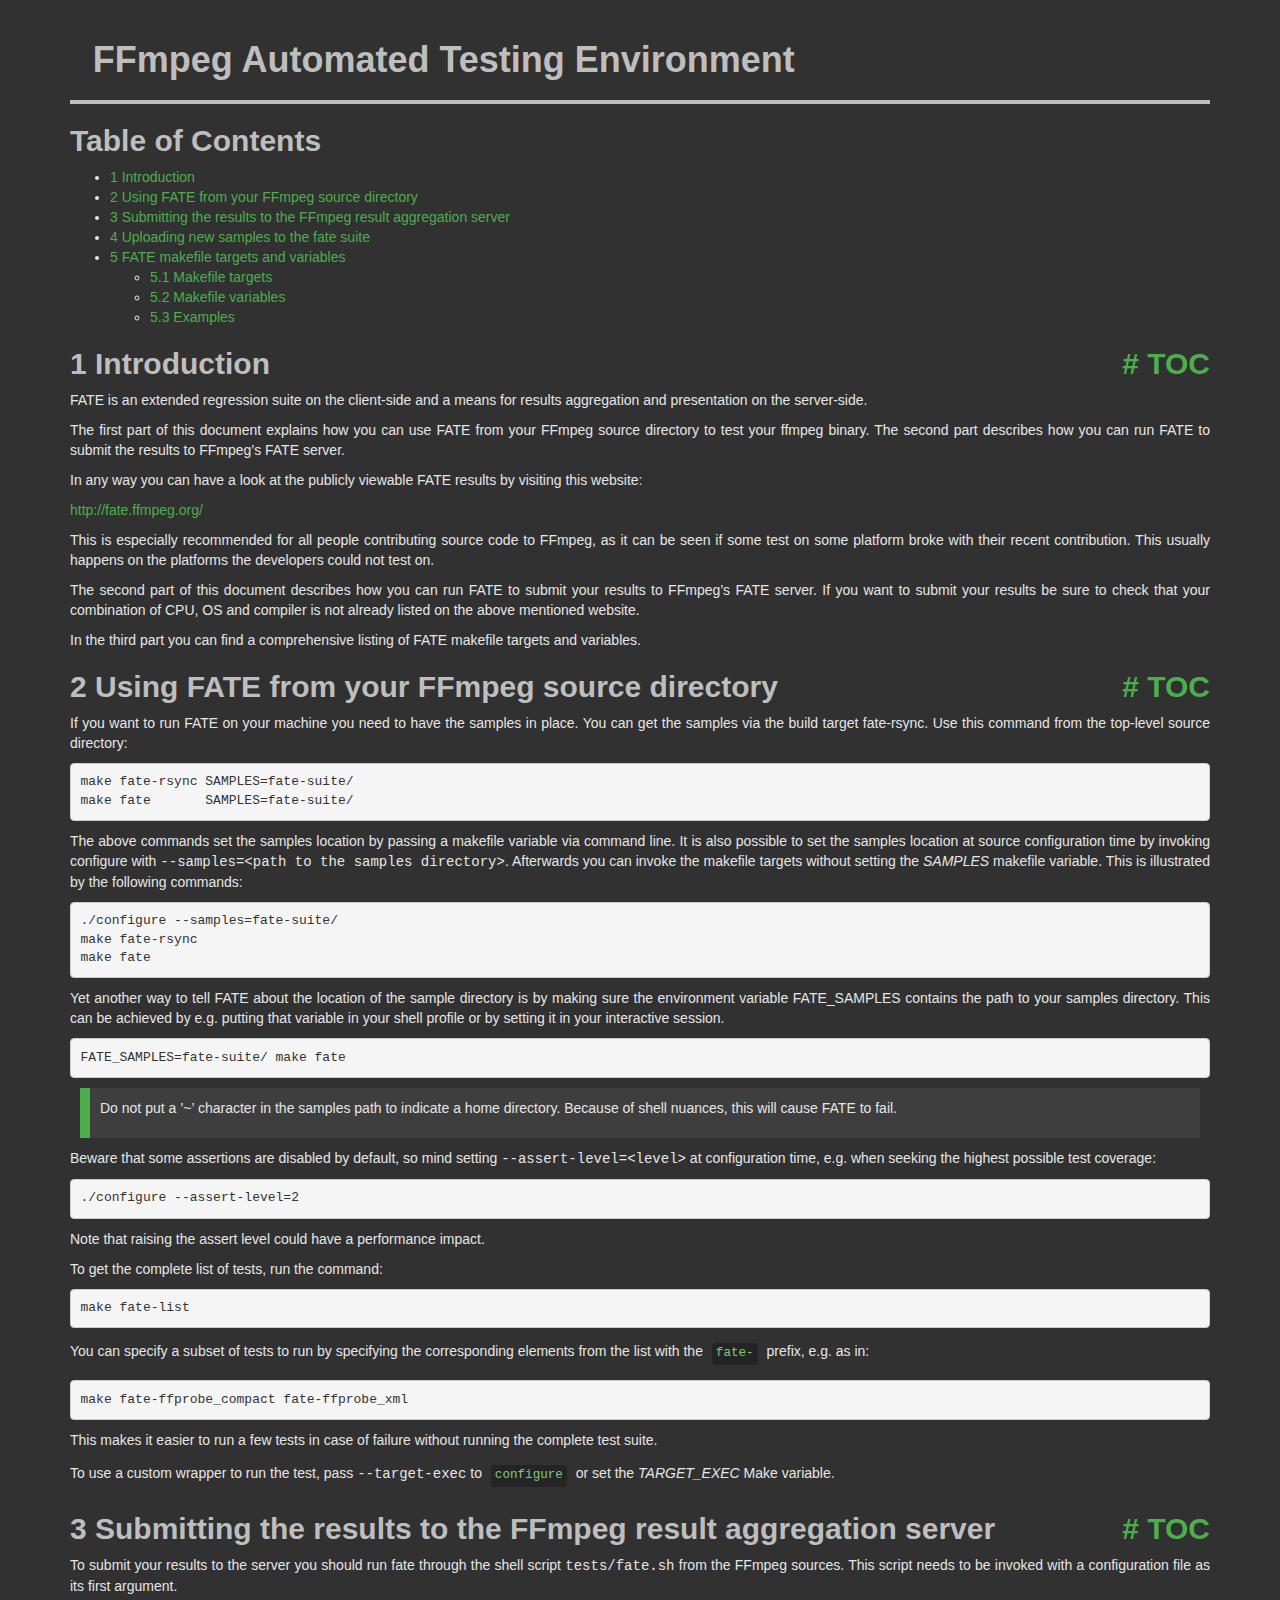
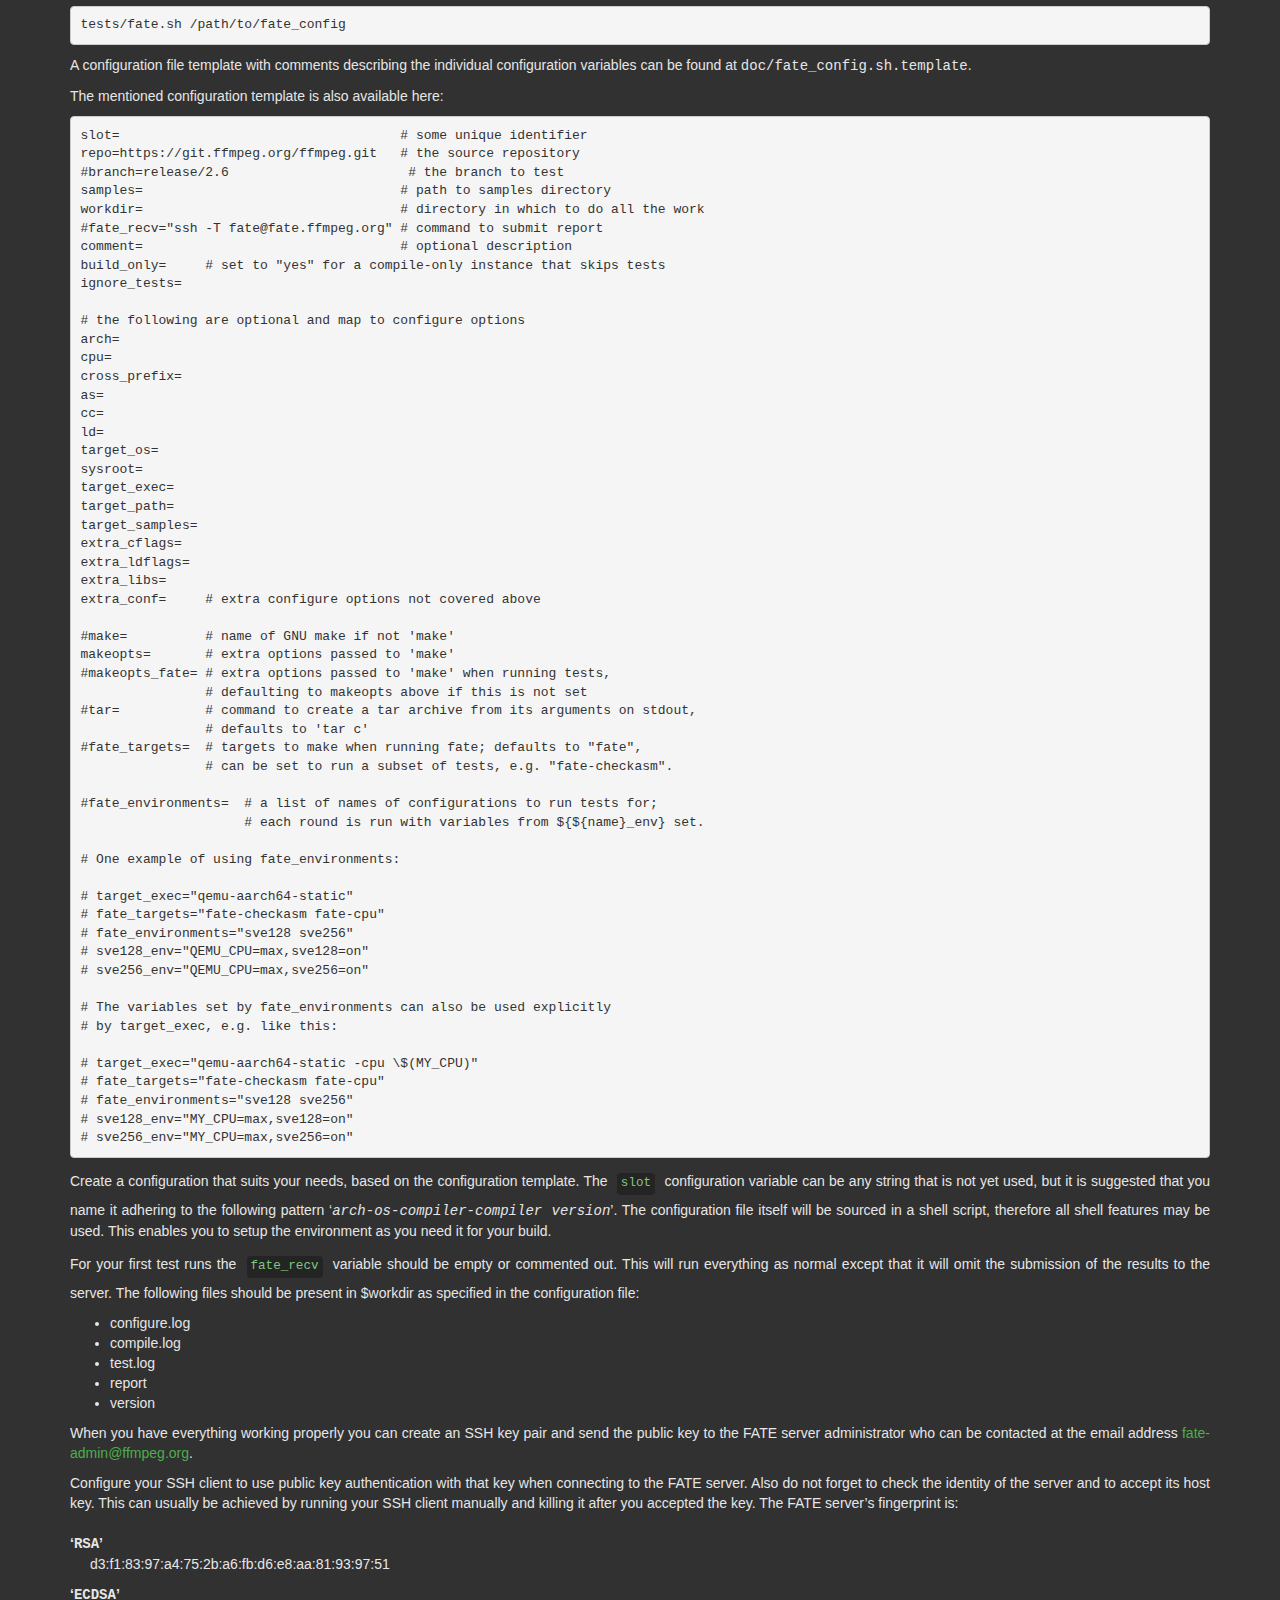
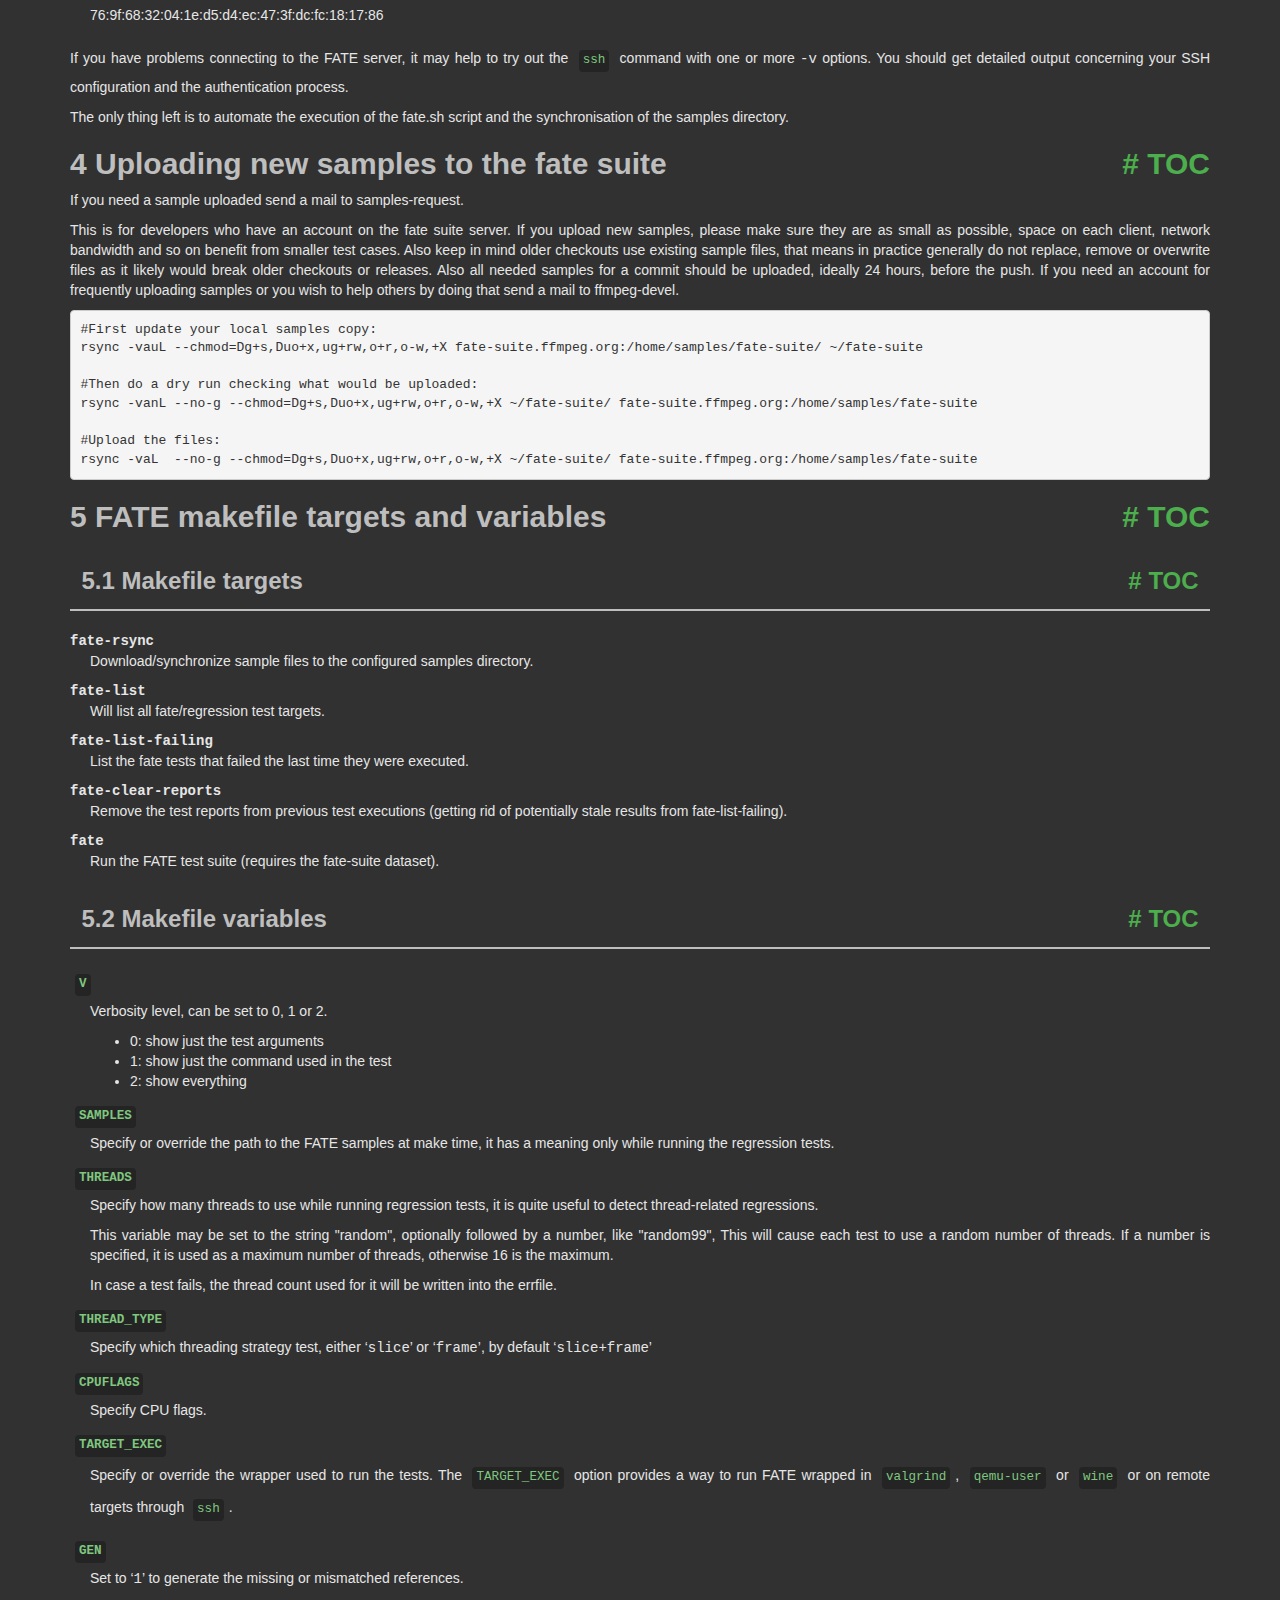
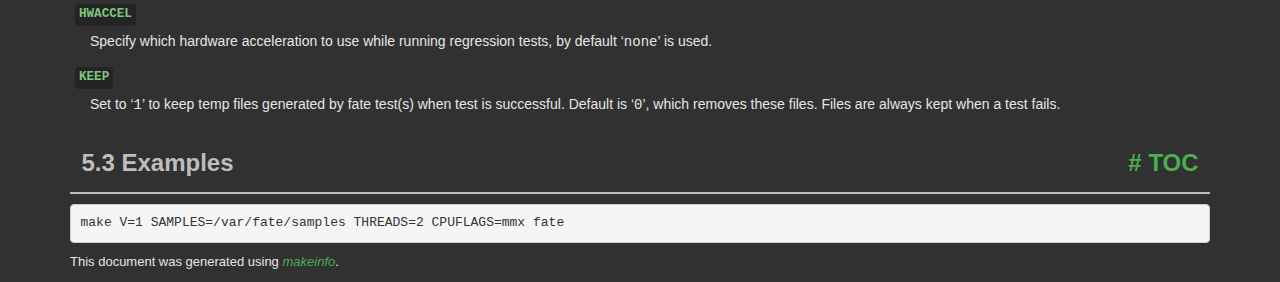
<file: ffmpeg/ffmpeg-master-latest-win64-gpl/doc/fate.html>
<!DOCTYPE html PUBLIC "-//W3C//DTD HTML 4.01 Transitional//EN" "http://www.w3.org/TR/html4/loose.dtd">
<html>
<!-- Created by , GNU Texinfo 7.1.1 -->
  <head>
    <meta charset="utf-8">
    <title>
      FFmpeg Automated Testing Environment
    </title>
    <meta name="viewport" content="width=device-width,initial-scale=1.0">
    <link rel="stylesheet" type="text/css" href="bootstrap.min.css">
    <link rel="stylesheet" type="text/css" href="style.min.css">
  </head>
  <body>
    <div class="container">
      <h1>
      FFmpeg Automated Testing Environment
      </h1>


<a name="Top"></a>
<a name="SEC_Top"></a>

<div class="element-contents" id="SEC_Contents">
<h2 class="contents-heading">Table of Contents</h2>

<div class="contents">

<ul class="toc-numbered-mark">
  <li><a id="toc-Introduction" href="#Introduction">1 Introduction</a></li>
  <li><a id="toc-Using-FATE-from-your-FFmpeg-source-directory" href="#Using-FATE-from-your-FFmpeg-source-directory">2 Using FATE from your FFmpeg source directory</a></li>
  <li><a id="toc-Submitting-the-results-to-the-FFmpeg-result-aggregation-server" href="#Submitting-the-results-to-the-FFmpeg-result-aggregation-server">3 Submitting the results to the FFmpeg result aggregation server</a></li>
  <li><a id="toc-Uploading-new-samples-to-the-fate-suite" href="#Uploading-new-samples-to-the-fate-suite">4 Uploading new samples to the fate suite</a></li>
  <li><a id="toc-FATE-makefile-targets-and-variables" href="#FATE-makefile-targets-and-variables">5 FATE makefile targets and variables</a>
  <ul class="toc-numbered-mark">
    <li><a id="toc-Makefile-targets" href="#Makefile-targets">5.1 Makefile targets</a></li>
    <li><a id="toc-Makefile-variables" href="#Makefile-variables">5.2 Makefile variables</a></li>
    <li><a id="toc-Examples" href="#Examples">5.3 Examples</a></li>
  </ul></li>
</ul>
</div>
</div>

<a name="Introduction"></a>
<h2 class="chapter">1 Introduction<span class="pull-right"><a class="anchor hidden-xs" href="#Introduction" aria-hidden="true">#</a> <a class="anchor hidden-xs"href="#toc-Introduction" aria-hidden="true">TOC</a></span></h2>

<p>FATE is an extended regression suite on the client-side and a means
for results aggregation and presentation on the server-side.
</p>
<p>The first part of this document explains how you can use FATE from
your FFmpeg source directory to test your ffmpeg binary. The second
part describes how you can run FATE to submit the results to FFmpeg&rsquo;s
FATE server.
</p>
<p>In any way you can have a look at the publicly viewable FATE results
by visiting this website:
</p>
<p><a class="url" href="http://fate.ffmpeg.org/">http://fate.ffmpeg.org/</a>
</p>
<p>This is especially recommended for all people contributing source
code to FFmpeg, as it can be seen if some test on some platform broke
with their recent contribution. This usually happens on the platforms
the developers could not test on.
</p>
<p>The second part of this document describes how you can run FATE to
submit your results to FFmpeg&rsquo;s FATE server. If you want to submit your
results be sure to check that your combination of CPU, OS and compiler
is not already listed on the above mentioned website.
</p>
<p>In the third part you can find a comprehensive listing of FATE makefile
targets and variables.
</p>

<a name="Using-FATE-from-your-FFmpeg-source-directory"></a>
<h2 class="chapter">2 Using FATE from your FFmpeg source directory<span class="pull-right"><a class="anchor hidden-xs" href="#Using-FATE-from-your-FFmpeg-source-directory" aria-hidden="true">#</a> <a class="anchor hidden-xs"href="#toc-Using-FATE-from-your-FFmpeg-source-directory" aria-hidden="true">TOC</a></span></h2>

<p>If you want to run FATE on your machine you need to have the samples
in place. You can get the samples via the build target fate-rsync.
Use this command from the top-level source directory:
</p>
<div class="example">
<pre class="example-preformatted">make fate-rsync SAMPLES=fate-suite/
make fate       SAMPLES=fate-suite/
</pre></div>

<p>The above commands set the samples location by passing a makefile
variable via command line. It is also possible to set the samples
location at source configuration time by invoking configure with
<samp class="option">--samples=&lt;path to the samples directory&gt;</samp>. Afterwards you can
invoke the makefile targets without setting the <var class="var">SAMPLES</var> makefile
variable. This is illustrated by the following commands:
</p>
<div class="example">
<pre class="example-preformatted">./configure --samples=fate-suite/
make fate-rsync
make fate
</pre></div>

<p>Yet another way to tell FATE about the location of the sample
directory is by making sure the environment variable FATE_SAMPLES
contains the path to your samples directory. This can be achieved
by e.g. putting that variable in your shell profile or by setting
it in your interactive session.
</p>
<div class="example">
<pre class="example-preformatted">FATE_SAMPLES=fate-suite/ make fate
</pre></div>

<div class="info">
<p>Do not put a &rsquo;~&rsquo; character in the samples path to indicate a home
directory. Because of shell nuances, this will cause FATE to fail.
</p></div>
<p>Beware that some assertions are disabled by default, so mind setting
<samp class="option">--assert-level=&lt;level&gt;</samp> at configuration time, e.g. when seeking
the highest possible test coverage:
</p><div class="example">
<pre class="example-preformatted">./configure --assert-level=2
</pre></div>
<p>Note that raising the assert level could have a performance impact.
</p>
<p>To get the complete list of tests, run the command:
</p><div class="example">
<pre class="example-preformatted">make fate-list
</pre></div>

<p>You can specify a subset of tests to run by specifying the
corresponding elements from the list with the <code class="code">fate-</code> prefix,
e.g. as in:
</p><div class="example">
<pre class="example-preformatted">make fate-ffprobe_compact fate-ffprobe_xml
</pre></div>

<p>This makes it easier to run a few tests in case of failure without
running the complete test suite.
</p>
<p>To use a custom wrapper to run the test, pass <samp class="option">--target-exec</samp> to
<code class="command">configure</code> or set the <var class="var">TARGET_EXEC</var> Make variable.
</p>

<a name="Submitting-the-results-to-the-FFmpeg-result-aggregation-server"></a>
<h2 class="chapter">3 Submitting the results to the FFmpeg result aggregation server<span class="pull-right"><a class="anchor hidden-xs" href="#Submitting-the-results-to-the-FFmpeg-result-aggregation-server" aria-hidden="true">#</a> <a class="anchor hidden-xs"href="#toc-Submitting-the-results-to-the-FFmpeg-result-aggregation-server" aria-hidden="true">TOC</a></span></h2>

<p>To submit your results to the server you should run fate through the
shell script <samp class="file">tests/fate.sh</samp> from the FFmpeg sources. This script needs
to be invoked with a configuration file as its first argument.
</p>
<div class="example">
<pre class="example-preformatted">tests/fate.sh /path/to/fate_config
</pre></div>

<p>A configuration file template with comments describing the individual
configuration variables can be found at <samp class="file">doc/fate_config.sh.template</samp>.
</p>
<p>The mentioned configuration template is also available here:
</p><pre class="verbatim">slot=                                    # some unique identifier
repo=https://git.ffmpeg.org/ffmpeg.git   # the source repository
#branch=release/2.6                       # the branch to test
samples=                                 # path to samples directory
workdir=                                 # directory in which to do all the work
#fate_recv=&quot;ssh -T fate@fate.ffmpeg.org&quot; # command to submit report
comment=                                 # optional description
build_only=     # set to &quot;yes&quot; for a compile-only instance that skips tests
ignore_tests=

# the following are optional and map to configure options
arch=
cpu=
cross_prefix=
as=
cc=
ld=
target_os=
sysroot=
target_exec=
target_path=
target_samples=
extra_cflags=
extra_ldflags=
extra_libs=
extra_conf=     # extra configure options not covered above

#make=          # name of GNU make if not 'make'
makeopts=       # extra options passed to 'make'
#makeopts_fate= # extra options passed to 'make' when running tests,
                # defaulting to makeopts above if this is not set
#tar=           # command to create a tar archive from its arguments on stdout,
                # defaults to 'tar c'
#fate_targets=  # targets to make when running fate; defaults to &quot;fate&quot;,
                # can be set to run a subset of tests, e.g. &quot;fate-checkasm&quot;.

#fate_environments=  # a list of names of configurations to run tests for;
                     # each round is run with variables from ${${name}_env} set.

# One example of using fate_environments:

# target_exec=&quot;qemu-aarch64-static&quot;
# fate_targets=&quot;fate-checkasm fate-cpu&quot;
# fate_environments=&quot;sve128 sve256&quot;
# sve128_env=&quot;QEMU_CPU=max,sve128=on&quot;
# sve256_env=&quot;QEMU_CPU=max,sve256=on&quot;

# The variables set by fate_environments can also be used explicitly
# by target_exec, e.g. like this:

# target_exec=&quot;qemu-aarch64-static -cpu \$(MY_CPU)&quot;
# fate_targets=&quot;fate-checkasm fate-cpu&quot;
# fate_environments=&quot;sve128 sve256&quot;
# sve128_env=&quot;MY_CPU=max,sve128=on&quot;
# sve256_env=&quot;MY_CPU=max,sve256=on&quot;
</pre>
<p>Create a configuration that suits your needs, based on the configuration
template. The <code class="env">slot</code> configuration variable can be any string that is not
yet used, but it is suggested that you name it adhering to the following
pattern &lsquo;<samp class="samp"><var class="var">arch</var>-<var class="var">os</var>-<var class="var">compiler</var>-<var class="var">compiler version</var></samp>&rsquo;. The
configuration file itself will be sourced in a shell script, therefore all
shell features may be used. This enables you to setup the environment as you
need it for your build.
</p>
<p>For your first test runs the <code class="env">fate_recv</code> variable should be empty or
commented out. This will run everything as normal except that it will omit
the submission of the results to the server. The following files should be
present in $workdir as specified in the configuration file:
</p>
<ul class="itemize mark-bullet">
<li>configure.log
    </li><li>compile.log
    </li><li>test.log
    </li><li>report
    </li><li>version
</li></ul>

<p>When you have everything working properly you can create an SSH key pair
and send the public key to the FATE server administrator who can be contacted
at the email address <a class="email" href="mailto:fate-admin@ffmpeg.org">fate-admin@ffmpeg.org</a>.
</p>
<p>Configure your SSH client to use public key authentication with that key
when connecting to the FATE server. Also do not forget to check the identity
of the server and to accept its host key. This can usually be achieved by
running your SSH client manually and killing it after you accepted the key.
The FATE server&rsquo;s fingerprint is:
</p>
<dl class="table">
<dt>&lsquo;<samp class="samp">RSA</samp>&rsquo;</dt>
<dd><p>d3:f1:83:97:a4:75:2b:a6:fb:d6:e8:aa:81:93:97:51
</p></dd>
<dt>&lsquo;<samp class="samp">ECDSA</samp>&rsquo;</dt>
<dd><p>76:9f:68:32:04:1e:d5:d4:ec:47:3f:dc:fc:18:17:86
</p></dd>
</dl>

<p>If you have problems connecting to the FATE server, it may help to try out
the <code class="command">ssh</code> command with one or more <samp class="option">-v</samp> options. You should
get detailed output concerning your SSH configuration and the authentication
process.
</p>
<p>The only thing left is to automate the execution of the fate.sh script and
the synchronisation of the samples directory.
</p>
<a name="Uploading-new-samples-to-the-fate-suite"></a>
<h2 class="chapter">4 Uploading new samples to the fate suite<span class="pull-right"><a class="anchor hidden-xs" href="#Uploading-new-samples-to-the-fate-suite" aria-hidden="true">#</a> <a class="anchor hidden-xs"href="#toc-Uploading-new-samples-to-the-fate-suite" aria-hidden="true">TOC</a></span></h2>

<p>If you need a sample uploaded send a mail to samples-request.
</p>
<p>This is for developers who have an account on the fate suite server.
If you upload new samples, please make sure they are as small as possible,
space on each client, network bandwidth and so on benefit from smaller test cases.
Also keep in mind older checkouts use existing sample files, that means in
practice generally do not replace, remove or overwrite files as it likely would
break older checkouts or releases.
Also all needed samples for a commit should be uploaded, ideally 24
hours, before the push.
If you need an account for frequently uploading samples or you wish to help
others by doing that send a mail to ffmpeg-devel.
</p>
<div class="example">
<pre class="example-preformatted">#First update your local samples copy:
rsync -vauL --chmod=Dg+s,Duo+x,ug+rw,o+r,o-w,+X fate-suite.ffmpeg.org:/home/samples/fate-suite/ ~/fate-suite

#Then do a dry run checking what would be uploaded:
rsync -vanL --no-g --chmod=Dg+s,Duo+x,ug+rw,o+r,o-w,+X ~/fate-suite/ fate-suite.ffmpeg.org:/home/samples/fate-suite

#Upload the files:
rsync -vaL  --no-g --chmod=Dg+s,Duo+x,ug+rw,o+r,o-w,+X ~/fate-suite/ fate-suite.ffmpeg.org:/home/samples/fate-suite
</pre></div>


<a name="FATE-makefile-targets-and-variables"></a>
<h2 class="chapter">5 FATE makefile targets and variables<span class="pull-right"><a class="anchor hidden-xs" href="#FATE-makefile-targets-and-variables" aria-hidden="true">#</a> <a class="anchor hidden-xs"href="#toc-FATE-makefile-targets-and-variables" aria-hidden="true">TOC</a></span></h2>

<a name="Makefile-targets"></a>
<h3 class="section">5.1 Makefile targets<span class="pull-right"><a class="anchor hidden-xs" href="#Makefile-targets" aria-hidden="true">#</a> <a class="anchor hidden-xs"href="#toc-Makefile-targets" aria-hidden="true">TOC</a></span></h3>

<dl class="table">
<dt><samp class="option">fate-rsync</samp></dt>
<dd><p>Download/synchronize sample files to the configured samples directory.
</p>
</dd>
<dt><samp class="option">fate-list</samp></dt>
<dd><p>Will list all fate/regression test targets.
</p>
</dd>
<dt><samp class="option">fate-list-failing</samp></dt>
<dd><p>List the fate tests that failed the last time they were executed.
</p>
</dd>
<dt><samp class="option">fate-clear-reports</samp></dt>
<dd><p>Remove the test reports from previous test executions (getting rid of
potentially stale results from fate-list-failing).
</p>
</dd>
<dt><samp class="option">fate</samp></dt>
<dd><p>Run the FATE test suite (requires the fate-suite dataset).
</p></dd>
</dl>

<a name="Makefile-variables"></a>
<h3 class="section">5.2 Makefile variables<span class="pull-right"><a class="anchor hidden-xs" href="#Makefile-variables" aria-hidden="true">#</a> <a class="anchor hidden-xs"href="#toc-Makefile-variables" aria-hidden="true">TOC</a></span></h3>

<dl class="table">
<dt><code class="env">V</code></dt>
<dd><p>Verbosity level, can be set to 0, 1 or 2.
    </p><ul class="itemize mark-bullet">
<li>0: show just the test arguments
        </li><li>1: show just the command used in the test
        </li><li>2: show everything
    </li></ul>

</dd>
<dt><code class="env">SAMPLES</code></dt>
<dd><p>Specify or override the path to the FATE samples at make time, it has a
meaning only while running the regression tests.
</p>
</dd>
<dt><code class="env">THREADS</code></dt>
<dd><p>Specify how many threads to use while running regression tests, it is
quite useful to detect thread-related regressions.
</p>
<p>This variable may be set to the string &quot;random&quot;, optionally followed by a
number, like &quot;random99&quot;, This will cause each test to use a random number of
threads. If a number is specified, it is used as a maximum number of threads,
otherwise 16 is the maximum.
</p>
<p>In case a test fails, the thread count used for it will be written into the
errfile.
</p>
</dd>
<dt><code class="env">THREAD_TYPE</code></dt>
<dd><p>Specify which threading strategy test, either &lsquo;<samp class="samp">slice</samp>&rsquo; or &lsquo;<samp class="samp">frame</samp>&rsquo;,
by default &lsquo;<samp class="samp">slice+frame</samp>&rsquo;
</p>
</dd>
<dt><code class="env">CPUFLAGS</code></dt>
<dd><p>Specify CPU flags.
</p>
</dd>
<dt><code class="env">TARGET_EXEC</code></dt>
<dd><p>Specify or override the wrapper used to run the tests.
The <code class="env">TARGET_EXEC</code> option provides a way to run FATE wrapped in
<code class="command">valgrind</code>, <code class="command">qemu-user</code> or <code class="command">wine</code> or on remote targets
through <code class="command">ssh</code>.
</p>
</dd>
<dt><code class="env">GEN</code></dt>
<dd><p>Set to &lsquo;<samp class="samp">1</samp>&rsquo; to generate the missing or mismatched references.
</p>
</dd>
<dt><code class="env">HWACCEL</code></dt>
<dd><p>Specify which hardware acceleration to use while running regression tests,
by default &lsquo;<samp class="samp">none</samp>&rsquo; is used.
</p>
</dd>
<dt><code class="env">KEEP</code></dt>
<dd><p>Set to &lsquo;<samp class="samp">1</samp>&rsquo; to keep temp files generated by fate test(s) when test is successful.
Default is &lsquo;<samp class="samp">0</samp>&rsquo;, which removes these files. Files are always kept when a test
fails.
</p>
</dd>
</dl>

<a name="Examples"></a>
<h3 class="section">5.3 Examples<span class="pull-right"><a class="anchor hidden-xs" href="#Examples" aria-hidden="true">#</a> <a class="anchor hidden-xs"href="#toc-Examples" aria-hidden="true">TOC</a></span></h3>

<div class="example">
<pre class="example-preformatted">make V=1 SAMPLES=/var/fate/samples THREADS=2 CPUFLAGS=mmx fate
</pre></div>
      <p style="font-size: small;">
        This document was generated using <a class="uref" href="https://www.gnu.org/software/texinfo/"><em class="emph">makeinfo</em></a>.
      </p>
    </div>
  </body>
</html>
</file>
<file: ffmpeg/ffmpeg-master-latest-win64-gpl/doc/style.min.css>
/*!
The MIT License (MIT)

Copyright (c) 2014 Barbara Lepage <db0company@gmail.com>

Permission is hereby granted, free of charge, to any person obtaining a copy
of this software and associated documentation files (the "Software"), to deal
in the Software without restriction, including without limitation the rights
to use, copy, modify, merge, publish, distribute, sublicense, and/or sell
copies of the Software, and to permit persons to whom the Software is
furnished to do so, subject to the following conditions:

The above copyright notice and this permission notice shall be included in all
copies or substantial portions of the Software.

THE SOFTWARE IS PROVIDED "AS IS", WITHOUT WARRANTY OF ANY KIND, EXPRESS OR
IMPLIED, INCLUDING BUT NOT LIMITED TO THE WARRANTIES OF MERCHANTABILITY,
FITNESS FOR A PARTICULAR PURPOSE AND NONINFRINGEMENT. IN NO EVENT SHALL THE
AUTHORS OR COPYRIGHT HOLDERS BE LIABLE FOR ANY CLAIM, DAMAGES OR OTHER
LIABILITY, WHETHER IN AN ACTION OF CONTRACT, TORT OR OTHERWISE, ARISING FROM,
OUT OF OR IN CONNECTION WITH THE SOFTWARE OR THE USE OR OTHER DEALINGS IN THE
SOFTWARE.
 */body{background-color:#313131;color:#e6e6e6;text-align:justify}body, h1, h2, h3, h4, h5, h6{font-family:"Lucida Grande","Lucida Sans Unicode","Lucida Sans","Helvetica Neue",Helvetica,Verdana,Tahoma,sans-serif}a{color:#4cae4c}a strong{color:#e6e6e6}a:hover{color:#7fc77f}a:hover strong{color:#4cae4c}main{width:100% ! important;min-height:600px;margin:auto}h1, h2, h3, h4{font-weight:bold;text-align:left}h1, h2, h3{color:#bebebe}h1 strong, h2 strong, h3 strong{color:#e6e6e6}h4, h5, h6{color:#3c8b3c}h1{border-bottom:4px #bebebe solid;padding:20px 2%}h3{border-bottom:2px #bebebe solid;padding:15px 1%}h4{border-bottom:1px solid #e6e6e6;padding:10px 0;margin:20px 0;color:#e6e6e6}.list-group .list-group-item{background-color:#3e3e3e;border-color:black}.list-group.list-group-big .list-group-item{padding:25px}.list-group a.list-group-item{color:#7fc77f}.list-group a.list-group-item:hover{background-color:#313131;color:#4cae4c}.well{background-color:#242424;border-color:black;color:#bebebe}.well strong{color:#e6e6e6}.well code{background-color:#313131}.well hr{border-color:#3c8b3c}.well h3{margin:5px 0 15px 0;border:0;padding:0}.well a{color:#4cae4c}.well a.btn{color:white}.well small{display:block;padding:0 10px;font-style:italic}.well.example{padding-top:40px;margin-bottom:130px}.well.example pre{margin:50px;margin-bottom:30px;font-size:1.5em}.well.example .btn{margin-right:50px;margin-bottom:20px}.well.well-with-icon{min-height:136px}.well.well-with-icon .pull-right,.well.well-with-icon .pull-left{background-color:#4cae4c;color:#e6e6e6;padding:10px;border-radius:5px;margin:5px}.well.well-with-icon .pull-right{margin-left:20px}.well.well-with-icon .pull-left{margin-right:20px}a.well{display:block}a.well:hover{text-decoration:none;opacity:0.8}.info, .warning{margin:10px;padding:10px;background-color:#3e3e3e;color:#e6e6e6}.info code, .warning code{background-color:#313131}.info{border-left:10px #4cae4c solid}.warning{border-left:10px #ae4c4c solid}.with-icon{padding:30px}.with-icon .pull-left{padding-right:30px}.with-icon .pull-right{padding-left:30px}dd{margin-left:20px}code{background-color:#242424;color:#7fc77f;display:inline-block;margin:5px}.table{margin:20px 0;border-radius:4px}.table th,.table td,.table tr{border:1px solid #171717}.table tr th{background-color:#3e3e3e;border-bottom:2px solid #e6e6e6}.table tr:nth-child(odd){background-color:#242424}#sidebar-wrapper, .navbar{background-color:#171717;overflow-x:hidden}#sidebar-wrapper .sidebar-brand img,#sidebar-wrapper .navbar-brand img, .navbar .sidebar-brand img, .navbar .navbar-brand img{opacity:0.6;margin-right:8px}#sidebar-wrapper .sidebar-brand:hover,#sidebar-wrapper .navbar-brand:hover, .navbar .sidebar-brand:hover, .navbar .navbar-brand:hover{color:#fff}#sidebar-wrapper .sidebar-brand:hover img,#sidebar-wrapper .navbar-brand:hover img, .navbar .sidebar-brand:hover img, .navbar .navbar-brand:hover img{opacity:1}#sidebar-wrapper .sidebar-nav li ul, .navbar .sidebar-nav li ul{list-style-type:none;padding:0}#sidebar-wrapper .sidebar-nav li ul li, .navbar .sidebar-nav li ul li{line-height:20px}#sidebar-wrapper .sidebar-nav li ul li a, .navbar .sidebar-nav li ul li a{padding-left:20px}.content-header{height:auto;background-color:#242424}.content-header h1{color:#e6e6e6;display:block;margin:0;margin-bottom:20px;line-height:normal;border-bottom:none}#download h4, #index h4{margin-top:180px}#download h4.first, #index h4.first{margin-top:20px}#download h4.first small, #index h4.first small{color:inherit;font-size:1em}#download .btn-download-wrapper, #index .btn-download-wrapper{text-align:center;margin:160px auto}#download .btn-download-wrapper .btn, #index .btn-download-wrapper .btn{font-size:3em;padding:3%;display:inline-block;margin-bottom:5px}#download .btn-download-wrapper small, #index .btn-download-wrapper small{display:block;font-size:0.4em}#download h2.description, #index h2.description{color:#e6e6e6;font-size:2em;font-weight:bold;margin:120px 50px;line-height:2em}#download h2.description .label, #index h2.description .label{font-size:0.5em}#download .btn-download-wrapper{margin:40px auto}#download .os-selector{text-align:center;color:#e6e6e6;margin:30px 0}#download .os-selector a.btn-build{color:#e6e6e6;display:block;padding:20px;border-radius:2px}#download .os-selector .btn-build[href="#build-linux"]{background-color:#e43}#download .os-selector .btn-build[href="#build-linux"]:hover{color:#e43;background-color:#e6e6e6}#download .os-selector .btn-build[href="#build-windows"]{background-color:#06a}#download .os-selector .btn-build[href="#build-windows"]:hover{color:#06a;background-color:#e6e6e6}#download .os-selector .btn-build[href="#build-mac"]{background-color:darkgrey}#download .os-selector .btn-build[href="#build-mac"]:hover{color:darkgrey;background-color:#e6e6e6}#download .os-selector .tab-content{margin-top:20px}#download .os-selector #build-linux h3{color:#e43}#download .os-selector #build-windows h3{color:#06a}#download .os-selector #build-mac h3{color:darkgrey}footer{background-color:#242424;border-top:1px #101010 solid;padding:20px 0%}footer a{display:block}footer img[alt="FFmpeg"]{width:50%;display:block;margin:auto}.example.user-good pre{color:#bfbfbf;border:1px solid #357735;border-left:10px solid #357735;background-color:#242424}.example.user-bad pre{color:#bfbfbf;border:1px solid #ae4c4c;border-left:10px solid #ae4c4c;background-color:#242424}
</file>
